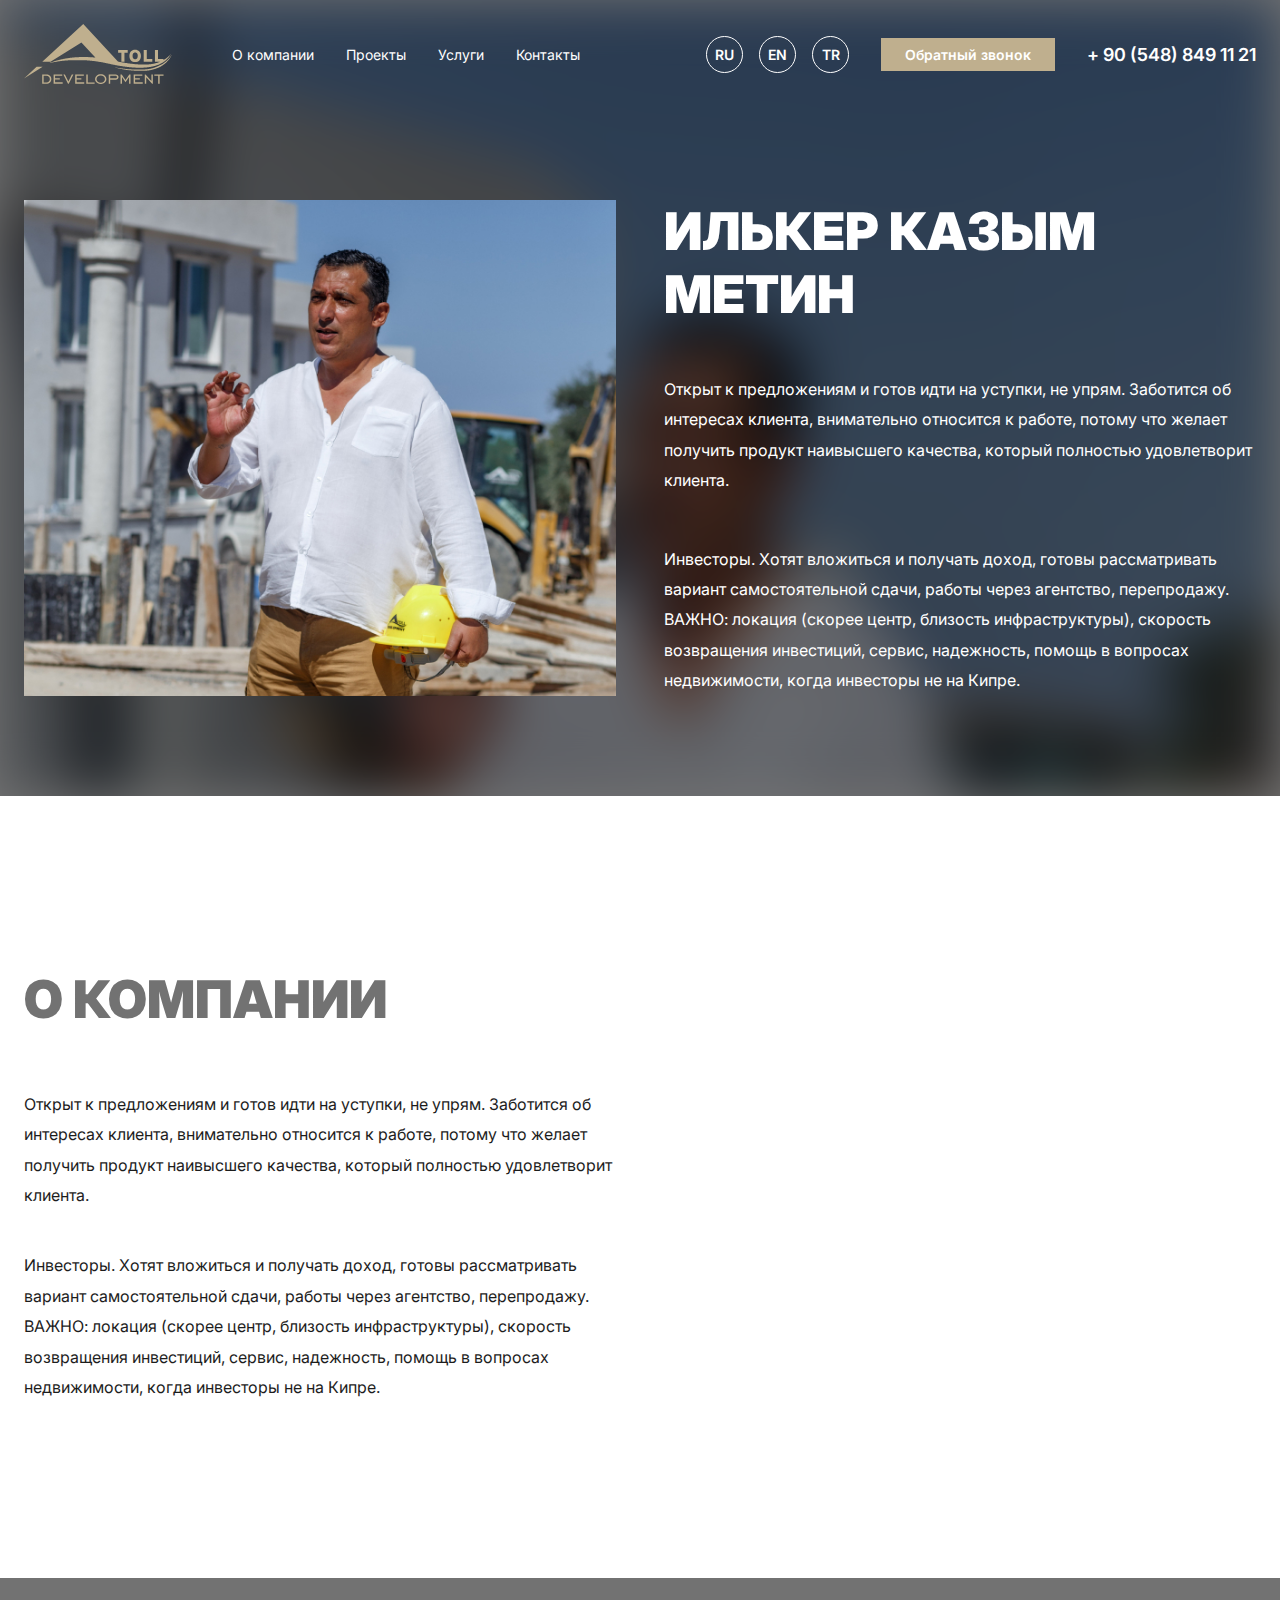
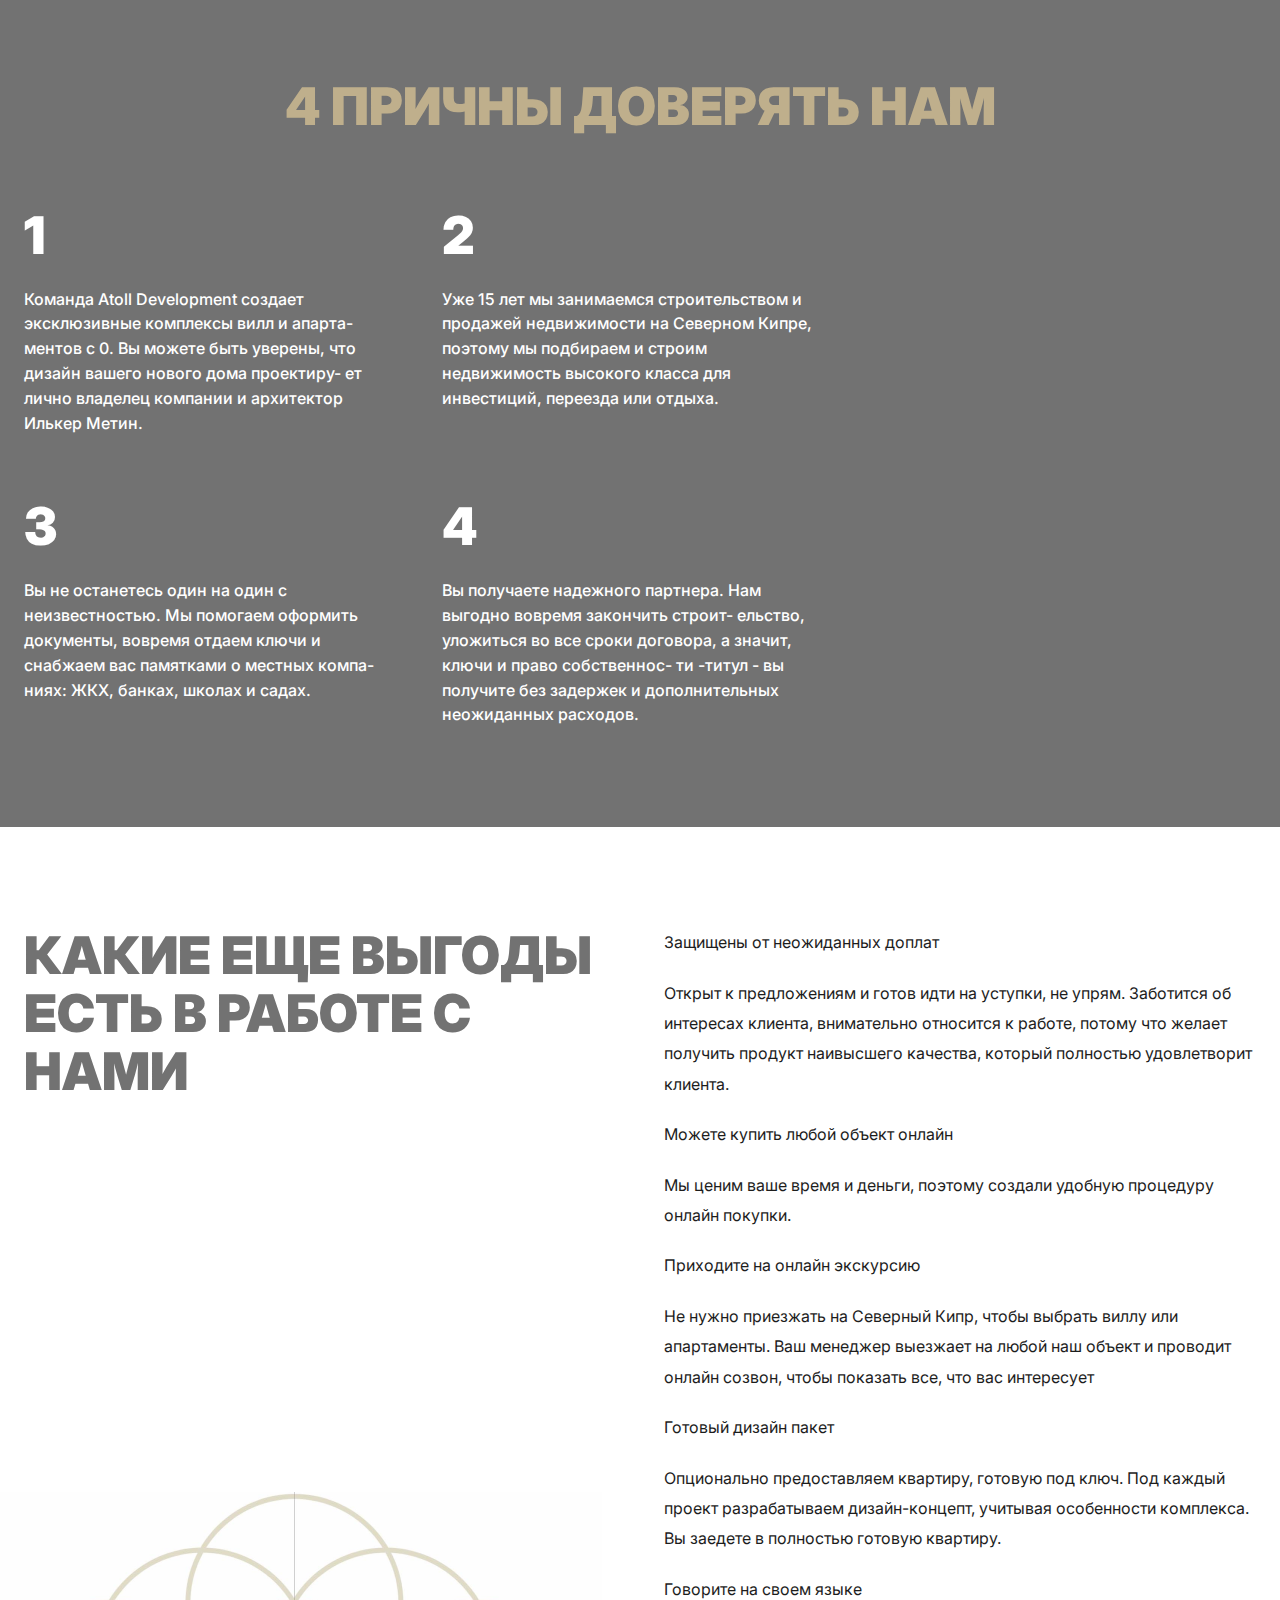
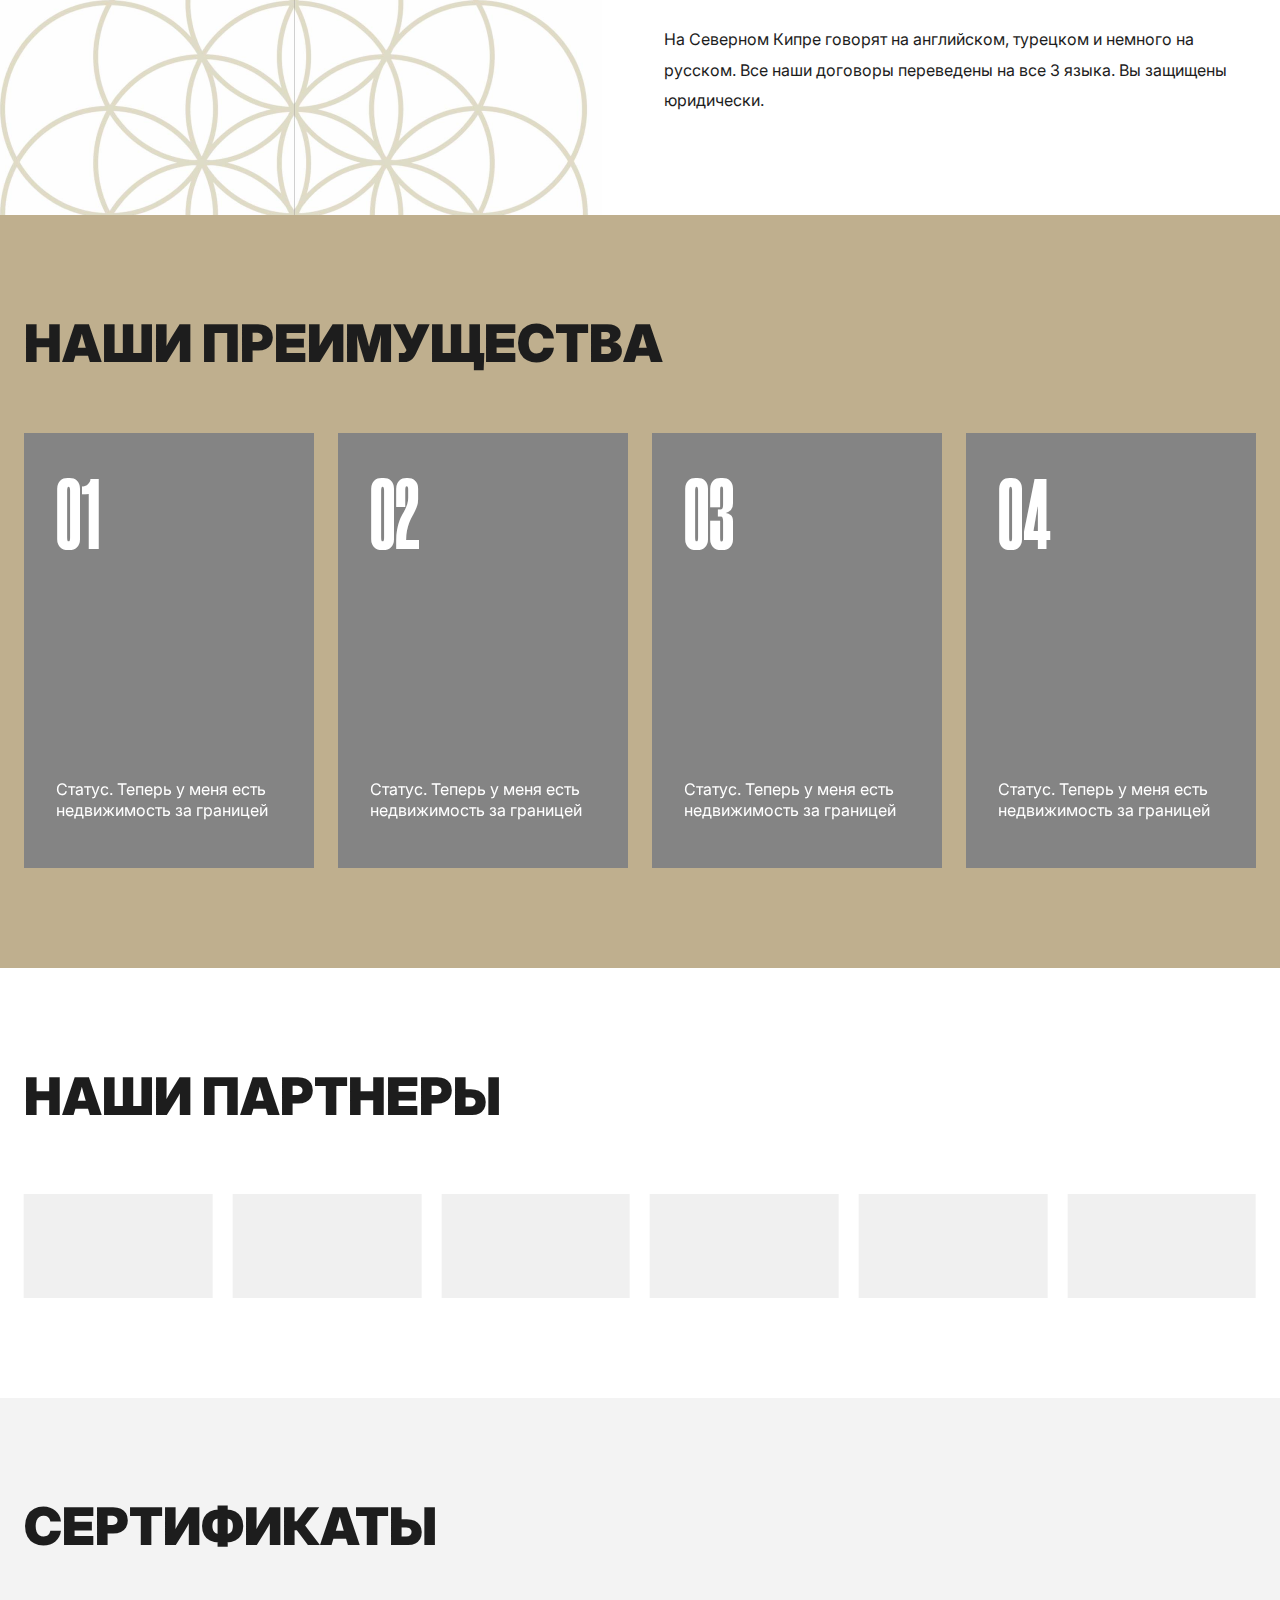
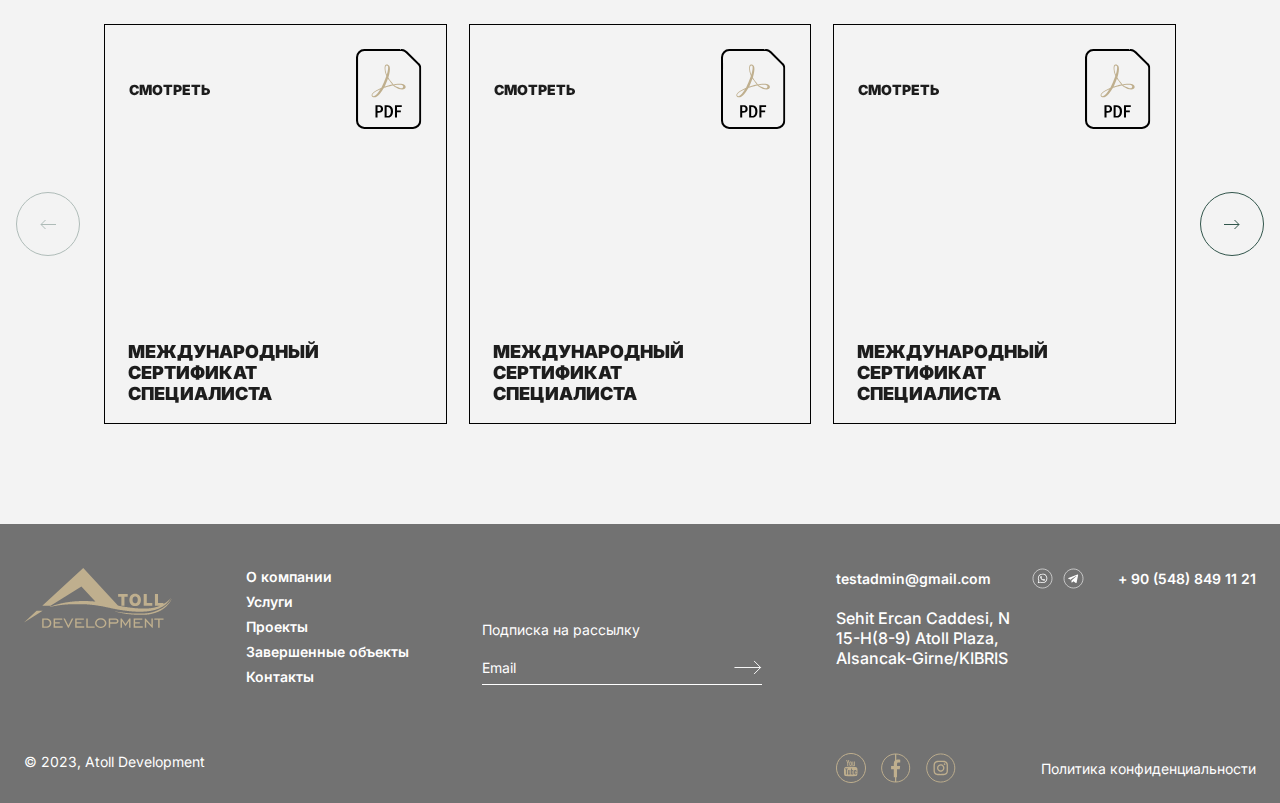
<file: about.html>
<!DOCTYPE html>
<html lang="ru">
	<head>
		<meta http-equiv="Content-Type" content="text/html; charset=utf-8">

		<!-- Адаптирование страницы для мобильных устройств -->
		<meta name="viewport" content="width=device-width, initial-scale=1, maximum-scale=1">

		<!-- Запрет распознования номера телефона -->
		<meta name="format-detection" content="telephone=no">
		<meta name="SKYPE_TOOLBAR" content ="SKYPE_TOOLBAR_PARSER_COMPATIBLE">

		<!-- Заголовок страницы -->
		<title>Заголовок страницы</title>

		<!-- Данное значение часто используют(использовали) поисковые системы -->
		<meta name="description" content="">
		<meta name="keywords" content="">

		<!-- Изменение цвета панели моб. браузера -->
		<meta name="msapplication-TileColor" content="#6AB12F">
		<meta name="theme-color" content="#6AB12F">

		<!-- Подключение шрифтов с гугла -->
		<link rel="preconnect" href="https://fonts.googleapis.com">
		<link rel="preconnect" href="https://fonts.gstatic.com" crossorigin>
		<link href="https://fonts.googleapis.com/css2?family=Inter:wght@100;200;300;400;500;600;700;800;900&display=swap" rel="stylesheet">

		<!-- Подключение файлов стилей -->
		<link rel="stylesheet" href="css/swiper-bundle.min.css" async>
		<link rel="stylesheet" href="css/swiper.css" async>
		<link rel="stylesheet" href="css/fancybox.css" async>
		<link rel="stylesheet" href="css/styles.css" async>

		<link rel="stylesheet" href="css/response_1899.css" media="print, (max-width: 1899px)" async>
		<link rel="stylesheet" href="css/response_1439.css" media="print, (max-width: 1439px)" async>
		<link rel="stylesheet" href="css/response_1279.css" media="print, (max-width: 1279px)" async>
		<link rel="stylesheet" href="css/response_1023.css" media="print, (max-width: 1023px)" async>
		<link rel="stylesheet" href="css/response_767.css" media="print, (max-width: 767px)" async>
		<link rel="stylesheet" href="css/response_479.css" media="(max-width: 479px)" async>
	</head>

	<body>
		<div class="wrap">
			<div class="main">
				<header class="absolute">
					<button class="mob_close_btn"></button>

					<div class="scroll">
						<div class="cont row">
							<a href="/" class="logo">
								<img src="images/logo.svg" alt="">
							</a>

							<nav class="menu row">
								<div class="menu_item">
									<a href="/">О компании</a>
								</div>

								<div class="menu_item">
									<a href="/">Проекты</a>
								</div>

								<div class="menu_item">
									<a href="/">Услуги</a>
								</div>

								<div class="menu_item">
									<a href="/">Контакты</a>
								</div>
							</nav>

							<div class="langs">
								<div><a href="/">RU</a></div>
								<div><a href="/">EN</a></div>
								<div><a href="/">TR</a></div>
							</div>

							<button class="callback_btn modal_btn" data-modal="order_modal">Обратный звонок</button>

							<div class="phone">
								<a href="tel:+905488491121">+ 90 (548) 849 11 21</a>
							</div>
						</div>
					</div>
				</header>


				<section class="mob_header absolute">
					<div class="cont row">
						<a href="/" class="logo">
							<img src="images/logo.svg" alt="">
						</a>

						<div class="phone">
							<a href="tel:+905488491121">+ 90 (548) 849 11 21</a>
						</div>

						<button class="mob_menu_btn">
							<span></span>
						</button>
					</div>
				</section>


				<section class="about_head">
					<div class="cont row mini">
						<div class="photo">
							<img data-src="images/tmp/about_head_photo.jpg" alt="" class="lazyload">
						</div>

						<div class="data">
							<div class="name">Илькер  Казым  Метин</div>

							<div class="desc">
								<p>Открыт к предложениям и готов идти на уступки, не упрям. Заботится об интересах клиента, внимательно относится к работе, потому что желает получить продукт наивысшего качества, который полностью удовлетворит клиента.</p>

								<p>Инвесторы. Хотят вложиться и получать доход, готовы рассматривать вариант самостоятельной сдачи, работы через агентство, перепродажу. ВАЖНО: локация (скорее центр, близость инфраструктуры), скорость возвращения инвестиций, сервис, надежность, помощь в вопросах недвижимости, когда инвесторы не на Кипре.</p>
							</div>
						</div>
					</div>

					<img data-src="images/tmp/bg_about_head.jpg" alt="" class="bg lazyload">
				</section>


				<section class="about_info block">
					<div class="cont mini row">
						<div class="data">
							<div class="block_head">
								<div class="title">О компании</div>
							</div>

							<div class="text_block">
								<p>Открыт к предложениям и готов идти на уступки, не упрям. Заботится об интересах клиента, внимательно относится к работе, потому что желает получить продукт наивысшего качества, который полностью удовлетворит клиента.</p>

								<p>Инвесторы. Хотят вложиться и получать доход, готовы рассматривать вариант самостоятельной сдачи, работы через агентство, перепродажу. ВАЖНО: локация (скорее центр, близость инфраструктуры), скорость возвращения инвестиций, сервис, надежность, помощь в вопросах недвижимости, когда инвесторы не на Кипре.</p>
							</div>
						</div>

						<div class="image">
							<img data-src="images/bg_advantages.png" alt="" class="lazyload">
						</div>
					</div>
				</section>


				<section class="reasons">
					<div class="cont mini">
						<div class="block_head center">
							<div class="title">4 причны доверять нам</div>
						</div>

						<div class="row">
							<div class="item">
								<div class="number">1</div>

								<div class="desc">Команда Atoll Development создает эксклюзивные комплексы вилл и апарта- ментов с 0. Вы можете быть уверены, что дизайн вашего нового дома проектиру- ет лично владелец компании и архитектор Илькер Метин.</div>
							</div>

							<div class="item">
								<div class="number">2</div>

								<div class="desc">Уже 15 лет мы занимаемся строительством и продажей недвижимости на Северном Кипре, поэтому мы подбираем и строим недвижимость высокого класса для инвестиций, переезда или отдыха.</div>
							</div>

							<div class="item">
								<div class="number">3</div>

								<div class="desc">Вы не останетесь один на один с неизвестностью. Мы помогаем оформить документы, вовремя отдаем ключи и снабжаем вас памятками о местных компа- ниях: ЖКХ, банках, школах и садах.</div>
							</div>

							<div class="item">
								<div class="number">4</div>

								<div class="desc">Вы получаете надежного партнера. Нам выгодно вовремя закончить строит- ельство, уложиться во все сроки договора, а значит, ключи и право собственнос- ти -титул - вы получите без задержек и дополнительных неожиданных расходов.</div>
							</div>
						</div>
					</div>

					<img data-src="images/tmp/reasons_img.jpg" alt="" class="img lazyload">
				</section>


				<section class="benefits">
					<div class="cont mini row">
						<div class="block_head">
							<div class="title">какие еще выгоды есть в работе с нами</div>
						</div>

						<div class="text_block">
							<p>Защищены от неожиданных доплат</p>

							<p>Открыт к предложениям и готов идти на уступки, не упрям. Заботится об интересах клиента, внимательно относится к работе, потому что желает получить продукт наивысшего качества, который полностью удовлетворит клиента.</p>

							<p>Можете купить любой объект онлайн</p>

							<p>Мы ценим ваше время и деньги, поэтому создали удобную процедуру онлайн покупки.</p>

							<p>Приходите на онлайн экскурсию</p>

							<p>Не нужно приезжать на Северный Кипр, чтобы выбрать виллу или апартаменты. Ваш менеджер выезжает на любой наш объект и проводит онлайн созвон, чтобы показать все, что вас интересует</p>

							<p>Готовый дизайн пакет</p>

							<p>Опционально предоставляем квартиру, готовую под ключ. Под каждый проект разрабатываем дизайн-концепт, учитывая особенности комплекса. Вы заедете в полностью готовую квартиру.</p>

							<p>Говорите на своем языке</p>

							<p>На Северном Кипре говорят на английском, турецком и немного на русском. Все наши договоры переведены на все 3 языка. Вы защищены юридически.</p>
						</div>
					</div>
				</section>


				<section class="advantages block">
					<div class="cont mini">
						<div class="block_head black">
							<div class="title">наши преимущества</div>
						</div>

						<div class="row">
							<div class="item">
								<div class="number"></div>

								<div class="name">Статус. Теперь у меня есть недвижимость за границей</div>

								<div class="thumb">
									<img data-src="images/tmp/advantage_thumb1.jpg" alt="" class="lazyload">
								</div>
							</div>

							<div class="item">
								<div class="number"></div>

								<div class="name">Статус. Теперь у меня есть недвижимость за границей</div>

								<div class="thumb">
									<img data-src="images/tmp/advantage_thumb2.jpg" alt="" class="lazyload">
								</div>
							</div>

							<div class="item">
								<div class="number"></div>

								<div class="name">Статус. Теперь у меня есть недвижимость за границей</div>

								<div class="thumb">
									<img data-src="images/tmp/advantage_thumb3.jpg" alt="" class="lazyload">
								</div>
							</div>

							<div class="item">
								<div class="number"></div>

								<div class="name">Статус. Теперь у меня есть недвижимость за границей</div>

								<div class="thumb">
									<img data-src="images/tmp/advantage_thumb4.jpg" alt="" class="lazyload">
								</div>
							</div>
						</div>
					</div>
				</section>


				<section class="partners block">
					<div class="cont mini">
						<div class="block_head">
							<div class="title">Наши партнеры</div>
						</div>
					</div>

					<div class="cont">
						<div class="swiper">
							<div class="swiper-wrapper">
								<div class="swiper-slide">
									<div class="item">
										<img data-src="images/tmp/partner_logo1.png" alt="" class="swiper-lazy">
									</div>
								</div>

								<div class="swiper-slide">
									<div class="item">
										<img data-src="images/tmp/partner_logo2.png" alt="" class="swiper-lazy">
									</div>
								</div>

								<div class="swiper-slide">
									<div class="item">
										<img data-src="images/tmp/partner_logo3.png" alt="" class="swiper-lazy">
									</div>
								</div>

								<div class="swiper-slide">
									<div class="item">
										<img data-src="images/tmp/partner_logo4.png" alt="" class="swiper-lazy">
									</div>
								</div>

								<div class="swiper-slide">
									<div class="item">
										<img data-src="images/tmp/partner_logo5.png" alt="" class="swiper-lazy">
									</div>
								</div>

								<div class="swiper-slide">
									<div class="item">
										<img data-src="images/tmp/partner_logo6.png" alt="" class="swiper-lazy">
									</div>
								</div>

								<div class="swiper-slide">
									<div class="item">
										<img data-src="images/tmp/partner_logo7.png" alt="" class="swiper-lazy">
									</div>
								</div>
							</div>
						</div>
					</div>

					<img data-src="images/tmp/bg_payment_info.png" alt="" class="bg lazyload">
				</section>


				<section class="certs">
					<div class="cont mini">
						<div class="block_head">
							<div class="title">Сертификаты</div>
						</div>

						<div class="swiper">
							<div class="swiper-wrapper">
								<div class="swiper-slide">
									<a href="/" class="cert">
										<div class="action">Смотреть</div>

										<img src="images/ic_pdf.svg" alt="" class="icon">

										<div class="name">международный сертификат специалиста</div>
									</a>
								</div>

								<div class="swiper-slide">
									<a href="/" class="cert">
										<div class="action">Смотреть</div>

										<img src="images/ic_pdf.svg" alt="" class="icon">

										<div class="name">международный сертификат специалиста</div>
									</a>
								</div>

								<div class="swiper-slide">
									<a href="/" class="cert">
										<div class="action">Смотреть</div>

										<img src="images/ic_pdf.svg" alt="" class="icon">

										<div class="name">международный сертификат специалиста</div>
									</a>
								</div>

								<div class="swiper-slide">
									<a href="/" class="cert">
										<div class="action">Смотреть</div>

										<img src="images/ic_pdf.svg" alt="" class="icon">

										<div class="name">международный сертификат специалиста</div>
									</a>
								</div>

								<div class="swiper-slide">
									<a href="/" class="cert">
										<div class="action">Смотреть</div>

										<img src="images/ic_pdf.svg" alt="" class="icon">

										<div class="name">международный сертификат специалиста</div>
									</a>
								</div>

								<div class="swiper-slide">
									<a href="/" class="cert">
										<div class="action">Смотреть</div>

										<img src="images/ic_pdf.svg" alt="" class="icon">

										<div class="name">международный сертификат специалиста</div>
									</a>
								</div>
							</div>

							<div class="swiper-button-prev">
								<svg class="icon"><use xlink:href="images/sprite.svg#ic_arrow_hor2"></use></svg>
							</div>

							<div class="swiper-button-next">
								<svg class="icon"><use xlink:href="images/sprite.svg#ic_arrow_hor2"></use></svg>
							</div>
						</div>
					</div>

					<img data-src="images/bg_certs.jpg" alt="" class="bg lazyload">
				</section>
			</div>


			<footer>
				<div class="cont mini row">
					<div class="logo">
						<img src="images/logo.svg" alt="">
					</div>

					<div class="links">
						<div><a href="/">О компании</a></div>
						<div><a href="/">Услуги</a></div>
						<div><a href="/">Проекты</a></div>
						<div><a href="/">Завершенные объекты</a></div>
						<div><a href="/">Контакты</a></div>
					</div>

					<div class="subscribe">
						<div class="title">Подписка на рассылку</div>

						<form action="">
							<input type="email" name="" value="" class="input" placeholder="Email">

							<button type="submit" class="submit_btn">
								<svg class="icon"><use xlink:href="images/sprite.svg#ic_arrow_hor"></use></svg>
							</button>
						</form>
					</div>

					<div class="contacts col_right">
						<div class="email">
							<a href="mailto:testadmin@gmail.com">testadmin@gmail.com</a>
						</div>

						<div class="messengers">
							<a href="/" target="_blank" rel="noopener nofollow">
								<svg class="icon"><use xlink:href="images/sprite.svg#ic_whatsapp"></use></svg>
							</a>

							<a href="/" target="_blank" rel="noopener nofollow">
								<svg class="icon"><use xlink:href="images/sprite.svg#ic_telegram"></use></svg>
							</a>
						</div>

						<div class="phone">
							<a href="tel:+905488491121">+ 90 (548) 849 11 21</a>
						</div>

						<div class="location">
							Sehit Ercan Caddesi, N<br> 15-H(8-9) Atoll Plaza,<br> Alsancak-Girne/KIBRIS
						</div>
					</div>
				</div>

				<div class="cont mini row">
					<div class="copyright">&copy; 2023, Atoll Development </div>

					<div class="col_right">
						<div class="socials">
							<a href="/" target="_blank" rel="noopener nofollow">
								<svg class="icon"><use xlink:href="images/sprite.svg#ic_youtube"></use></svg>
							</a>

							<a href="/" target="_blank" rel="noopener nofollow">
								<svg class="icon"><use xlink:href="images/sprite.svg#ic_fb"></use></svg>
							</a>

							<a href="/" target="_blank" rel="noopener nofollow">
								<svg class="icon"><use xlink:href="images/sprite.svg#ic_instagram"></use></svg>
							</a>
						</div>

						<div class="privacy_policy_link">
							<a href="/">Политика конфиденциальности</a>
						</div>
					</div>
				</div>
			</footer>


			<div class="overlay"></div>
		</div>


		<section class="modal" id="order_modal">
			<div class="modal_title">оставить заявку </div>

			<form action="" class="form">
				<div class="line">
					<div class="label">Ваше имя</div>

					<div class="field">
						<input type="text" name="" value="" class="input">
					</div>
				</div>

				<div class="line">
					<div class="label">Ваш телефон</div>

					<div class="field">
						<input type="text" name="" value="" class="input" placeholder="+ 7(___) ___ __ __">
					</div>
				</div>

				<div class="submit">
					<button type="submit" class="submit_btn">оставить заявку на расчет</button>
				</div>
			</form>
		</section>


		<!-- Подключение javascript файлов -->
		<script src="js/jquery-3.6.3.min.js"></script>
		<script src="js/functions.js"></script>
		<script src="js/swiper-bundle.min.js"></script>
		<script src="js/fancybox.js"></script>
		<script src="js/imask.js"></script>
		<script src="js/scripts.js"></script>
	</body>
</html>
</file>
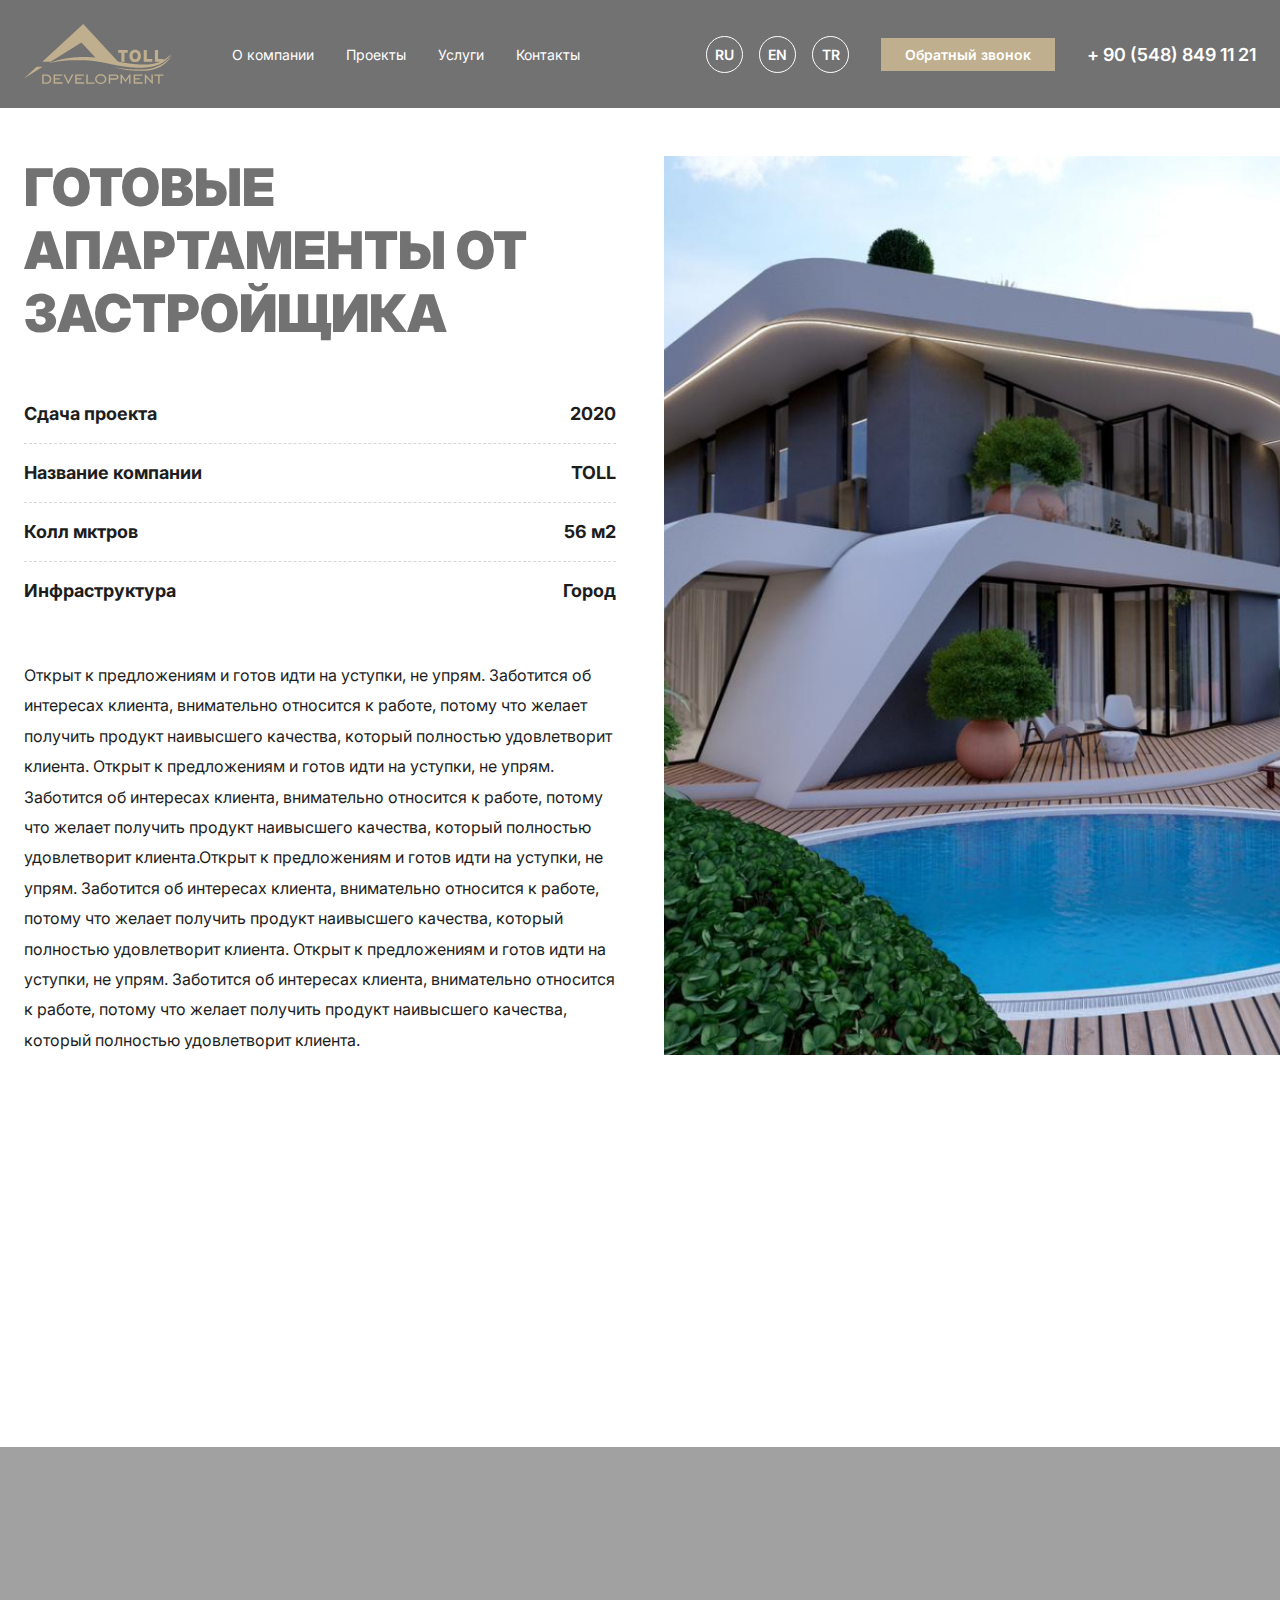
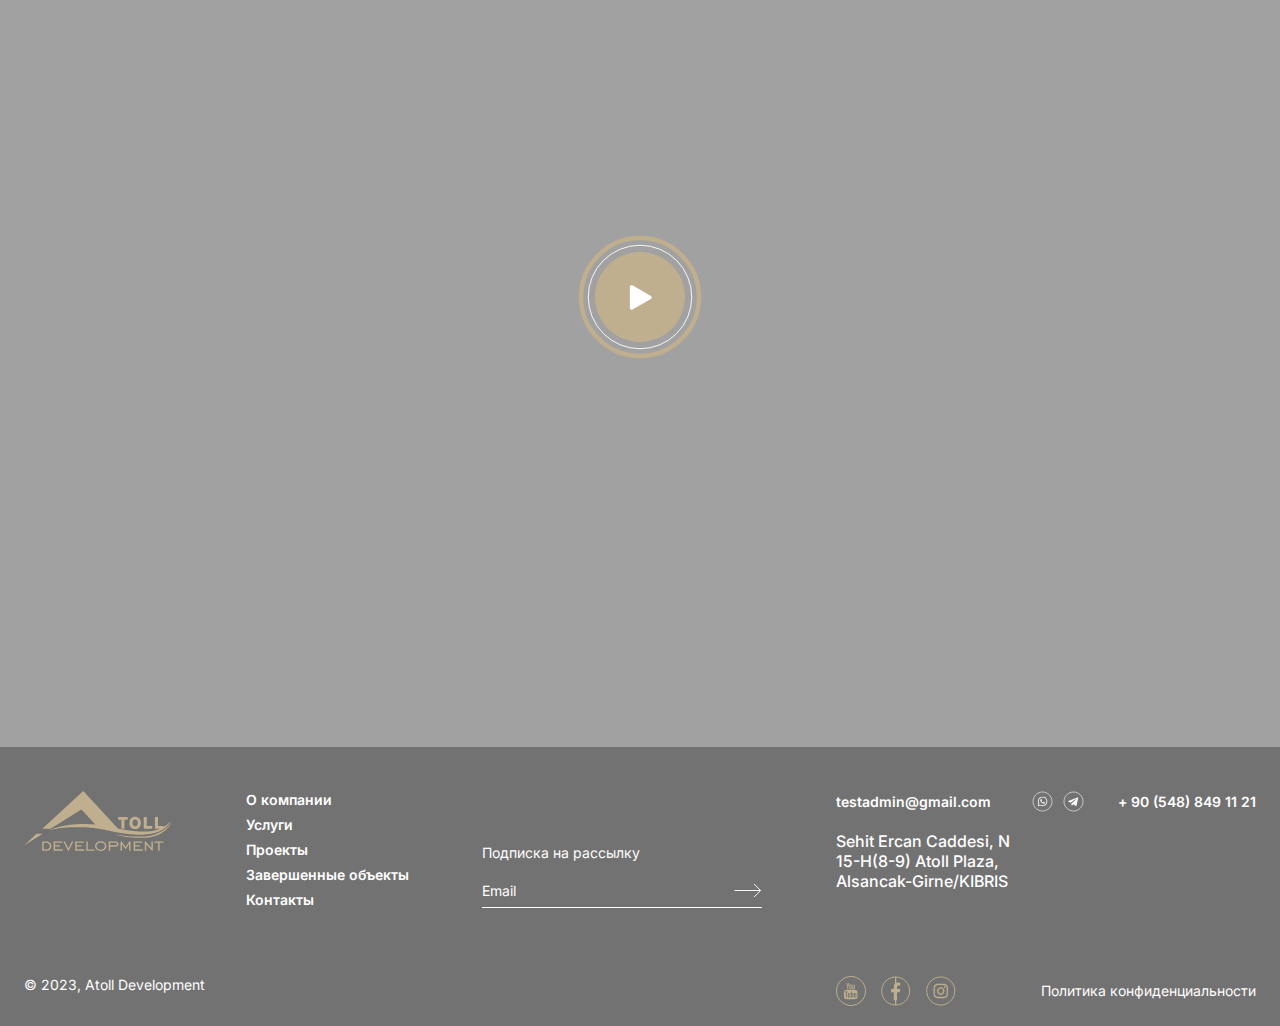
<file: completed_project.html>
<!DOCTYPE html>
<html lang="ru">
	<head>
		<meta http-equiv="Content-Type" content="text/html; charset=utf-8">

		<!-- Адаптирование страницы для мобильных устройств -->
		<meta name="viewport" content="width=device-width, initial-scale=1, maximum-scale=1">

		<!-- Запрет распознования номера телефона -->
		<meta name="format-detection" content="telephone=no">
		<meta name="SKYPE_TOOLBAR" content ="SKYPE_TOOLBAR_PARSER_COMPATIBLE">

		<!-- Заголовок страницы -->
		<title>Заголовок страницы</title>

		<!-- Данное значение часто используют(использовали) поисковые системы -->
		<meta name="description" content="">
		<meta name="keywords" content="">

		<!-- Изменение цвета панели моб. браузера -->
		<meta name="msapplication-TileColor" content="#6AB12F">
		<meta name="theme-color" content="#6AB12F">

		<!-- Подключение шрифтов с гугла -->
		<link rel="preconnect" href="https://fonts.googleapis.com">
		<link rel="preconnect" href="https://fonts.gstatic.com" crossorigin>
		<link href="https://fonts.googleapis.com/css2?family=Inter:wght@100;200;300;400;500;600;700;800;900&display=swap" rel="stylesheet">

		<!-- Подключение файлов стилей -->
		<link rel="stylesheet" href="css/swiper-bundle.min.css" async>
		<link rel="stylesheet" href="css/swiper.css" async>
		<link rel="stylesheet" href="css/fancybox.css" async>
		<link rel="stylesheet" href="css/styles.css" async>

		<link rel="stylesheet" href="css/response_1899.css" media="print, (max-width: 1899px)" async>
		<link rel="stylesheet" href="css/response_1439.css" media="print, (max-width: 1439px)" async>
		<link rel="stylesheet" href="css/response_1279.css" media="print, (max-width: 1279px)" async>
		<link rel="stylesheet" href="css/response_1023.css" media="print, (max-width: 1023px)" async>
		<link rel="stylesheet" href="css/response_767.css" media="print, (max-width: 767px)" async>
		<link rel="stylesheet" href="css/response_479.css" media="(max-width: 479px)" async>
	</head>

	<body>
		<div class="wrap">
			<div class="main">
				<header>
					<button class="mob_close_btn"></button>

					<div class="scroll">
						<div class="cont row">
							<a href="/" class="logo">
								<img src="images/logo.svg" alt="">
							</a>

							<nav class="menu row">
								<div class="menu_item">
									<a href="/">О компании</a>
								</div>

								<div class="menu_item">
									<a href="/">Проекты</a>
								</div>

								<div class="menu_item">
									<a href="/">Услуги</a>
								</div>

								<div class="menu_item">
									<a href="/">Контакты</a>
								</div>
							</nav>

							<div class="langs">
								<div><a href="/">RU</a></div>
								<div><a href="/">EN</a></div>
								<div><a href="/">TR</a></div>
							</div>

							<button class="callback_btn modal_btn" data-modal="order_modal">Обратный звонок</button>

							<div class="phone">
								<a href="tel:+905488491121">+ 90 (548) 849 11 21</a>
							</div>
						</div>
					</div>
				</header>


				<section class="mob_header">
					<div class="cont row">
						<a href="/" class="logo">
							<img src="images/logo.svg" alt="">
						</a>

						<div class="phone">
							<a href="tel:+905488491121">+ 90 (548) 849 11 21</a>
						</div>

						<button class="mob_menu_btn">
							<span></span>
						</button>
					</div>
				</section>


				<section class="completed_project_info block">
					<div class="cont row mini">
						<div class="data">
							<h1 class="project_name">готовые апартаменты от застройщика</h1>

							<div class="features">
								<div>
									<div class="label">Сдача проекта</div>
									<div class="val">2020</div>
								</div>

								<div>
									<div class="label">Название компании</div>
									<div class="val">TOLL</div>
								</div>

								<div>
									<div class="label">Колл мктров</div>
									<div class="val">56 м2</div>
								</div>

								<div>
									<div class="label">Инфраструктура</div>
									<div class="val">Город</div>
								</div>
							</div>

							<div class="desc text_block">
								<p>Открыт к предложениям и готов идти на уступки, не упрям. Заботится об интересах клиента, внимательно относится к работе, потому что желает получить продукт наивысшего качества, который полностью удовлетворит клиента. Открыт к предложениям и готов идти на уступки, не упрям. Заботится об интересах клиента, внимательно относится к работе, потому что желает получить продукт наивысшего качества, который полностью удовлетворит клиента.Открыт к предложениям и готов идти на уступки, не упрям. Заботится об интересах клиента, внимательно относится к работе, потому что желает получить продукт наивысшего качества, который полностью удовлетворит клиента. Открыт к предложениям и готов идти на уступки, не упрям. Заботится об интересах клиента, внимательно относится к работе, потому что желает получить продукт наивысшего качества, который полностью удовлетворит клиента.</p>
							</div>
						</div>

						<div class="image">
							<img data-src="images/tmp/project_img1.jpg" alt="" class="lazyload">
						</div>

						<div class="images">
							<div class="row">
								<div><a href="images/tmp/project_img2.jpg" class="fancy_img">
									<img data-src="images/tmp/project_img2.jpg" alt="" class="lazyload">
								</a></div>

								<div><a href="images/tmp/project_img3.jpg" class="fancy_img">
									<img data-src="images/tmp/project_img3.jpg" alt="" class="lazyload">
								</a></div>

								<div><a href="images/tmp/project_img4.jpg" class="fancy_img">
									<img data-src="images/tmp/project_img4.jpg" alt="" class="lazyload">
								</a></div>

								<div><a href="images/tmp/project_img5.jpg" class="fancy_img">
									<img data-src="images/tmp/project_img5.jpg" alt="" class="lazyload">
								</a></div>

								<div><a href="images/tmp/project_img6.jpg" class="fancy_img">
									<img data-src="images/tmp/project_img6.jpg" alt="" class="lazyload">
								</a></div>
							</div>
						</div>
					</div>
				</section>


				<section class="video">
					<a href="/" class="link">
						<div class="thumb">
							<img data-src="images/tmp/video_thumb.jpg" alt="" class="lazyload">

							<div class="icon">
								<svg><use xlink:href="images/sprite.svg#ic_video_play"></use></svg>
							</div>
						</div>
					</a>
				</section>
			</div>


			<footer>
				<div class="cont mini row">
					<div class="logo">
						<img src="images/logo.svg" alt="">
					</div>

					<div class="links">
						<div><a href="/">О компании</a></div>
						<div><a href="/">Услуги</a></div>
						<div><a href="/">Проекты</a></div>
						<div><a href="/">Завершенные объекты</a></div>
						<div><a href="/">Контакты</a></div>
					</div>

					<div class="subscribe">
						<div class="title">Подписка на рассылку</div>

						<form action="">
							<input type="email" name="" value="" class="input" placeholder="Email">

							<button type="submit" class="submit_btn">
								<svg class="icon"><use xlink:href="images/sprite.svg#ic_arrow_hor"></use></svg>
							</button>
						</form>
					</div>

					<div class="contacts col_right">
						<div class="email">
							<a href="mailto:testadmin@gmail.com">testadmin@gmail.com</a>
						</div>

						<div class="messengers">
							<a href="/" target="_blank" rel="noopener nofollow">
								<svg class="icon"><use xlink:href="images/sprite.svg#ic_whatsapp"></use></svg>
							</a>

							<a href="/" target="_blank" rel="noopener nofollow">
								<svg class="icon"><use xlink:href="images/sprite.svg#ic_telegram"></use></svg>
							</a>
						</div>

						<div class="phone">
							<a href="tel:+905488491121">+ 90 (548) 849 11 21</a>
						</div>

						<div class="location">
							Sehit Ercan Caddesi, N<br> 15-H(8-9) Atoll Plaza,<br> Alsancak-Girne/KIBRIS
						</div>
					</div>
				</div>

				<div class="cont mini row">
					<div class="copyright">&copy; 2023, Atoll Development </div>

					<div class="col_right">
						<div class="socials">
							<a href="/" target="_blank" rel="noopener nofollow">
								<svg class="icon"><use xlink:href="images/sprite.svg#ic_youtube"></use></svg>
							</a>

							<a href="/" target="_blank" rel="noopener nofollow">
								<svg class="icon"><use xlink:href="images/sprite.svg#ic_fb"></use></svg>
							</a>

							<a href="/" target="_blank" rel="noopener nofollow">
								<svg class="icon"><use xlink:href="images/sprite.svg#ic_instagram"></use></svg>
							</a>
						</div>

						<div class="privacy_policy_link">
							<a href="/">Политика конфиденциальности</a>
						</div>
					</div>
				</div>
			</footer>


			<div class="overlay"></div>
		</div>


		<section class="modal" id="order_modal">
			<div class="modal_title">оставить заявку </div>

			<form action="" class="form">
				<div class="line">
					<div class="label">Ваше имя</div>

					<div class="field">
						<input type="text" name="" value="" class="input">
					</div>
				</div>

				<div class="line">
					<div class="label">Ваш телефон</div>

					<div class="field">
						<input type="text" name="" value="" class="input" placeholder="+ 7(___) ___ __ __">
					</div>
				</div>

				<div class="submit">
					<button type="submit" class="submit_btn">оставить заявку на расчет</button>
				</div>
			</form>
		</section>


		<!-- Подключение javascript файлов -->
		<script src="js/jquery-3.6.3.min.js"></script>
		<script src="js/functions.js"></script>
		<script src="js/swiper-bundle.min.js"></script>
		<script src="js/fancybox.js"></script>
		<script src="js/imask.js"></script>
		<script src="js/scripts.js"></script>
	</body>
</html>
</file>
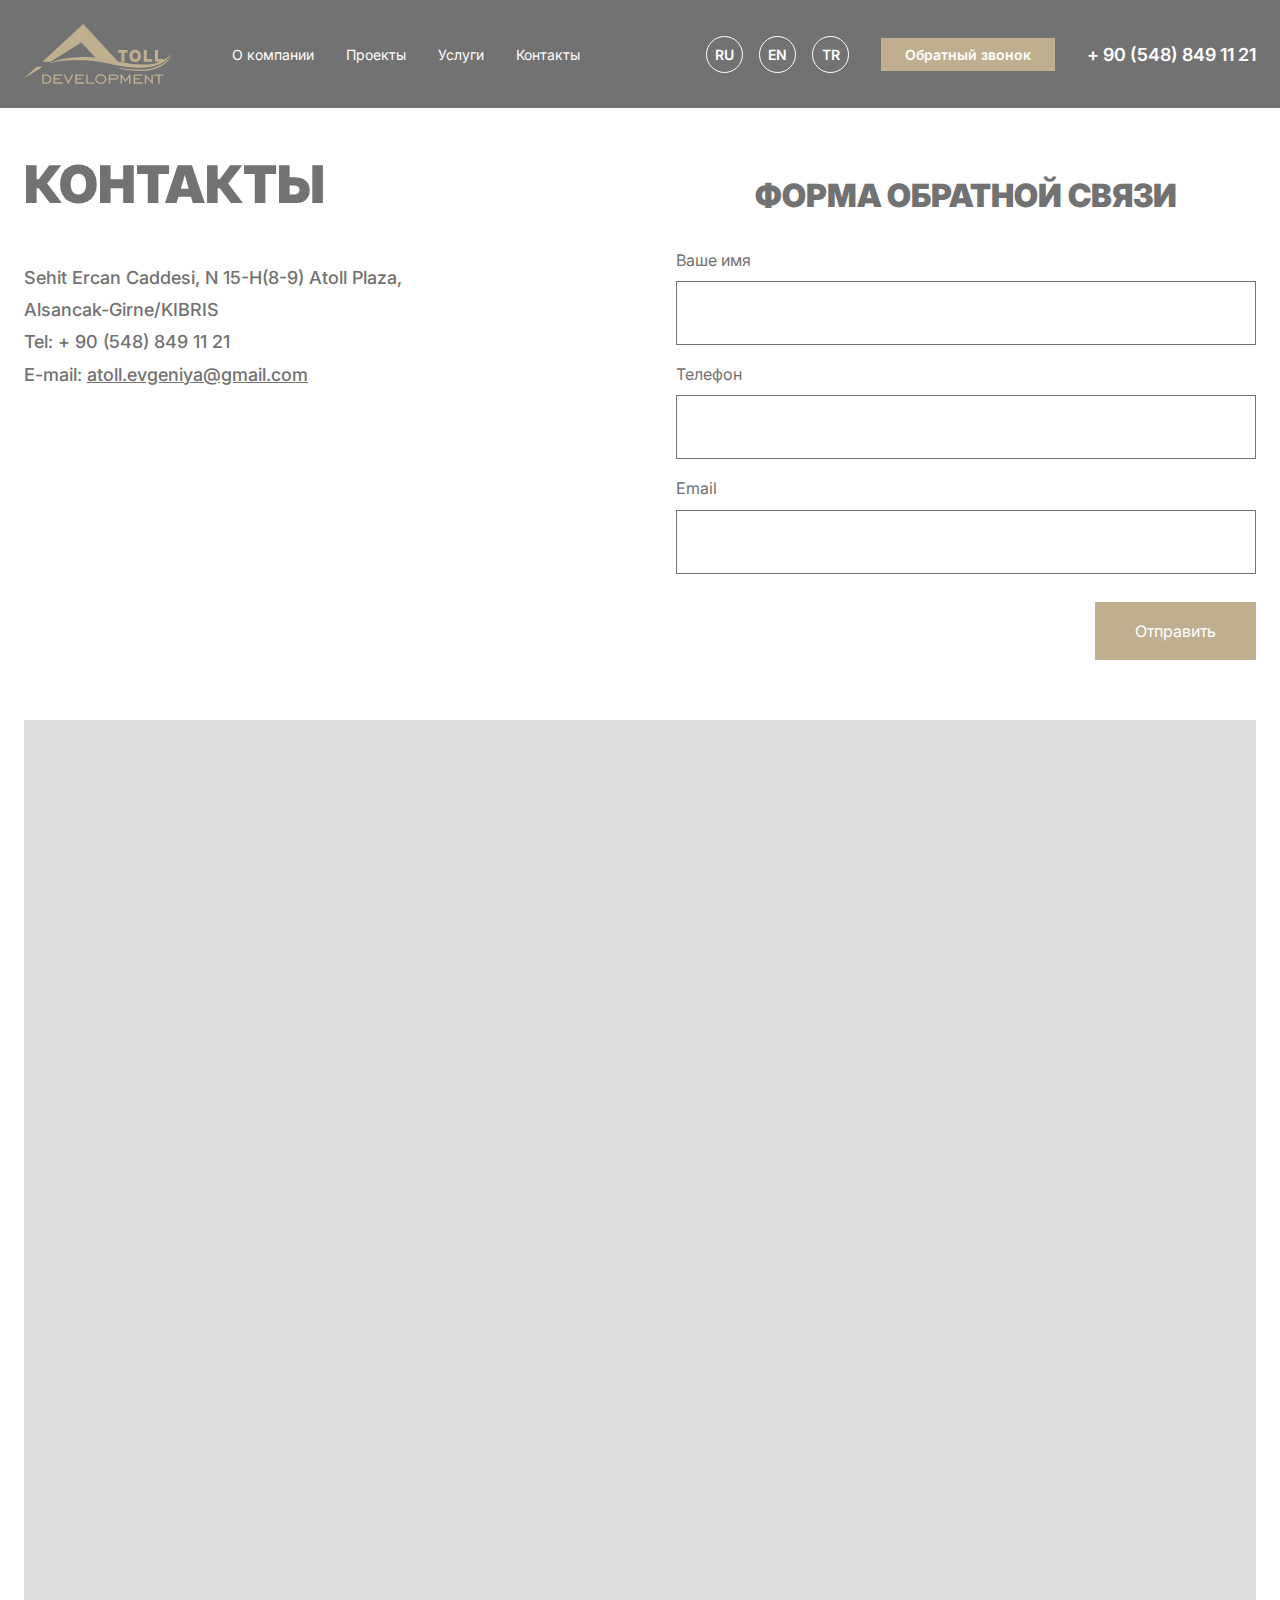
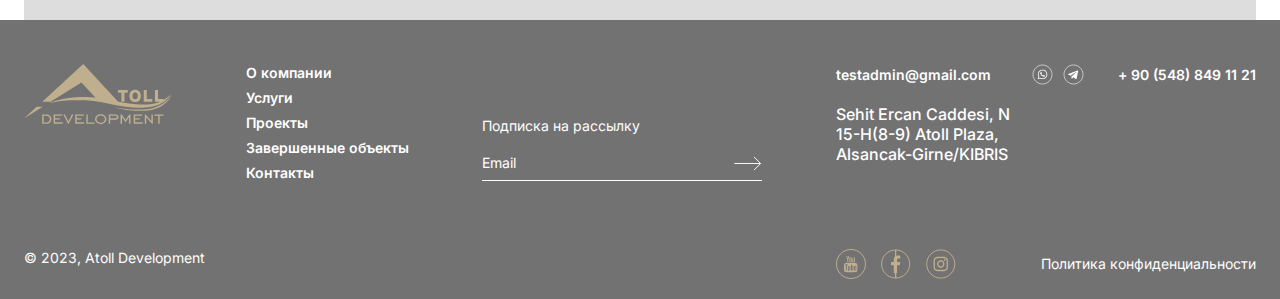
<file: contacts.html>
<!DOCTYPE html>
<html lang="ru">
	<head>
		<meta http-equiv="Content-Type" content="text/html; charset=utf-8">

		<!-- Адаптирование страницы для мобильных устройств -->
		<meta name="viewport" content="width=device-width, initial-scale=1, maximum-scale=1">

		<!-- Запрет распознования номера телефона -->
		<meta name="format-detection" content="telephone=no">
		<meta name="SKYPE_TOOLBAR" content ="SKYPE_TOOLBAR_PARSER_COMPATIBLE">

		<!-- Заголовок страницы -->
		<title>Заголовок страницы</title>

		<!-- Данное значение часто используют(использовали) поисковые системы -->
		<meta name="description" content="">
		<meta name="keywords" content="">

		<!-- Изменение цвета панели моб. браузера -->
		<meta name="msapplication-TileColor" content="#6AB12F">
		<meta name="theme-color" content="#6AB12F">

		<!-- Подключение шрифтов с гугла -->
		<link rel="preconnect" href="https://fonts.googleapis.com">
		<link rel="preconnect" href="https://fonts.gstatic.com" crossorigin>
		<link href="https://fonts.googleapis.com/css2?family=Inter:wght@100;200;300;400;500;600;700;800;900&display=swap" rel="stylesheet">

		<!-- Подключение файлов стилей -->
		<link rel="stylesheet" href="css/swiper-bundle.min.css" async>
		<link rel="stylesheet" href="css/swiper.css" async>
		<link rel="stylesheet" href="css/fancybox.css" async>
		<link rel="stylesheet" href="css/styles.css" async>

		<link rel="stylesheet" href="css/response_1899.css" media="print, (max-width: 1899px)" async>
		<link rel="stylesheet" href="css/response_1439.css" media="print, (max-width: 1439px)" async>
		<link rel="stylesheet" href="css/response_1279.css" media="print, (max-width: 1279px)" async>
		<link rel="stylesheet" href="css/response_1023.css" media="print, (max-width: 1023px)" async>
		<link rel="stylesheet" href="css/response_767.css" media="print, (max-width: 767px)" async>
		<link rel="stylesheet" href="css/response_479.css" media="(max-width: 479px)" async>
	</head>

	<body>
		<div class="wrap">
			<div class="main">
				<header>
					<button class="mob_close_btn"></button>

					<div class="scroll">
						<div class="cont row">
							<a href="/" class="logo">
								<img src="images/logo.svg" alt="">
							</a>

							<nav class="menu row">
								<div class="menu_item">
									<a href="/">О компании</a>
								</div>

								<div class="menu_item">
									<a href="/">Проекты</a>
								</div>

								<div class="menu_item">
									<a href="/">Услуги</a>
								</div>

								<div class="menu_item">
									<a href="/">Контакты</a>
								</div>
							</nav>

							<div class="langs">
								<div><a href="/">RU</a></div>
								<div><a href="/">EN</a></div>
								<div><a href="/">TR</a></div>
							</div>

							<button class="callback_btn modal_btn" data-modal="order_modal">Обратный звонок</button>

							<div class="phone">
								<a href="tel:+905488491121">+ 90 (548) 849 11 21</a>
							</div>
						</div>
					</div>
				</header>


				<section class="mob_header">
					<div class="cont row">
						<a href="/" class="logo">
							<img src="images/logo.svg" alt="">
						</a>

						<div class="phone">
							<a href="tel:+905488491121">+ 90 (548) 849 11 21</a>
						</div>

						<button class="mob_menu_btn">
							<span></span>
						</button>
					</div>
				</section>


				<section class="contacts_info">
					<div class="cont row mini">
						<div class="data">
							<div class="block_head">
								<div class="title">Контакты</div>
							</div>

							<div class="info">
								<div class="location">Sehit Ercan Caddesi, N 15-H(8-9) Atoll Plaza, Alsancak-Girne/KIBRIS</div>

								<div class="phone">Tel: <a href="tel:+905488491121">+ 90 (548) 849 11 21</a></div>

								<div class="email">E-mail: <a href="mailto:atoll.evgeniya@gmail.com">atoll.evgeniya@gmail.com</a></div>
							</div>
						</div>

						<div class="feedback">
							<div class="title">форма обратной связи</div>

							<form action="" class="form">
								<div class="line">
									<div class="label">Ваше имя</div>

									<div class="field">
										<input type="text" name="" value="" class="input">
									</div>
								</div>

								<div class="line">
									<div class="label">Телефон</div>

									<div class="field">
										<input type="tel" name="" value="" class="input">
									</div>
								</div>

								<div class="line">
									<div class="label">Email</div>

									<div class="field">
										<input type="email" name="" value="" class="input">
									</div>
								</div>

								<div class="submit">
									<button type="submit" class="submit_btn">Отправить</button>
								</div>
							</form>
						</div>
					</div>

					<div class="cont">
						<div class="map">
							<div id="map"></div>
						</div>
					</div>
				</section>
			</div>


			<footer>
				<div class="cont mini row">
					<div class="logo">
						<img src="images/logo.svg" alt="">
					</div>

					<div class="links">
						<div><a href="/">О компании</a></div>
						<div><a href="/">Услуги</a></div>
						<div><a href="/">Проекты</a></div>
						<div><a href="/">Завершенные объекты</a></div>
						<div><a href="/">Контакты</a></div>
					</div>

					<div class="subscribe">
						<div class="title">Подписка на рассылку</div>

						<form action="">
							<input type="email" name="" value="" class="input" placeholder="Email">

							<button type="submit" class="submit_btn">
								<svg class="icon"><use xlink:href="images/sprite.svg#ic_arrow_hor"></use></svg>
							</button>
						</form>
					</div>

					<div class="contacts col_right">
						<div class="email">
							<a href="mailto:testadmin@gmail.com">testadmin@gmail.com</a>
						</div>

						<div class="messengers">
							<a href="/" target="_blank" rel="noopener nofollow">
								<svg class="icon"><use xlink:href="images/sprite.svg#ic_whatsapp"></use></svg>
							</a>

							<a href="/" target="_blank" rel="noopener nofollow">
								<svg class="icon"><use xlink:href="images/sprite.svg#ic_telegram"></use></svg>
							</a>
						</div>

						<div class="phone">
							<a href="tel:+905488491121">+ 90 (548) 849 11 21</a>
						</div>

						<div class="location">
							Sehit Ercan Caddesi, N<br> 15-H(8-9) Atoll Plaza,<br> Alsancak-Girne/KIBRIS
						</div>
					</div>
				</div>

				<div class="cont mini row">
					<div class="copyright">&copy; 2023, Atoll Development </div>

					<div class="col_right">
						<div class="socials">
							<a href="/" target="_blank" rel="noopener nofollow">
								<svg class="icon"><use xlink:href="images/sprite.svg#ic_youtube"></use></svg>
							</a>

							<a href="/" target="_blank" rel="noopener nofollow">
								<svg class="icon"><use xlink:href="images/sprite.svg#ic_fb"></use></svg>
							</a>

							<a href="/" target="_blank" rel="noopener nofollow">
								<svg class="icon"><use xlink:href="images/sprite.svg#ic_instagram"></use></svg>
							</a>
						</div>

						<div class="privacy_policy_link">
							<a href="/">Политика конфиденциальности</a>
						</div>
					</div>
				</div>
			</footer>


			<div class="overlay"></div>
		</div>


		<section class="modal" id="order_modal">
			<div class="modal_title">оставить заявку </div>

			<form action="" class="form">
				<div class="line">
					<div class="label">Ваше имя</div>

					<div class="field">
						<input type="text" name="" value="" class="input">
					</div>
				</div>

				<div class="line">
					<div class="label">Ваш телефон</div>

					<div class="field">
						<input type="text" name="" value="" class="input" placeholder="+ 7(___) ___ __ __">
					</div>
				</div>

				<div class="submit">
					<button type="submit" class="submit_btn">оставить заявку на расчет</button>
				</div>
			</form>
		</section>


		<!-- Подключение javascript файлов -->
		<script src="js/jquery-3.6.3.min.js"></script>
		<script src="js/functions.js"></script>
		<script src="js/swiper-bundle.min.js"></script>
		<script src="js/fancybox.js"></script>
		<script src="js/imask.js"></script>
		<script src="js/scripts.js"></script>
	</body>
</html>
</file>
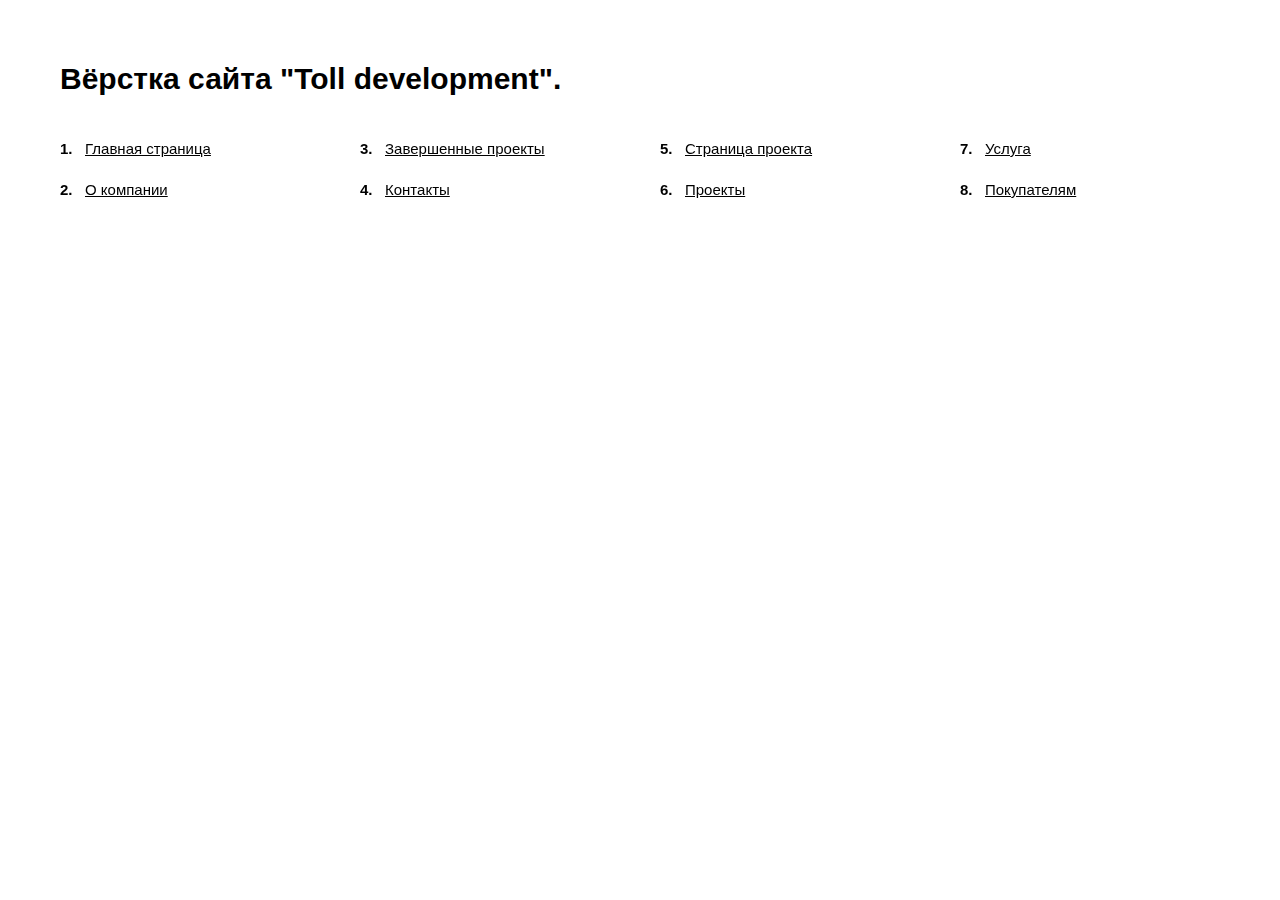
<file: demo_links.html>
<!DOCTYPE html>
<html lang="ru">
	<head>
		<meta http-equiv="Content-Type" content="text/html; charset=utf-8">

		<!-- Адаптирование страницы для мобильных устройств -->
		<meta name="viewport" content="width=device-width, initial-scale=1, maximum-scale=1">

		<!-- Запрет распознования номера телефона -->
		<meta name="format-detection" content="telephone=no">
		<meta name="SKYPE_TOOLBAR" content ="SKYPE_TOOLBAR_PARSER_COMPATIBLE">

		<style>
			*
			{
			    box-sizing: border-box;
			    margin: 0;
			    padding: 0;
			}

			*:before,
			*:after
			{
			    box-sizing: border-box;
			}


			.demo_links
			{
			    padding: 60px;
			}

			.demo_links .title
			{
			    font-family: Arial, 'Helvetica Neue', Helvetica, sans-serif;
			    font-size: 30px;
			    font-weight: 700;
			    line-height: 38px;

			    margin-bottom: 40px;
			}

			.demo_links ol
			{
			    font-family: Arial, 'Helvetica Neue', Helvetica, sans-serif;
			    font-size: 15px;
			    line-height: 21px;

			    counter-reset: li;

			    column-gap: 40px;
			    column-count: 4;
			}

			.demo_links ol li
			{
			    position: relative;

			    display: block;
			    overflow: hidden;

			    padding-left: 25px;

			    list-style-type: none;

			    transform: translateZ(0);

			    --webkit-column-break-inside: avoid;
			    page-break-inside: avoid;
			    break-inside: avoid;
			}

			.demo_links ol li + li
			{
			    margin-top: 20px;
			}

			.demo_links ol li:before
			{
			    color: var(--text_color);
			    font-weight: 700;

			    position: absolute;
			    top: 0;
			    left: 0;

			    content: counters(li, '.') '.';
			    counter-increment: li;
			}


			.demo_links li a
			{
			    color: #000;
			}

			.demo_links li a:hover
			{
			    text-decoration: none;
			}


			@media (max-width: 1279px)
			{
			    .demo_links ol
			    {
			        column-count: 3;
			    }
			}


			@media (max-width: 1023px)
			{
			    .demo_links
			    {
			        padding: 40px;
			    }

			    .demo_links .title
			    {
			        font-size: 28px;
			        line-height: 34px;

			        margin-bottom: 25px;
			    }

			    .demo_links ol
			    {
			        column-count: 2;
			    }
			}


			@media (max-width: 767px)
			{
			    .demo_links
			    {
			        padding: 30px;
			    }

			    .demo_links .title
			    {
			        font-size: 26px;
			        line-height: 32px;
			    }

			    .demo_links ol
			    {
			        column-gap: 40px;
			    }
			}


			@media (max-width: 479px)
			{
			    .demo_links
			    {
			        padding: 20px;
			    }

			    .demo_links .title
			    {
			        font-size: 22px;
			        line-height: 28px;

			        margin-bottom: 25px;
			    }

			    .demo_links ol
			    {
			        column-count: 1;
			    }

			    .demo_links ol li + li
			    {
			        margin-top: 15px;
			    }
			}

		</style>
	</head>

	<body>
		<div class="demo_links">
			<div class="title">Вёрстка сайта "Toll development".</div>

			<ol>
				<li><a href="./index.html" target="_blank">Главная страница</a></li>
				<li><a href="./about.html" target="_blank">О компании</a></li>
				<li><a href="./completed_project.html" target="_blank">Завершенные проекты</a></li>
				<li><a href="./contacts.html" target="_blank">Контакты</a></li>
				<li><a href="./project.html" target="_blank">Страница проекта</a></li>
				<li><a href="./projects.html" target="_blank">Проекты</a></li>
				<li><a href="./service.html" target="_blank">Услуга</a></li>
				<li><a href="./to_buyer.html" target="_blank">Покупателям</a></li>
			</ol>
		</div>
	</body>
</html>
</file>
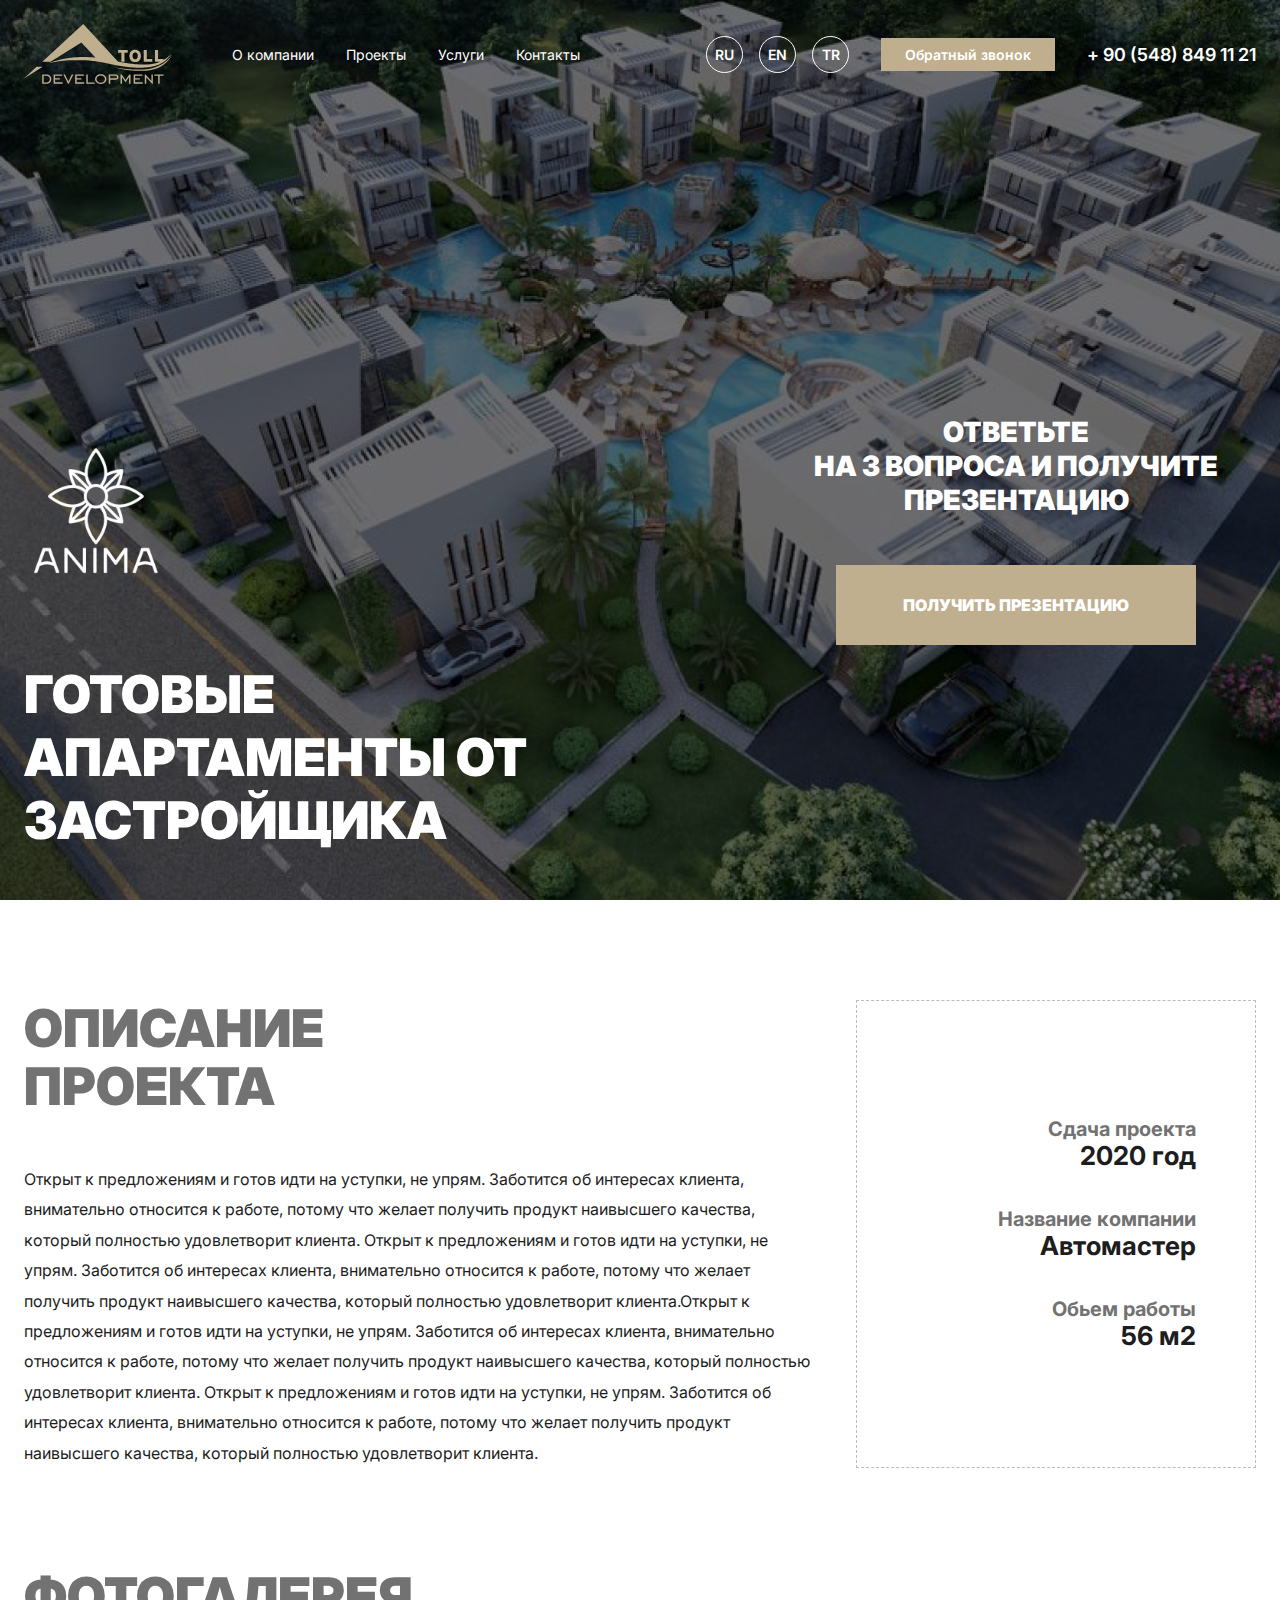
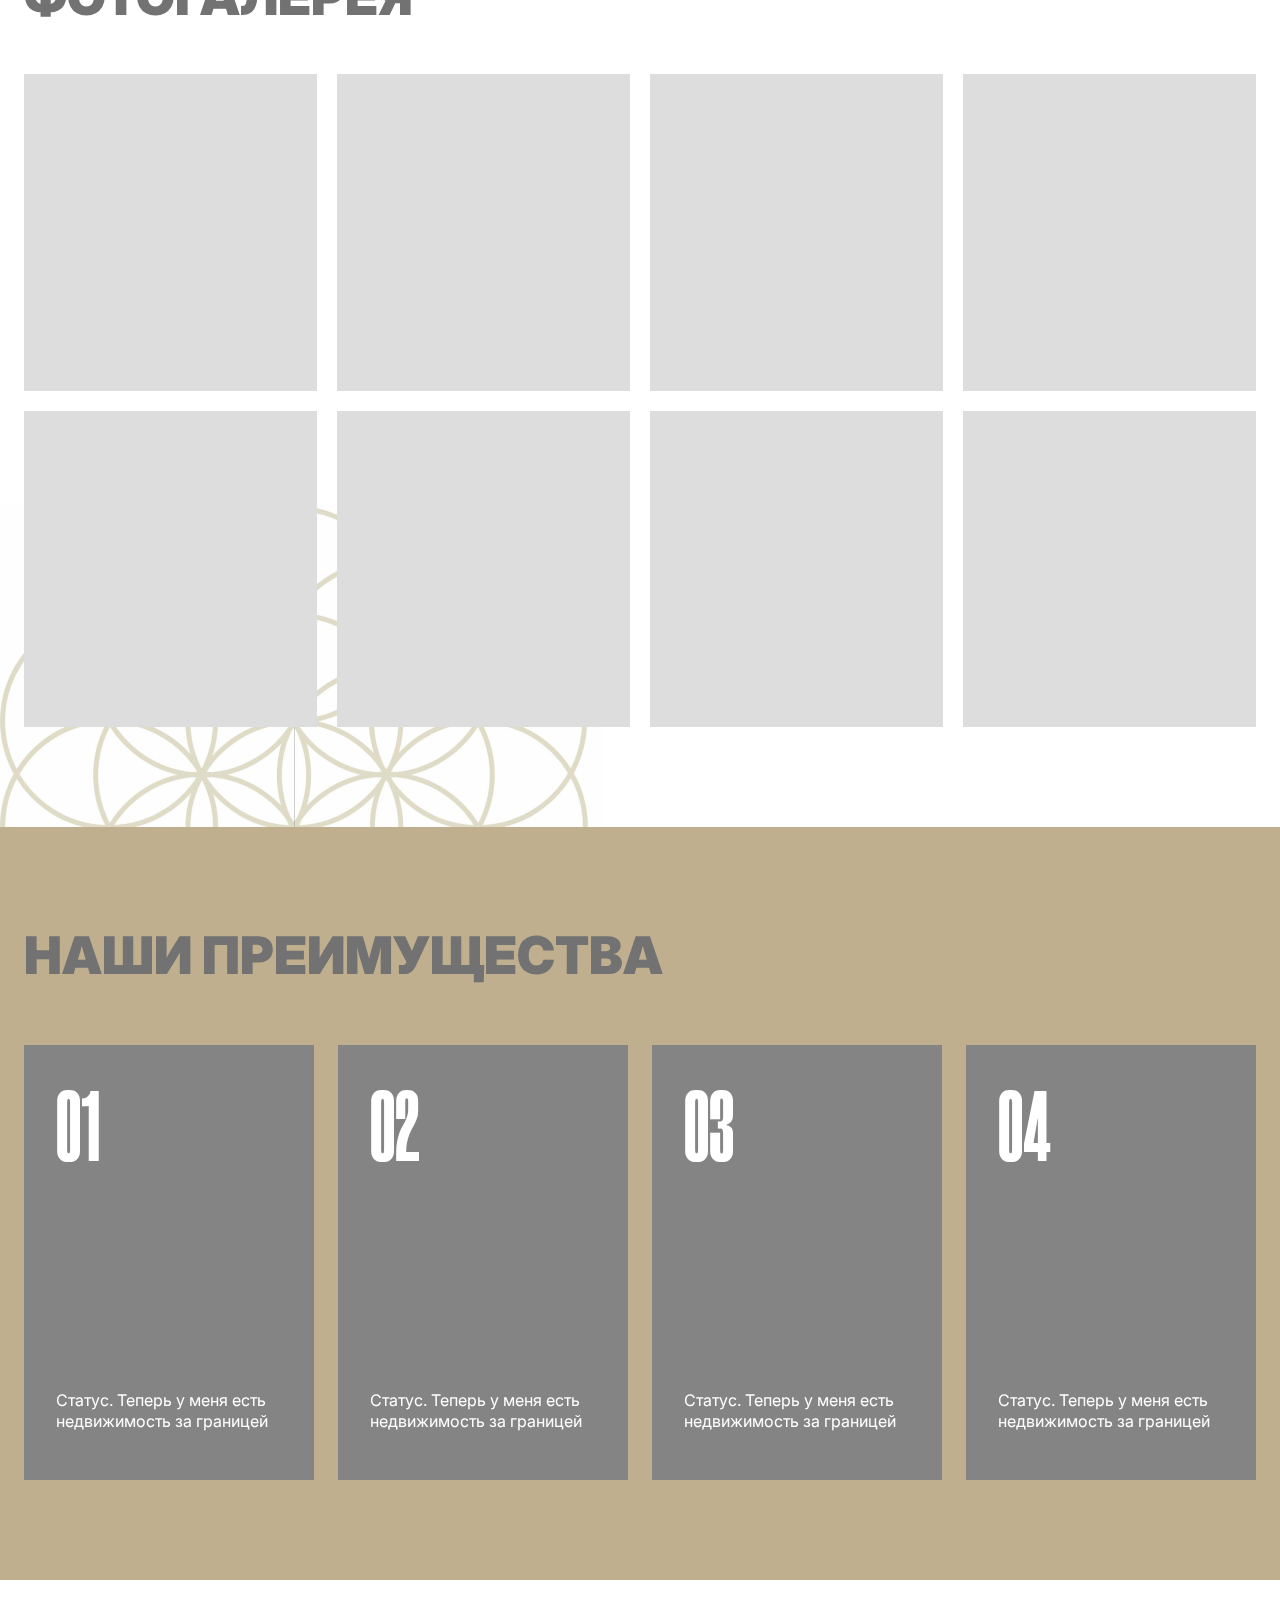
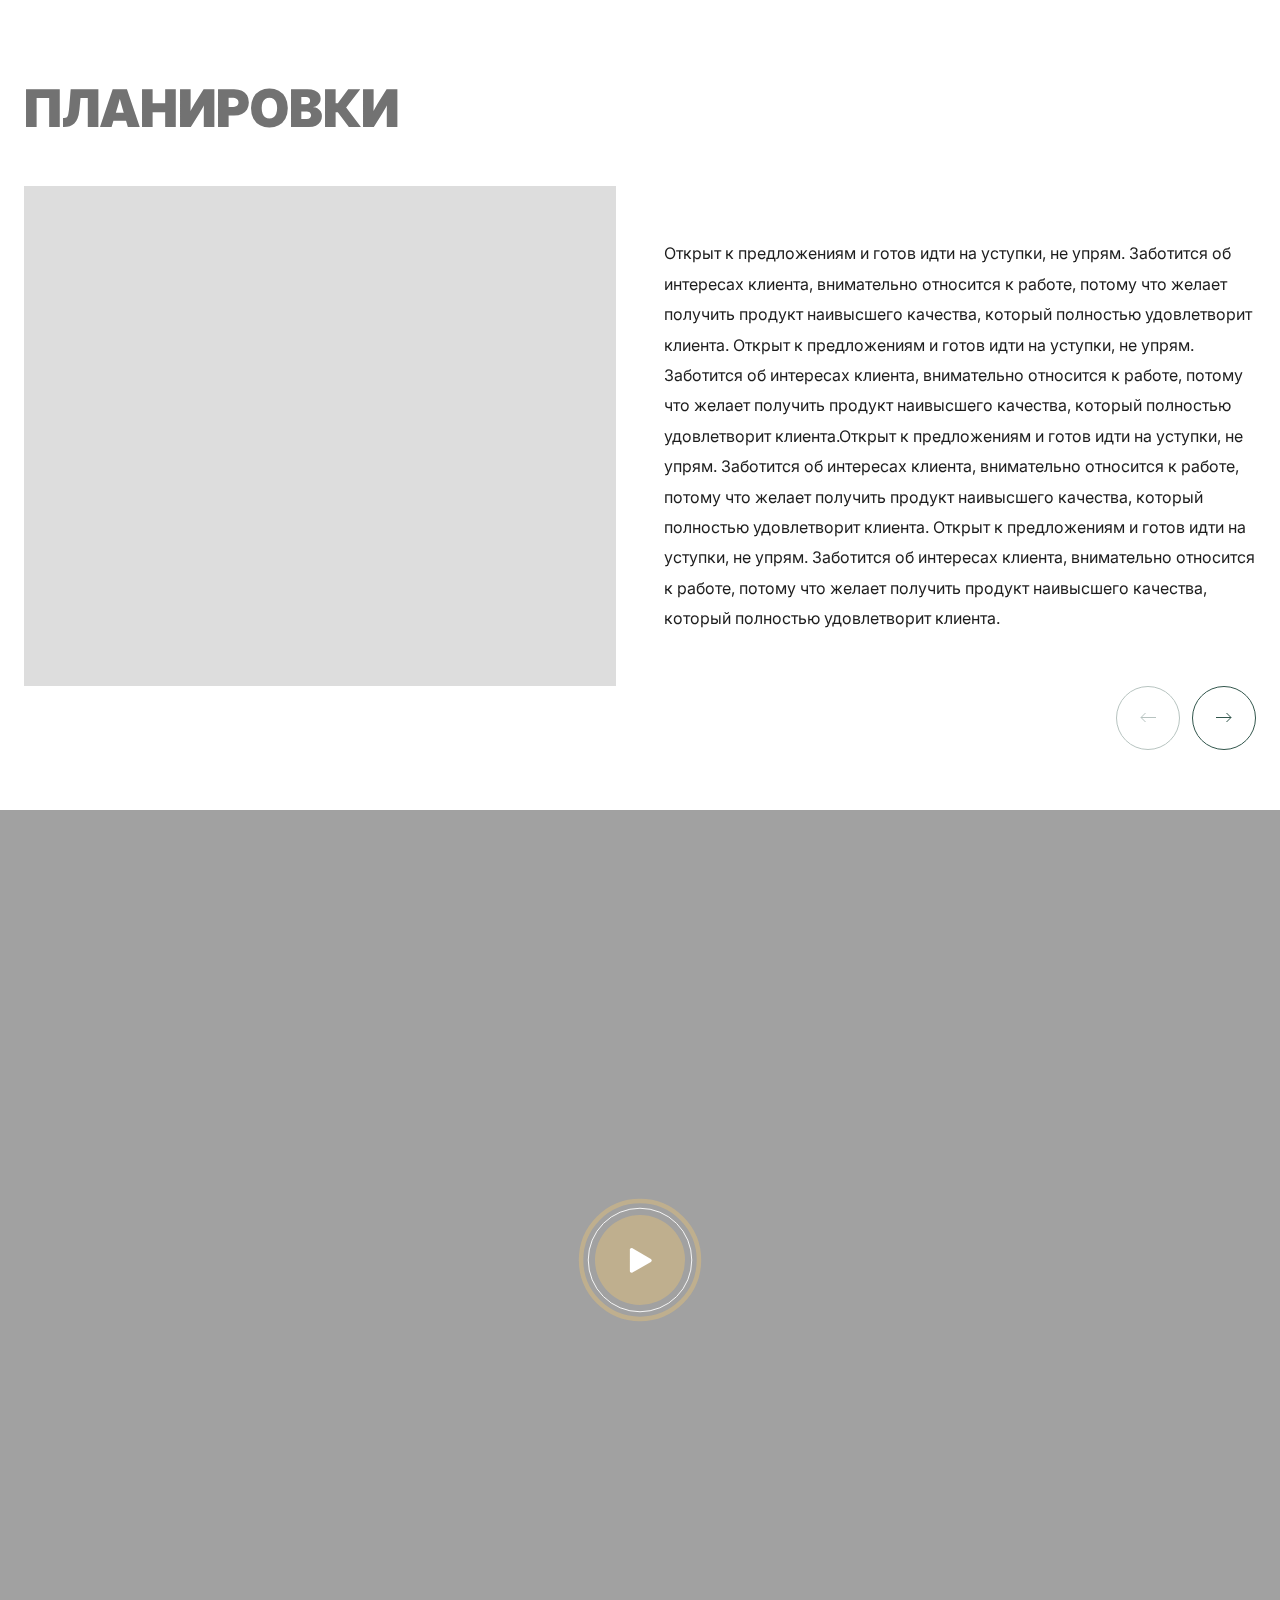
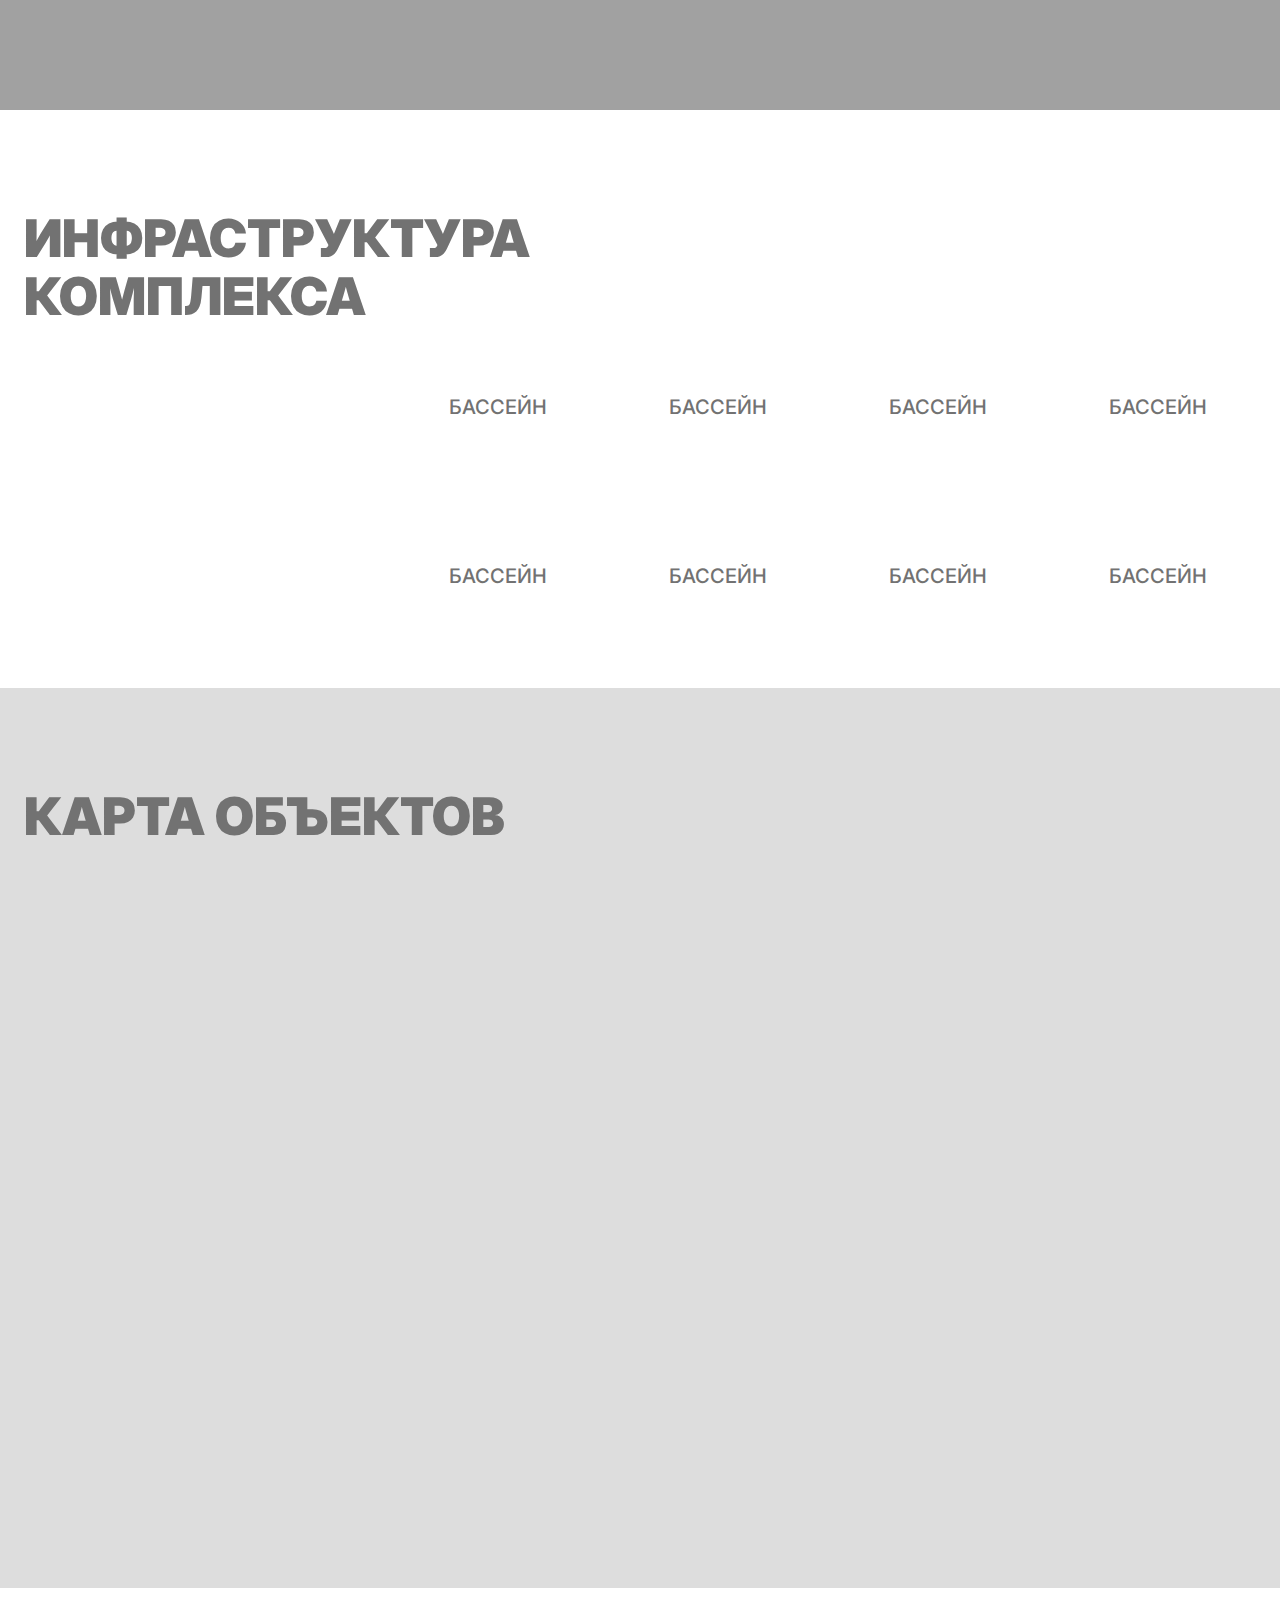
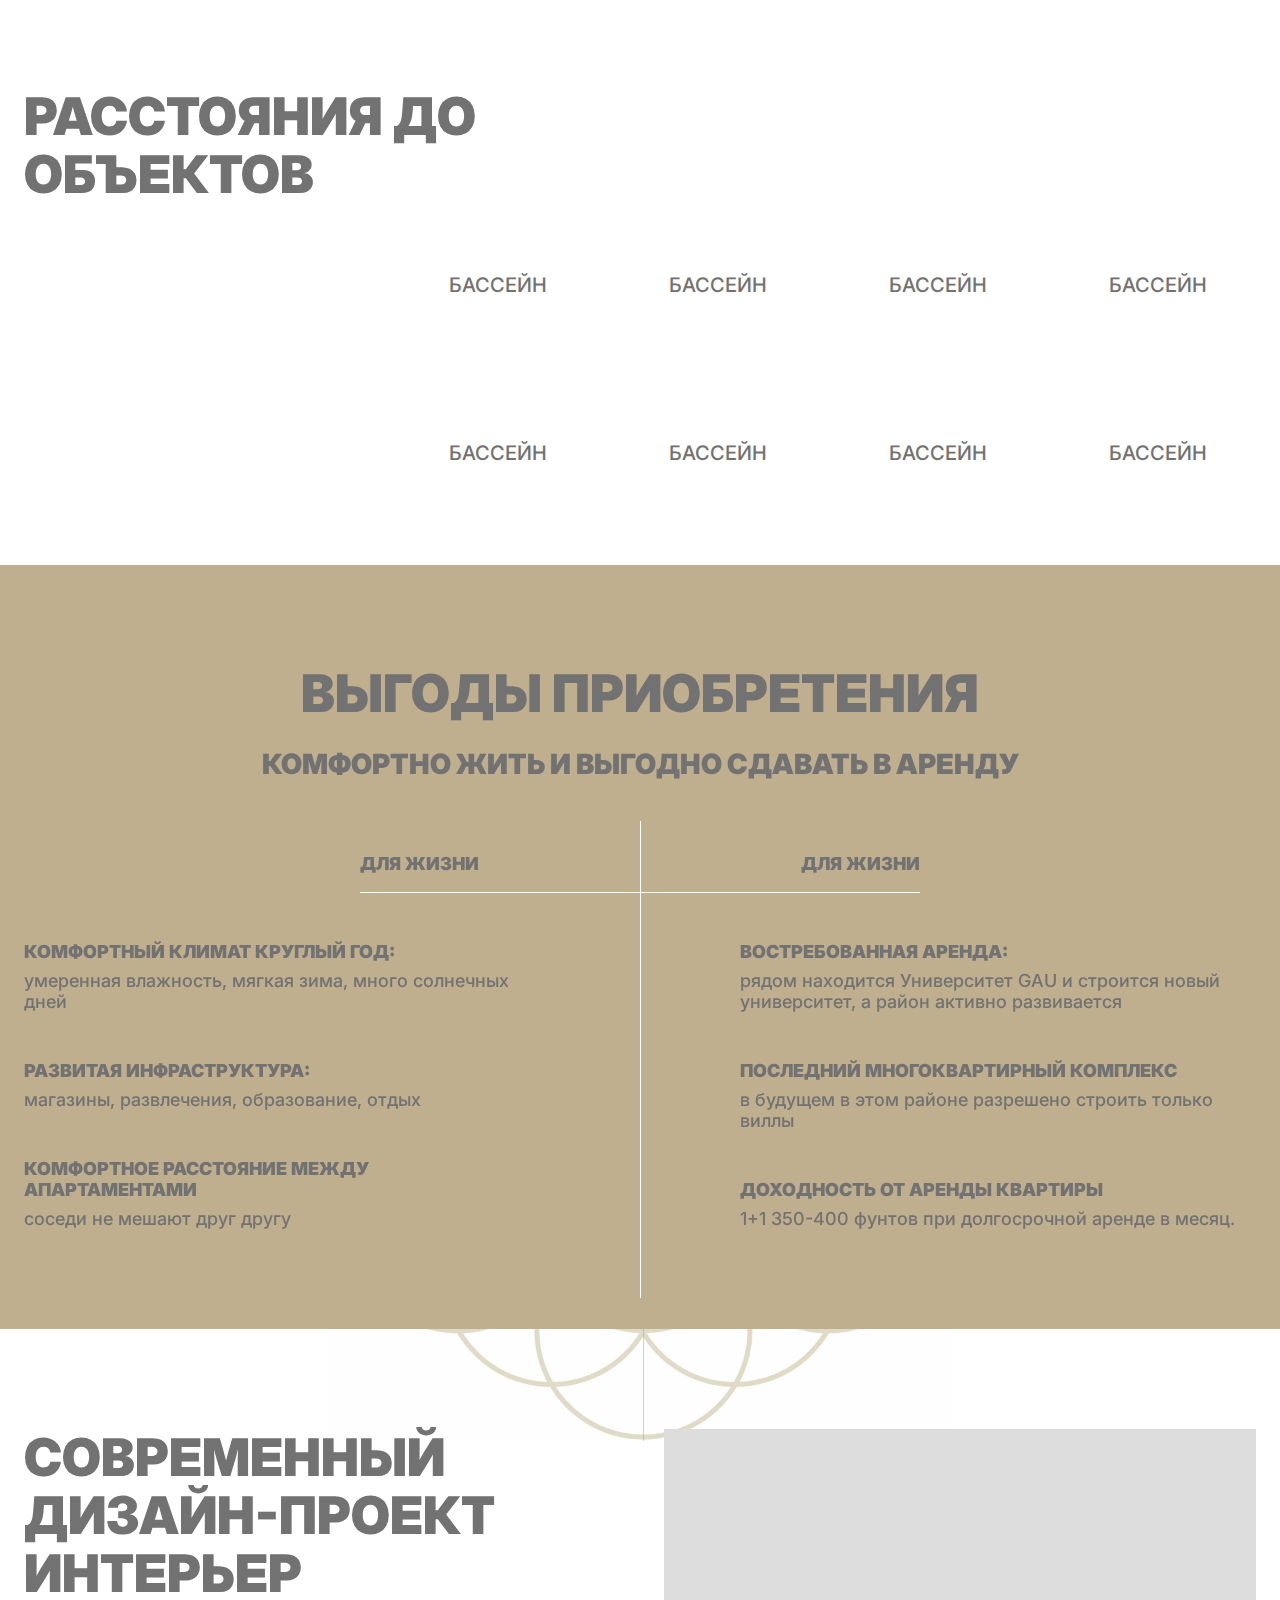
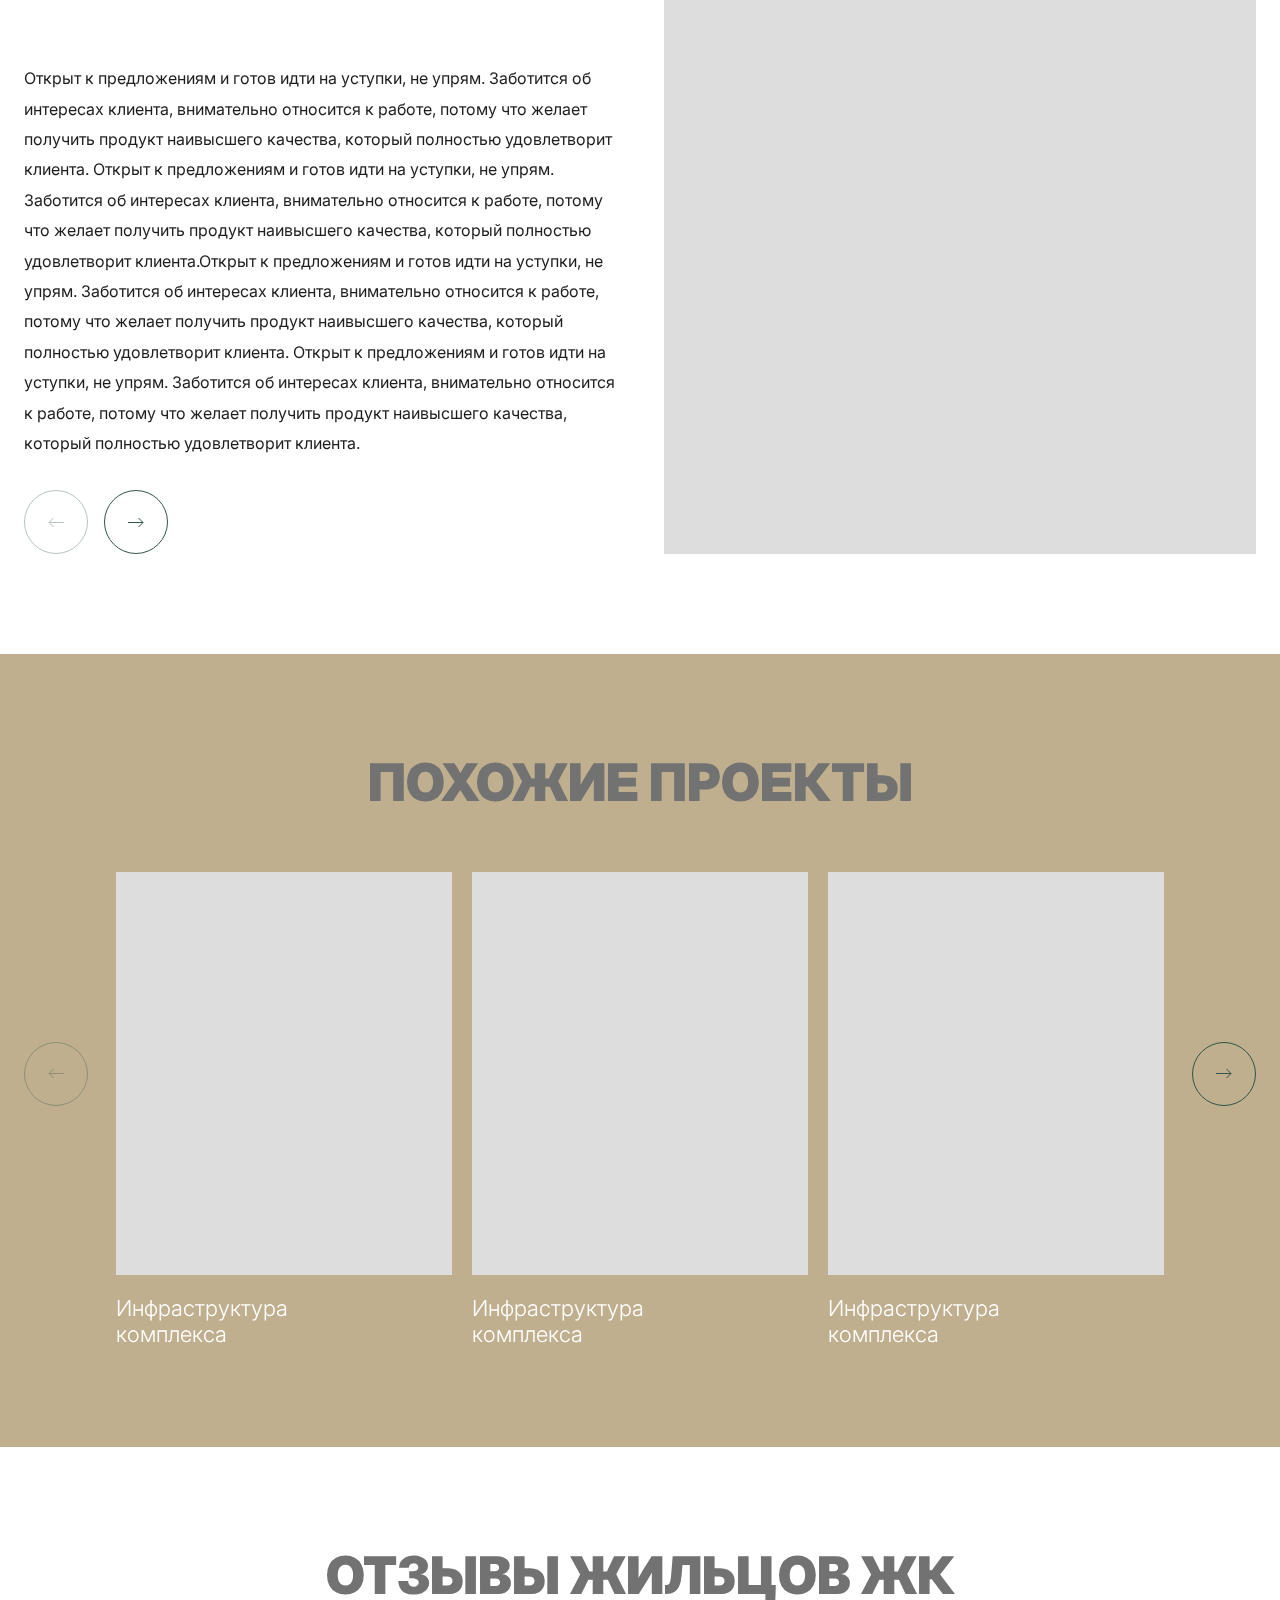
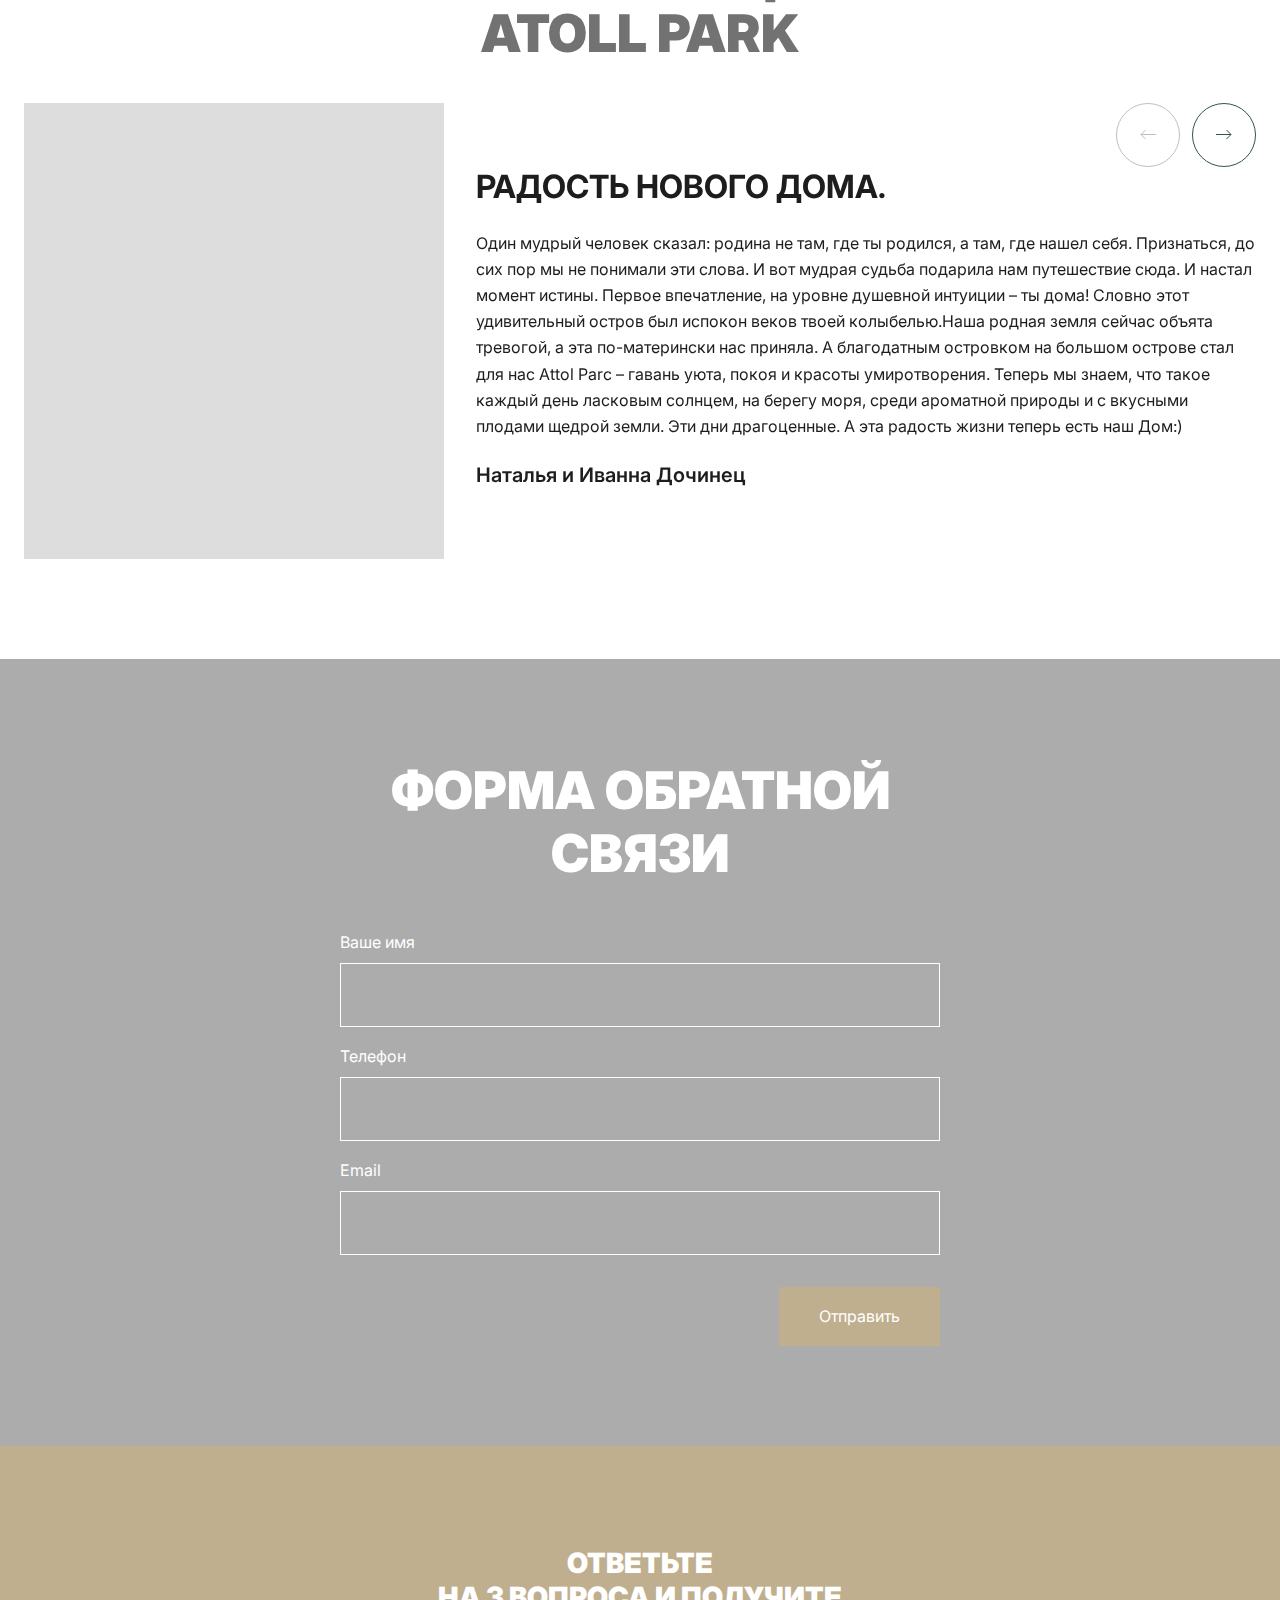
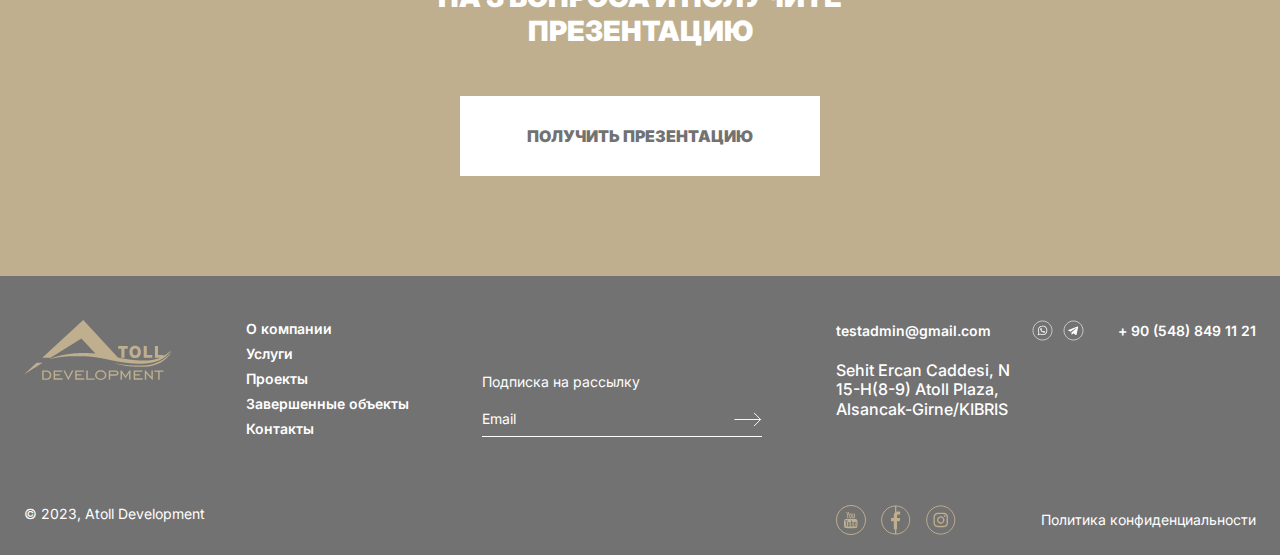
<file: project.html>
<!DOCTYPE html>
<html lang="ru">
	<head>
		<meta http-equiv="Content-Type" content="text/html; charset=utf-8">

		<!-- Адаптирование страницы для мобильных устройств -->
		<meta name="viewport" content="width=device-width, initial-scale=1, maximum-scale=1">

		<!-- Запрет распознования номера телефона -->
		<meta name="format-detection" content="telephone=no">
		<meta name="SKYPE_TOOLBAR" content ="SKYPE_TOOLBAR_PARSER_COMPATIBLE">

		<!-- Заголовок страницы -->
		<title>Заголовок страницы</title>

		<!-- Данное значение часто используют(использовали) поисковые системы -->
		<meta name="description" content="">
		<meta name="keywords" content="">

		<!-- Изменение цвета панели моб. браузера -->
		<meta name="msapplication-TileColor" content="#6AB12F">
		<meta name="theme-color" content="#6AB12F">

		<!-- Подключение шрифтов с гугла -->
		<link rel="preconnect" href="https://fonts.googleapis.com">
		<link rel="preconnect" href="https://fonts.gstatic.com" crossorigin>
		<link href="https://fonts.googleapis.com/css2?family=Inter:wght@100;200;300;400;500;600;700;800;900&display=swap" rel="stylesheet">

		<!-- Подключение файлов стилей -->
		<link rel="stylesheet" href="css/swiper-bundle.min.css" async>
		<link rel="stylesheet" href="css/swiper.css" async>
		<link rel="stylesheet" href="css/fancybox.css" async>
		<link rel="stylesheet" href="css/styles.css" async>

		<link rel="stylesheet" href="css/response_1899.css" media="print, (max-width: 1899px)" async>
		<link rel="stylesheet" href="css/response_1439.css" media="print, (max-width: 1439px)" async>
		<link rel="stylesheet" href="css/response_1279.css" media="print, (max-width: 1279px)" async>
		<link rel="stylesheet" href="css/response_1023.css" media="print, (max-width: 1023px)" async>
		<link rel="stylesheet" href="css/response_767.css" media="print, (max-width: 767px)" async>
		<link rel="stylesheet" href="css/response_479.css" media="(max-width: 479px)" async>
	</head>

	<body>
		<div class="wrap">
			<div class="main">
				<header class="absolute">
					<button class="mob_close_btn"></button>

					<div class="scroll">
						<div class="cont row">
							<a href="/" class="logo">
								<img src="images/logo.svg" alt="">
							</a>

							<nav class="menu row">
								<div class="menu_item">
									<a href="/">О компании</a>
								</div>

								<div class="menu_item">
									<a href="/">Проекты</a>
								</div>

								<div class="menu_item">
									<a href="/">Услуги</a>
								</div>

								<div class="menu_item">
									<a href="/">Контакты</a>
								</div>
							</nav>

							<div class="langs">
								<div><a href="/">RU</a></div>
								<div><a href="/">EN</a></div>
								<div><a href="/">TR</a></div>
							</div>

							<button class="callback_btn modal_btn" data-modal="order_modal">Обратный звонок</button>

							<div class="phone">
								<a href="tel:+905488491121">+ 90 (548) 849 11 21</a>
							</div>
						</div>
					</div>
				</header>


				<section class="mob_header absolute">
					<div class="cont row">
						<a href="/" class="logo">
							<img src="images/logo.svg" alt="">
						</a>

						<div class="phone">
							<a href="tel:+905488491121">+ 90 (548) 849 11 21</a>
						</div>

						<button class="mob_menu_btn">
							<span></span>
						</button>
					</div>
				</section>


				<section class="project_head block">
					<div class="cont mini row">
						<div class="data">
							<div class="symbol">
								<img data-src="images/tmp/project_symbol_big.png" alt="" class="lazyload">
							</div>

							<h1 class="title">готовые апартаменты от застройщика</h1>
						</div>

						<div class="get_presentation">
							<div class="title">ответьте<br> на 3 вопроса и получите презентацию</div>

							<button class="btn modal_btn" data-modal="get_presentation">получить презентацию</button>
						</div>
					</div>

					<img data-src="images/tmp/bg_project_head.jpg" alt="" class="bg lazyload">
				</section>


				<section class="project_desc block">
					<div class="cont mini row">
						<div class="data">
							<div class="block_head">
								<div class="title">Описание<br> проекта</div>
							</div>

							<div class="desc text_block">
								<p>Открыт к предложениям и готов идти на уступки, не упрям. Заботится  об интересах клиента, внимательно относится к работе, потому что желает получить продукт наивысшего качества, который полностью удовлетворит клиента. Открыт к предложениям и готов идти на уступки, не упрям. Заботится об интересах клиента, внимательно относится к работе, потому что желает получить продукт наивысшего качества, который полностью удовлетворит клиента.Открыт к предложениям и готов идти на уступки, не упрям. Заботится об интересах клиента, внимательно относится к работе, потому что желает получить продукт наивысшего качества, который полностью удовлетворит клиента. Открыт к предложениям и готов идти на уступки, не упрям. Заботится об интересах клиента, внимательно относится к работе, потому что желает получить продукт наивысшего качества, который полностью удовлетворит клиента.</p>
							</div>
						</div>

						<div class="features">
							<div>
								<div class="label">Сдача проекта</div>
								<div class="val">2020 год</div>
							</div>

							<div>
								<div class="label">Название компании</div>
								<div class="val">Автомастер</div>
							</div>

							<div>
								<div class="label">Обьем работы</div>
								<div class="val">56 м2</div>
							</div>
						</div>
					</div>
				</section>





				<section class="photo_gallery block">
					<div class="cont mini">
						<div class="block_head">
							<div class="title">Фотогалерея</div>
						</div>
					</div>

					<div class="cont">
						<div class="row">
							<div><a href="images/tmp/photo_gallery_thumb1.jpg" class="item fancy_img" data-fancybox="photo_gallery">
								<img data-src="images/tmp/photo_gallery_thumb1.jpg" alt="" class="lazyload">
							</a></div>

							<div><a href="images/tmp/photo_gallery_thumb2.jpg" class="item fancy_img" data-fancybox="photo_gallery">
								<img data-src="images/tmp/photo_gallery_thumb2.jpg" alt="" class="lazyload">
							</a></div>

							<div><a href="images/tmp/photo_gallery_thumb3.jpg" class="item fancy_img" data-fancybox="photo_gallery">
								<img data-src="images/tmp/photo_gallery_thumb3.jpg" alt="" class="lazyload">
							</a></div>

							<div><a href="images/tmp/photo_gallery_thumb4.jpg" class="item fancy_img" data-fancybox="photo_gallery">
								<img data-src="images/tmp/photo_gallery_thumb4.jpg" alt="" class="lazyload">
							</a></div>

							<div><a href="images/tmp/photo_gallery_thumb5.jpg" class="item fancy_img" data-fancybox="photo_gallery">
								<img data-src="images/tmp/photo_gallery_thumb5.jpg" alt="" class="lazyload">
							</a></div>

							<div><a href="images/tmp/photo_gallery_thumb6.jpg" class="item fancy_img" data-fancybox="photo_gallery">
								<img data-src="images/tmp/photo_gallery_thumb6.jpg" alt="" class="lazyload">
							</a></div>

							<div><a href="images/tmp/photo_gallery_thumb7.jpg" class="item fancy_img" data-fancybox="photo_gallery">
								<img data-src="images/tmp/photo_gallery_thumb7.jpg" alt="" class="lazyload">
							</a></div>

							<div><a href="images/tmp/photo_gallery_thumb8.jpg" class="item fancy_img" data-fancybox="photo_gallery">
								<img data-src="images/tmp/photo_gallery_thumb8.jpg" alt="" class="lazyload">
							</a></div>
						</div>
					</div>
				</section>


				<section class="advantages block">
					<div class="cont mini">
						<div class="block_head">
							<div class="title">наши преимущества</div>
						</div>

						<div class="row">
							<div class="item">
								<div class="number"></div>

								<div class="name">Статус. Теперь у меня есть недвижимость за границей</div>

								<div class="thumb">
									<img data-src="images/tmp/advantage_thumb1.jpg" alt="" class="lazyload">
								</div>
							</div>

							<div class="item">
								<div class="number"></div>

								<div class="name">Статус. Теперь у меня есть недвижимость за границей</div>

								<div class="thumb">
									<img data-src="images/tmp/advantage_thumb2.jpg" alt="" class="lazyload">
								</div>
							</div>

							<div class="item">
								<div class="number"></div>

								<div class="name">Статус. Теперь у меня есть недвижимость за границей</div>

								<div class="thumb">
									<img data-src="images/tmp/advantage_thumb3.jpg" alt="" class="lazyload">
								</div>
							</div>

							<div class="item">
								<div class="number"></div>

								<div class="name">Статус. Теперь у меня есть недвижимость за границей</div>

								<div class="thumb">
									<img data-src="images/tmp/advantage_thumb4.jpg" alt="" class="lazyload">
								</div>
							</div>
						</div>
					</div>
				</section>


				<section class="layouts block">
					<div class="cont mini">
						<div class="block_head">
							<div class="title">планировки</div>
						</div>

						<div class="swiper">
							<div class="swiper-wrapper">
								<div class="swiper-slide">
									<div class="row">
										<div class="image">
											<img data-src="images/tmp/layouts_img1.jpg" alt="" class="swiper-lazy">
										</div>

										<div class="text_block">
											<p>Открыт к предложениям и готов идти на уступки, не упрям. Заботится об интересах клиента, внимательно относится к работе, потому что желает получить продукт наивысшего качества, который полностью удовлетворит клиента. Открыт к предложениям и готов идти на уступки, не упрям. Заботится об интересах клиента, внимательно относится к работе, потому что желает получить продукт наивысшего качества, который полностью удовлетворит клиента.Открыт к предложениям и готов идти на уступки, не упрям. Заботится об интересах клиента, внимательно относится к работе, потому что желает получить продукт наивысшего качества, который полностью удовлетворит клиента. Открыт к предложениям и готов идти на уступки, не упрям. Заботится об интересах клиента, внимательно относится к работе, потому что желает получить продукт наивысшего качества, который полностью удовлетворит клиента.</p>
										</div>
									</div>
								</div>

								<div class="swiper-slide">
									<div class="row">
										<div class="image">
											<img data-src="images/tmp/layouts_img1.jpg" alt="" class="swiper-lazy">
										</div>

										<div class="text_block">
											<p>Открыт к предложениям и готов идти на уступки, не упрям. Заботится об интересах клиента, внимательно относится к работе, потому что желает получить продукт наивысшего качества, который полностью удовлетворит клиента. Открыт к предложениям и готов идти на уступки, не упрям. Заботится об интересах клиента, внимательно относится к работе, потому что желает получить продукт наивысшего качества, который полностью удовлетворит клиента.Открыт к предложениям и готов идти на уступки, не упрям. Заботится об интересах клиента, внимательно относится к работе, потому что желает получить продукт наивысшего качества, который полностью удовлетворит клиента. Открыт к предложениям и готов идти на уступки, не упрям. Заботится об интересах клиента, внимательно относится к работе, потому что желает получить продукт наивысшего качества, который полностью удовлетворит клиента.</p>
										</div>
									</div>
								</div>

								<div class="swiper-slide">
									<div class="row">
										<div class="image">
											<img data-src="images/tmp/layouts_img1.jpg" alt="" class="swiper-lazy">
										</div>

										<div class="text_block">
											<p>Открыт к предложениям и готов идти на уступки, не упрям. Заботится об интересах клиента, внимательно относится к работе, потому что желает получить продукт наивысшего качества, который полностью удовлетворит клиента. Открыт к предложениям и готов идти на уступки, не упрям. Заботится об интересах клиента, внимательно относится к работе, потому что желает получить продукт наивысшего качества, который полностью удовлетворит клиента.Открыт к предложениям и готов идти на уступки, не упрям. Заботится об интересах клиента, внимательно относится к работе, потому что желает получить продукт наивысшего качества, который полностью удовлетворит клиента. Открыт к предложениям и готов идти на уступки, не упрям. Заботится об интересах клиента, внимательно относится к работе, потому что желает получить продукт наивысшего качества, который полностью удовлетворит клиента.</p>
										</div>
									</div>
								</div>
							</div>

							<div class="swiper-button-prev">
								<svg class="icon"><use xlink:href="images/sprite.svg#ic_arrow_hor2"></use></svg>
							</div>

							<div class="swiper-button-next">
								<svg class="icon"><use xlink:href="images/sprite.svg#ic_arrow_hor2"></use></svg>
							</div>
						</div>
					</div>
				</section>


				<section class="video block">
					<a href="/" class="link">
						<div class="thumb">
							<img data-src="images/tmp/video_thumb.jpg" alt="" class="lazyload">

							<div class="icon">
								<svg><use xlink:href="images/sprite.svg#ic_video_play"></use></svg>
							</div>
						</div>
					</a>
				</section>


				<section class="infrastructure block">
					<div class="cont mini">
						<div class="block_head">
							<div class="title">Инфраструктура комплекса</div>
						</div>

						<div class="row">
							<div class="item">
								<div class="icon">
									<img data-src="images/ic_infrastructure.png" alt="" class="lazyload">
								</div>

								<div>Бассейн</div>
							</div>

							<div class="item">
								<div class="icon">
									<img data-src="images/ic_infrastructure.png" alt="" class="lazyload">
								</div>

								<div>Бассейн</div>
							</div>

							<div class="item">
								<div class="icon">
									<img data-src="images/ic_infrastructure.png" alt="" class="lazyload">
								</div>

								<div>Бассейн</div>
							</div>

							<div class="item">
								<div class="icon">
									<img data-src="images/ic_infrastructure.png" alt="" class="lazyload">
								</div>

								<div>Бассейн</div>
							</div>

							<div class="item">
								<div class="icon">
									<img data-src="images/ic_infrastructure.png" alt="" class="lazyload">
								</div>

								<div>Бассейн</div>
							</div>

							<div class="item">
								<div class="icon">
									<img data-src="images/ic_infrastructure.png" alt="" class="lazyload">
								</div>

								<div>Бассейн</div>
							</div>

							<div class="item">
								<div class="icon">
									<img data-src="images/ic_infrastructure.png" alt="" class="lazyload">
								</div>

								<div>Бассейн</div>
							</div>

							<div class="item">
								<div class="icon">
									<img data-src="images/ic_infrastructure.png" alt="" class="lazyload">
								</div>

								<div>Бассейн</div>
							</div>
						</div>
					</div>
				</section>


				<section class="objects_map block">
					<div class="cont mini">
						<div class="block_head">
							<div class="title">Карта объектов</div>
						</div>
					</div>

					<div class="map">
						<div id="map"></div>
					</div>
				</section>


				<section class="infrastructure block">
					<div class="cont mini">
						<div class="block_head">
							<div class="title">Расстояния до объектов</div>
						</div>

						<div class="row">
							<div class="item">
								<div class="icon">
									<img data-src="images/ic_infrastructure.png" alt="" class="lazyload">
								</div>

								<div>Бассейн</div>
							</div>

							<div class="item">
								<div class="icon">
									<img data-src="images/ic_infrastructure.png" alt="" class="lazyload">
								</div>

								<div>Бассейн</div>
							</div>

							<div class="item">
								<div class="icon">
									<img data-src="images/ic_infrastructure.png" alt="" class="lazyload">
								</div>

								<div>Бассейн</div>
							</div>

							<div class="item">
								<div class="icon">
									<img data-src="images/ic_infrastructure.png" alt="" class="lazyload">
								</div>

								<div>Бассейн</div>
							</div>

							<div class="item">
								<div class="icon">
									<img data-src="images/ic_infrastructure.png" alt="" class="lazyload">
								</div>

								<div>Бассейн</div>
							</div>

							<div class="item">
								<div class="icon">
									<img data-src="images/ic_infrastructure.png" alt="" class="lazyload">
								</div>

								<div>Бассейн</div>
							</div>

							<div class="item">
								<div class="icon">
									<img data-src="images/ic_infrastructure.png" alt="" class="lazyload">
								</div>

								<div>Бассейн</div>
							</div>

							<div class="item">
								<div class="icon">
									<img data-src="images/ic_infrastructure.png" alt="" class="lazyload">
								</div>

								<div>Бассейн</div>
							</div>
						</div>
					</div>
				</section>


				<section class="benefits_acquisitions block">
					<div class="cont mini">
						<div class="block_head center">
							<div class="title">Выгоды приобретения</div>

							<div class="sub_title">Комфортно жить и выгодно сдавать в аренду</div>
						</div>

						<div class="row">
							<div class="col">
								<div class="title">Для жизни</div>

								<div class="items">
									<div>
										<div class="name">Комфортный климат круглый год:</div>
										<div class="desc">умеренная влажность, мягкая зима, много солнечных дней</div>
									</div>

									<div>
										<div class="name">Развитая инфраструктура:</div>
										<div class="desc">магазины, развлечения, образование, отдых</div>
									</div>

									<div>
										<div class="name">Комфортное расстояние между апартаментами</div>
										<div class="desc">соседи не мешают друг другу</div>
									</div>
								</div>
							</div>


							<div class="col">
								<div class="title">Для жизни</div>

								<div class="items">
									<div>
										<div class="name">Востребованная аренда:</div>
										<div class="desc">рядом находится Университет GAU и строится новый университет, а район активно развивается</div>
									</div>

									<div>
										<div class="name">Последний многоквартирный комплекс</div>
										<div class="desc">в будущем в этом районе разрешено строить только виллы</div>
									</div>

									<div>
										<div class="name">Доходность от аренды квартиры</div>
										<div class="desc">1+1 350-400 фунтов при долгосрочной аренде в месяц.</div>
									</div>
								</div>
							</div>
						</div>
					</div>
				</section>


				<section class="design_projects block">
					<div class="cont mini">
						<div class="swiper">
							<div class="swiper-wrapper">
								<div class="swiper-slide">
									<div class="row">
										<div class="data">
											<div class="block_head">
												<div class="title">Современный дизайн-проект интерьер</div>
											</div>

											<div class="desc text_block">
												<p>Открыт к предложениям и готов идти на уступки, не упрям. Заботится об интересах клиента, внимательно относится к работе, потому что желает получить продукт наивысшего качества, который полностью удовлетворит клиента. Открыт к предложениям и готов идти на уступки, не упрям. Заботится об интересах клиента, внимательно относится к работе, потому что желает получить продукт наивысшего качества, который полностью удовлетворит клиента.Открыт к предложениям и готов идти на уступки, не упрям. Заботится об интересах клиента, внимательно относится к работе, потому что желает получить продукт наивысшего качества, который полностью удовлетворит клиента. Открыт к предложениям и готов идти на уступки, не упрям. Заботится об интересах клиента, внимательно относится к работе, потому что желает получить продукт наивысшего качества, который полностью удовлетворит клиента.</p>
											</div>
										</div>

										<div class="image">
											<img data-src="images/tmp/design_projects_img.jpg" alt="" class="swiper-lazy">
										</div>
									</div>
								</div>

								<div class="swiper-slide">
									<div class="row">
										<div class="data">
											<div class="block_head">
												<div class="title">Современный дизайн-проект интерьер</div>
											</div>

											<div class="desc text_block">
												<p>Открыт к предложениям и готов идти на уступки, не упрям. Заботится об интересах клиента, внимательно относится к работе, потому что желает получить продукт наивысшего качества, который полностью удовлетворит клиента. Открыт к предложениям и готов идти на уступки, не упрям. Заботится об интересах клиента, внимательно относится к работе, потому что желает получить продукт наивысшего качества, который полностью удовлетворит клиента.Открыт к предложениям и готов идти на уступки, не упрям. Заботится об интересах клиента, внимательно относится к работе, потому что желает получить продукт наивысшего качества, который полностью удовлетворит клиента. Открыт к предложениям и готов идти на уступки, не упрям. Заботится об интересах клиента, внимательно относится к работе, потому что желает получить продукт наивысшего качества, который полностью удовлетворит клиента.</p>
											</div>
										</div>

										<div class="image">
											<img data-src="images/tmp/design_projects_img.jpg" alt="" class="swiper-lazy">
										</div>
									</div>
								</div>

								<div class="swiper-slide">
									<div class="row">
										<div class="data">
											<div class="block_head">
												<div class="title">Современный дизайн-проект интерьер</div>
											</div>

											<div class="desc text_block">
												<p>Открыт к предложениям и готов идти на уступки, не упрям. Заботится об интересах клиента, внимательно относится к работе, потому что желает получить продукт наивысшего качества, который полностью удовлетворит клиента. Открыт к предложениям и готов идти на уступки, не упрям. Заботится об интересах клиента, внимательно относится к работе, потому что желает получить продукт наивысшего качества, который полностью удовлетворит клиента.Открыт к предложениям и готов идти на уступки, не упрям. Заботится об интересах клиента, внимательно относится к работе, потому что желает получить продукт наивысшего качества, который полностью удовлетворит клиента. Открыт к предложениям и готов идти на уступки, не упрям. Заботится об интересах клиента, внимательно относится к работе, потому что желает получить продукт наивысшего качества, который полностью удовлетворит клиента.</p>
											</div>
										</div>

										<div class="image">
											<img data-src="images/tmp/design_projects_img.jpg" alt="" class="swiper-lazy">
										</div>
									</div>
								</div>
							</div>

							<div class="swiper-button-prev">
								<svg class="icon"><use xlink:href="images/sprite.svg#ic_arrow_hor2"></use></svg>
							</div>

							<div class="swiper-button-next">
								<svg class="icon"><use xlink:href="images/sprite.svg#ic_arrow_hor2"></use></svg>
							</div>
						</div>
					</div>
				</section>


				<section class="projects bg2 block">
					<div class="cont mini">
						<div class="block_head center">
							<div class="title">похожие проекты</div>
						</div>

						<div class="swiper">
							<div class="swiper-wrapper">
								<div class="swiper-slide">
									<a href="/" class="project">
										<div class="thumb">
											<img data-src="images/tmp/project_thumb1.jpg" alt="" class="swiper-lazy">
										</div>

										<div class="name">Инфраструктура комплекса</div>
									</a>
								</div>

								<div class="swiper-slide">
									<a href="/" class="project">
										<div class="thumb">
											<img data-src="images/tmp/project_thumb2.jpg" alt="" class="swiper-lazy">
										</div>

										<div class="name">Инфраструктура комплекса</div>
									</a>
								</div>

								<div class="swiper-slide">
									<a href="/" class="project">
										<div class="thumb">
											<img data-src="images/tmp/project_thumb3.jpg" alt="" class="swiper-lazy">
										</div>

										<div class="name">Инфраструктура комплекса</div>
									</a>
								</div>

								<div class="swiper-slide">
									<a href="/" class="project">
										<div class="thumb">
											<img data-src="images/tmp/project_thumb1.jpg" alt="" class="swiper-lazy">
										</div>

										<div class="name">Инфраструктура комплекса</div>
									</a>
								</div>

								<div class="swiper-slide">
									<a href="/" class="project">
										<div class="thumb">
											<img data-src="images/tmp/project_thumb2.jpg" alt="" class="swiper-lazy">
										</div>

										<div class="name">Инфраструктура комплекса</div>
									</a>
								</div>

								<div class="swiper-slide">
									<a href="/" class="project">
										<div class="thumb">
											<img data-src="images/tmp/project_thumb3.jpg" alt="" class="swiper-lazy">
										</div>

										<div class="name">Инфраструктура комплекса</div>
									</a>
								</div>
							</div>

							<div class="swiper-button-prev">
								<svg class="icon"><use xlink:href="images/sprite.svg#ic_arrow_hor2"></use></svg>
							</div>

							<div class="swiper-button-next">
								<svg class="icon"><use xlink:href="images/sprite.svg#ic_arrow_hor2"></use></svg>
							</div>
						</div>
					</div>
				</section>


				<section class="reviews block">
					<div class="cont mini">
						<div class="block_head center">
							<div class="title">Отзывы жильцов ЖК<br> Atoll Park</div>
						</div>

						<div class="swiper">
							<div class="swiper-wrapper">
								<div class="swiper-slide">
									<div class="review">
										<div class="thumb">
											<img data-src="images/tmp/review_thumb.jpg" alt="" class="swiper-lazy">
										</div>

										<div>
											<div class="title">Радость нового дома.</div>

											<div class="text_block">
												<p>Один мудрый человек сказал: родина не там, где ты родился, а там, где нашел себя. Признаться, до сих пор мы не понимали эти слова. И вот мудрая судьба подарила нам путешествие сюда. И настал момент истины. Первое впечатление, на уровне душевной интуиции – ты дома! Словно этот удивительный остров был испокон веков твоей колыбелью.Наша родная земля сейчас объята тревогой, а эта по-матерински нас приняла. А благодатным островком на большом острове стал для нас Attol Parc – гавань уюта, покоя и красоты умиротворения. Теперь мы знаем, что такое каждый день ласковым солнцем, на берегу моря, среди ароматной природы и с вкусными плодами щедрой земли. Эти дни драгоценные. А эта радость жизни теперь есть наш Дом:)</p>
											</div>

											<div class="author">Наталья и Иванна Дочинец</div>
										</div>
									</div>
								</div>

								<div class="swiper-slide">
									<div class="review">
										<div class="thumb">
											<img data-src="images/tmp/review_thumb.jpg" alt="" class="swiper-lazy">
										</div>

										<div>
											<div class="title">Радость нового дома.</div>

											<div class="text_block">
												<p>Один мудрый человек сказал: родина не там, где ты родился, а там, где нашел себя. Признаться, до сих пор мы не понимали эти слова. И вот мудрая судьба подарила нам путешествие сюда. И настал момент истины. Первое впечатление, на уровне душевной интуиции – ты дома! Словно этот удивительный остров был испокон веков твоей колыбелью.Наша родная земля сейчас объята тревогой, а эта по-матерински нас приняла. А благодатным островком на большом острове стал для нас Attol Parc – гавань уюта, покоя и красоты умиротворения. Теперь мы знаем, что такое каждый день ласковым солнцем, на берегу моря, среди ароматной природы и с вкусными плодами щедрой земли. Эти дни драгоценные. А эта радость жизни теперь есть наш Дом:)</p>
											</div>

											<div class="author">Наталья и Иванна Дочинец</div>
										</div>
									</div>
								</div>

								<div class="swiper-slide">
									<div class="review">
										<div class="thumb">
											<img data-src="images/tmp/review_thumb.jpg" alt="" class="swiper-lazy">
										</div>

										<div>
											<div class="title">Радость нового дома.</div>

											<div class="text_block">
												<p>Один мудрый человек сказал: родина не там, где ты родился, а там, где нашел себя. Признаться, до сих пор мы не понимали эти слова. И вот мудрая судьба подарила нам путешествие сюда. И настал момент истины. Первое впечатление, на уровне душевной интуиции – ты дома! Словно этот удивительный остров был испокон веков твоей колыбелью.Наша родная земля сейчас объята тревогой, а эта по-матерински нас приняла. А благодатным островком на большом острове стал для нас Attol Parc – гавань уюта, покоя и красоты умиротворения. Теперь мы знаем, что такое каждый день ласковым солнцем, на берегу моря, среди ароматной природы и с вкусными плодами щедрой земли. Эти дни драгоценные. А эта радость жизни теперь есть наш Дом:)</p>
											</div>

											<div class="author">Наталья и Иванна Дочинец</div>
										</div>
									</div>
								</div>
							</div>

							<div class="swiper-button-prev">
								<svg class="icon"><use xlink:href="images/sprite.svg#ic_arrow_hor2"></use></svg>
							</div>

							<div class="swiper-button-next">
								<svg class="icon"><use xlink:href="images/sprite.svg#ic_arrow_hor2"></use></svg>
							</div>
						</div>
					</div>
				</section>


				<section class="feedback_form">
					<div class="cont mini">
						<div class="block_title">форма обратной<br> связи</div>

						<form action="" class="form">
							<div class="line">
								<div class="label">Ваше имя</div>

								<div class="field">
									<input type="text" name="" value="" class="input">
								</div>
							</div>

							<div class="line">
								<div class="label">Телефон</div>

								<div class="field">
									<input type="tel" name="" value="" class="input">
								</div>
							</div>

							<div class="line">
								<div class="label">Email</div>

								<div class="field">
									<input type="email" name="" value="" class="input">
								</div>
							</div>

							<div class="submit">
								<button type="submit" class="submit_btn">Отправить</button>
							</div>
						</form>
					</div>

					<img data-src="images/tmp/bg_feedback.jpg" alt="" class="bg lazyload">
				</section>


				<section class="get_presentation_block">
					<div class="cont">
						<div class="title">ответьте<br> на 3 вопроса и получите презентацию</div>

						<button class="btn modal_btn" data-modal="get_presentation">Получить презентацию</button>
					</div>
				</section>
			</div>


			<footer>
				<div class="cont mini row">
					<div class="logo">
						<img src="images/logo.svg" alt="">
					</div>

					<div class="links">
						<div><a href="/">О компании</a></div>
						<div><a href="/">Услуги</a></div>
						<div><a href="/">Проекты</a></div>
						<div><a href="/">Завершенные объекты</a></div>
						<div><a href="/">Контакты</a></div>
					</div>

					<div class="subscribe">
						<div class="title">Подписка на рассылку</div>

						<form action="">
							<input type="email" name="" value="" class="input" placeholder="Email">

							<button type="submit" class="submit_btn">
								<svg class="icon"><use xlink:href="images/sprite.svg#ic_arrow_hor"></use></svg>
							</button>
						</form>
					</div>

					<div class="contacts col_right">
						<div class="email">
							<a href="mailto:testadmin@gmail.com">testadmin@gmail.com</a>
						</div>

						<div class="messengers">
							<a href="/" target="_blank" rel="noopener nofollow">
								<svg class="icon"><use xlink:href="images/sprite.svg#ic_whatsapp"></use></svg>
							</a>

							<a href="/" target="_blank" rel="noopener nofollow">
								<svg class="icon"><use xlink:href="images/sprite.svg#ic_telegram"></use></svg>
							</a>
						</div>

						<div class="phone">
							<a href="tel:+905488491121">+ 90 (548) 849 11 21</a>
						</div>

						<div class="location">
							Sehit Ercan Caddesi, N<br> 15-H(8-9) Atoll Plaza,<br> Alsancak-Girne/KIBRIS
						</div>
					</div>
				</div>

				<div class="cont mini row">
					<div class="copyright">&copy; 2023, Atoll Development </div>

					<div class="col_right">
						<div class="socials">
							<a href="/" target="_blank" rel="noopener nofollow">
								<svg class="icon"><use xlink:href="images/sprite.svg#ic_youtube"></use></svg>
							</a>

							<a href="/" target="_blank" rel="noopener nofollow">
								<svg class="icon"><use xlink:href="images/sprite.svg#ic_fb"></use></svg>
							</a>

							<a href="/" target="_blank" rel="noopener nofollow">
								<svg class="icon"><use xlink:href="images/sprite.svg#ic_instagram"></use></svg>
							</a>
						</div>

						<div class="privacy_policy_link">
							<a href="/">Политика конфиденциальности</a>
						</div>
					</div>
				</div>
			</footer>


			<div class="overlay"></div>
		</div>


		<section class="modal" id="order_modal">
			<div class="modal_title">оставить заявку </div>

			<form action="" class="form">
				<div class="line">
					<div class="label">Ваше имя</div>

					<div class="field">
						<input type="text" name="" value="" class="input">
					</div>
				</div>

				<div class="line">
					<div class="label">Ваш телефон</div>

					<div class="field">
						<input type="text" name="" value="" class="input" placeholder="+ 7(___) ___ __ __">
					</div>
				</div>

				<div class="submit">
					<button type="submit" class="submit_btn">оставить заявку на расчет</button>
				</div>
			</form>
		</section>


		<section class="modal" id="get_presentation">
			<div class="title">Ответьте на <span>3 вопроса</span> и Вы получите каталог квартир, прайс-лист и онлайн осмотр апартаментов с персональным менеджером</div>

			<div class="items">
				<div class="item item1" style="display: block;">
					<div class="question">Что Вы знаете о Северном Кипре?</div>

					<div class="answers">
						<div class="row">
							<label>
								<input type="radio" name="answer1" checked>

								<div class="check">
									<svg class="icon"><use xlink:href="images/sprite.svg#ic_check"></use></svg>
								</div>

								<div class="thumb">
									<img data-src="images/tmp/get_presentation_answer1_thumb1.jpg" alt="" class="lazyload">
								</div>

								<div class="name">Читал</div>
							</label>

							<label>
								<input type="radio" name="answer1">

								<div class="check">
									<svg class="icon"><use xlink:href="images/sprite.svg#ic_check"></use></svg>
								</div>

								<div class="thumb">
									<img data-src="images/tmp/get_presentation_answer1_thumb2.jpg" alt="" class="lazyload">
								</div>

								<div class="name">Приезжал на отдых</div>
							</label>

							<label>
								<input type="radio" name="answer1">

								<div class="check">
									<svg class="icon"><use xlink:href="images/sprite.svg#ic_check"></use></svg>
								</div>

								<div class="thumb">
									<img data-src="images/tmp/get_presentation_answer1_thumb3.jpg" alt="" class="lazyload">
								</div>

								<div class="name">Деловые поездки</div>
							</label>

							<label>
								<input type="radio" name="answer1">

								<div class="check">
									<svg class="icon"><use xlink:href="images/sprite.svg#ic_check"></use></svg>
								</div>

								<div class="thumb">
									<img data-src="images/tmp/get_presentation_answer1_thumb4.jpg" alt="" class="lazyload">
								</div>

								<div class="name">Имею недвижимость</div>
							</label>
						</div>
					</div>

					<div class="btns">
						<button class="next_btn">Следуюгий шаг</button>
					</div>
				</div>


				<div class="item item2">
					<div class="question">С какой целью рассматриваете покупку недвижимости?</div>

					<div class="answers">
						<div class="row">
							<label>
								<input type="radio" name="answer2" checked>

								<div class="check">
									<svg class="icon"><use xlink:href="images/sprite.svg#ic_check"></use></svg>
								</div>

								<div class="thumb">
									<img data-src="images/tmp/get_presentation_answer2_thumb1.jpg" alt="" class="lazyload">
								</div>

								<div class="name">Инвестиции</div>
							</label>

							<label>
								<input type="radio" name="answer2">

								<div class="check">
									<svg class="icon"><use xlink:href="images/sprite.svg#ic_check"></use></svg>
								</div>

								<div class="thumb">
									<img data-src="images/tmp/get_presentation_answer2_thumb2.jpg" alt="" class="lazyload">
								</div>

								<div class="name">Сдача в аренду</div>
							</label>

							<label>
								<input type="radio" name="answer2">

								<div class="check">
									<svg class="icon"><use xlink:href="images/sprite.svg#ic_check"></use></svg>
								</div>

								<div class="thumb">
									<img data-src="images/tmp/get_presentation_answer2_thumb3.jpg" alt="" class="lazyload">
								</div>

								<div class="name">Для отдыха</div>
							</label>

							<label>
								<input type="radio" name="answer2">

								<div class="check">
									<svg class="icon"><use xlink:href="images/sprite.svg#ic_check"></use></svg>
								</div>

								<div class="thumb">
									<img data-src="images/tmp/get_presentation_answer2_thumb4.jpg" alt="" class="lazyload">
								</div>

								<div class="name">Для жизни</div>
							</label>
						</div>
					</div>

					<div class="btns">
						<button class="prev_btn">Назад</button>
						<button class="next_btn">Следуюгий шаг</button>
					</div>
				</div>


				<div class="item item3">
					<div class="question">Планируемый бюджет покупки</div>

					<div class="answers">
						<div class="row">
							<label>
								<input type="radio" name="answer3" checked>

								<div class="check">
									<svg class="icon"><use xlink:href="images/sprite.svg#ic_check"></use></svg>
								</div>

								<div class="thumb">
									<img data-src="images/tmp/get_presentation_answer3_thumb1.jpg" alt="" class="lazyload">
								</div>

								<div class="name">От 90 000 до 120 000 Евро</div>
							</label>

							<label>
								<input type="radio" name="answer3">

								<div class="check">
									<svg class="icon"><use xlink:href="images/sprite.svg#ic_check"></use></svg>
								</div>

								<div class="thumb">
									<img data-src="images/tmp/get_presentation_answer3_thumb2.jpg" alt="" class="lazyload">
								</div>

								<div class="name">От 120 000 до 150 000 Евро</div>
							</label>

							<label>
								<input type="radio" name="answer3">

								<div class="check">
									<svg class="icon"><use xlink:href="images/sprite.svg#ic_check"></use></svg>
								</div>

								<div class="thumb">
									<img data-src="images/tmp/get_presentation_answer3_thumb3.jpg" alt="" class="lazyload">
								</div>

								<div class="name">Более 150 000 Евро</div>
							</label>
						</div>
					</div>

					<div class="btns">
						<button class="prev_btn">Назад</button>
						<button class="next_btn">Следуюгий шаг</button>
					</div>
				</div>


				<div class="item item4">
					<div class="question">Каким способом с Вами удобнее связаться?</div>

					<div class="answers">
						<div class="row">
							<label>
								<input type="radio" name="answer4" checked>

								<div class="check">
									<svg class="icon"><use xlink:href="images/sprite.svg#ic_check"></use></svg>
								</div>

								<div class="thumb">
									<img data-src="images/tmp/get_presentation_answer4_icon1.svg" alt="" class="icon lazyload">
								</div>

								<div class="name">Перезвоните<br> мне</div>
							</label>

							<label>
								<input type="radio" name="answer4">

								<div class="check">
									<svg class="icon"><use xlink:href="images/sprite.svg#ic_check"></use></svg>
								</div>

								<div class="thumb">
									<img data-src="images/tmp/get_presentation_answer4_icon2.svg" alt="" class="icon lazyload">
								</div>

								<div class="name">Напишите мне<br> в WhatsApp</div>
							</label>

							<label>
								<input type="radio" name="answer4">

								<div class="check">
									<svg class="icon"><use xlink:href="images/sprite.svg#ic_check"></use></svg>
								</div>

								<div class="thumb">
									<img data-src="images/tmp/get_presentation_answer4_icon3.svg" alt="" class="icon lazyload">
								</div>

								<div class="name">Напишите мне<br> в Telegram</div>
							</label>

							<label>
								<input type="radio" name="answer4">

								<div class="check">
									<svg class="icon"><use xlink:href="images/sprite.svg#ic_check"></use></svg>
								</div>

								<div class="thumb">
									<img data-src="images/tmp/get_presentation_answer4_icon4.svg" alt="" class="icon lazyload">
								</div>

								<div class="name">Напишите мне<br> в Viber</div>
							</label>
						</div>
					</div>

					<div class="btns">
						<button class="prev_btn">Назад</button>
						<button class="finish_btn modal_btn" data-modal="thanks_modal">Следуюгий шаг</button>
					</div>
				</div>
			</div>

			<div class="count">
				<span class="current">1</span>
				/
				<span class="total">4</span>

				<img data-src="images/bg_get_presentation_count.png" alt="" class="bg lazyload">
			</div>
		</section>


		<section class="modal" id="thanks_modal">
			<div class="title">Спасибо! Специалист свяжется с Вами в ближайшее время и отправит каталог и прайс-лист. Проверьте, пожалуйста, верно ли указан номер! Дождитесь открытия презентации.</div>

			<div class="form_title">Укажите Ваш номер телефона</div>

			<form action="" class="form">
				<div class="line">
					<div class="label">Телефон</div>

					<div class="field">
						<input type="text" name="" value="" class="input">
					</div>
				</div>

				<div class="line agree">
					<div class="field">
						<label>
							<input type="checkbox" name="agree" checked>

							<div class="check">
								<svg class="icon"><use xlink:href="images/sprite.svg#ic_check"></use></svg>
							</div>

							<div>Я согласен с политикой конфиденциальности</div>
						</label>
					</div>
				</div>

				<div class="submit">
					<button type="submit" class="submit_btn">Отправить</button>
				</div>
			</form>

			<img data-src="images/thanks_modal_img.png" alt="" class="img lazyload">
			<img data-src="images/bg_get_presentation_count.png" alt="" class="bg lazyload">
		</section>


		<!-- Подключение javascript файлов -->
		<script src="js/jquery-3.6.3.min.js"></script>
		<script src="js/functions.js"></script>
		<script src="js/swiper-bundle.min.js"></script>
		<script src="js/fancybox.js"></script>
		<script src="js/imask.js"></script>
		<script src="js/scripts.js"></script>
	</body>
</html>
</file>
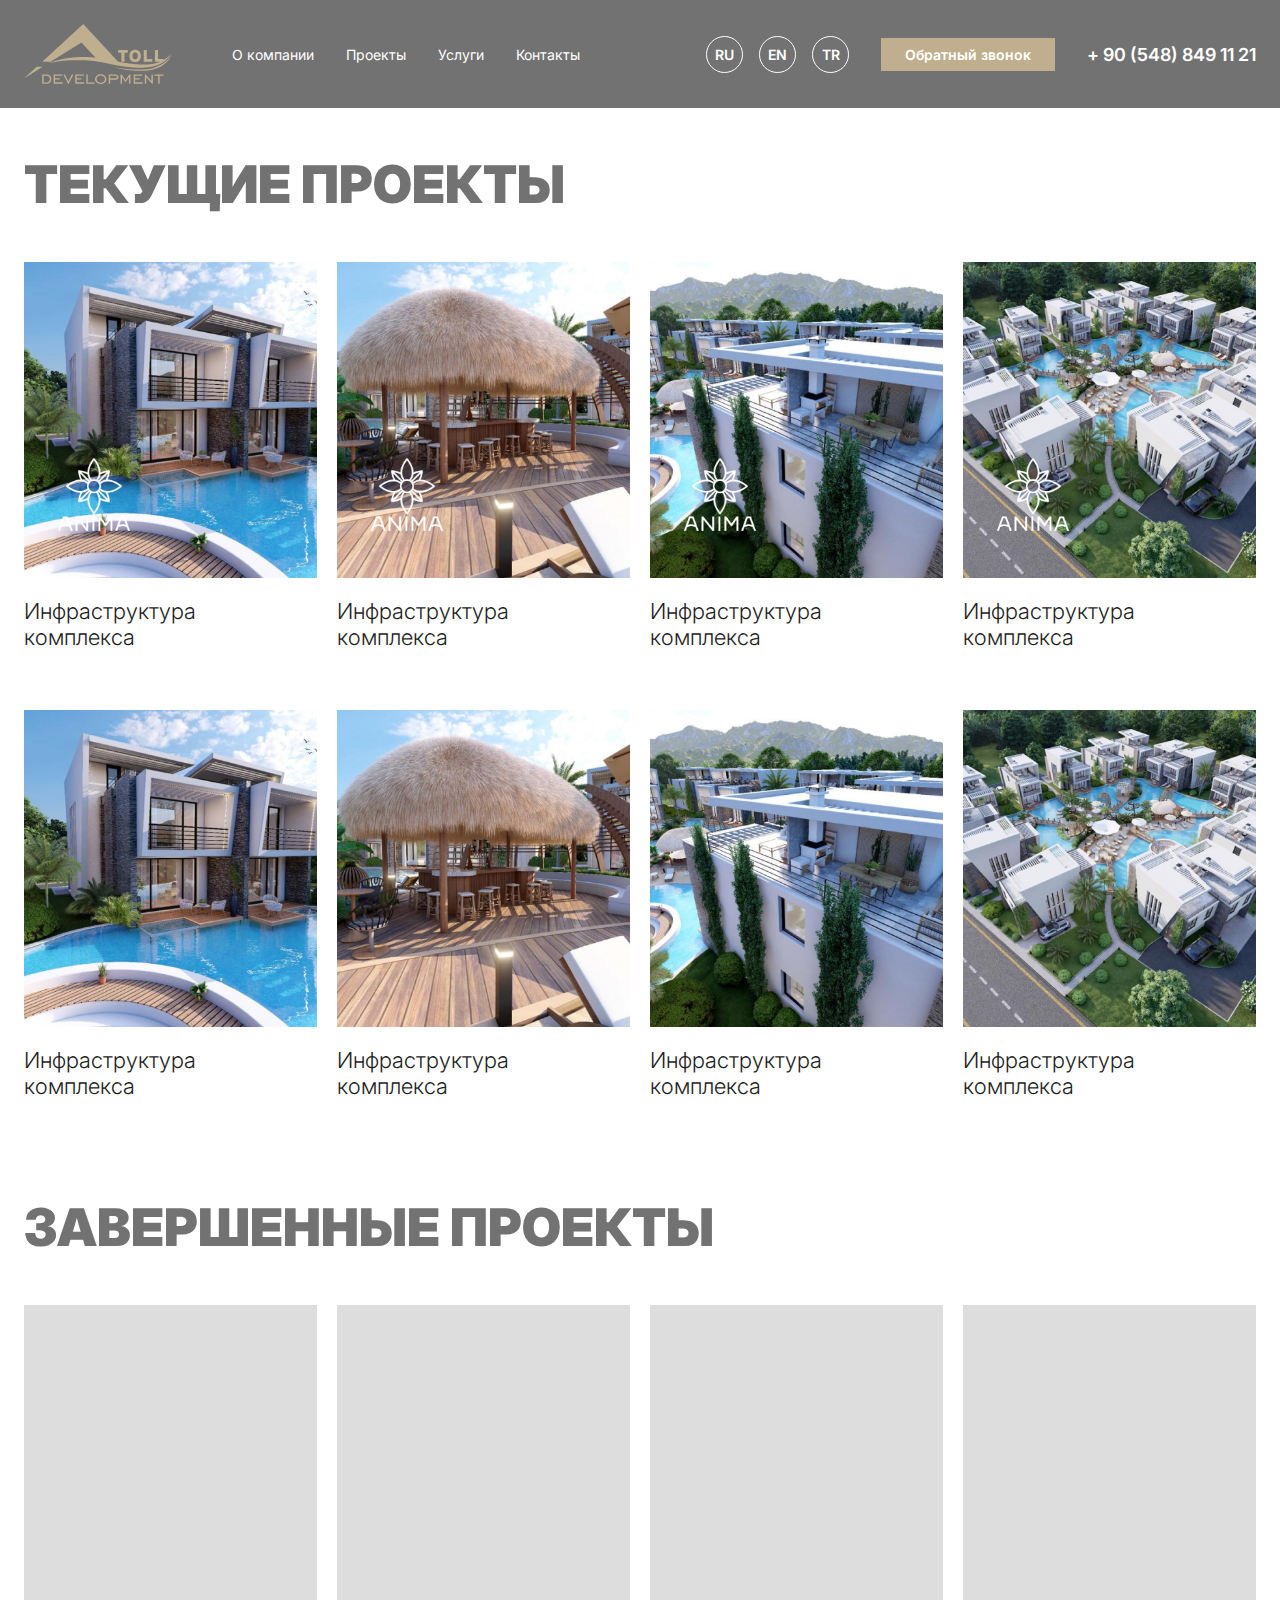
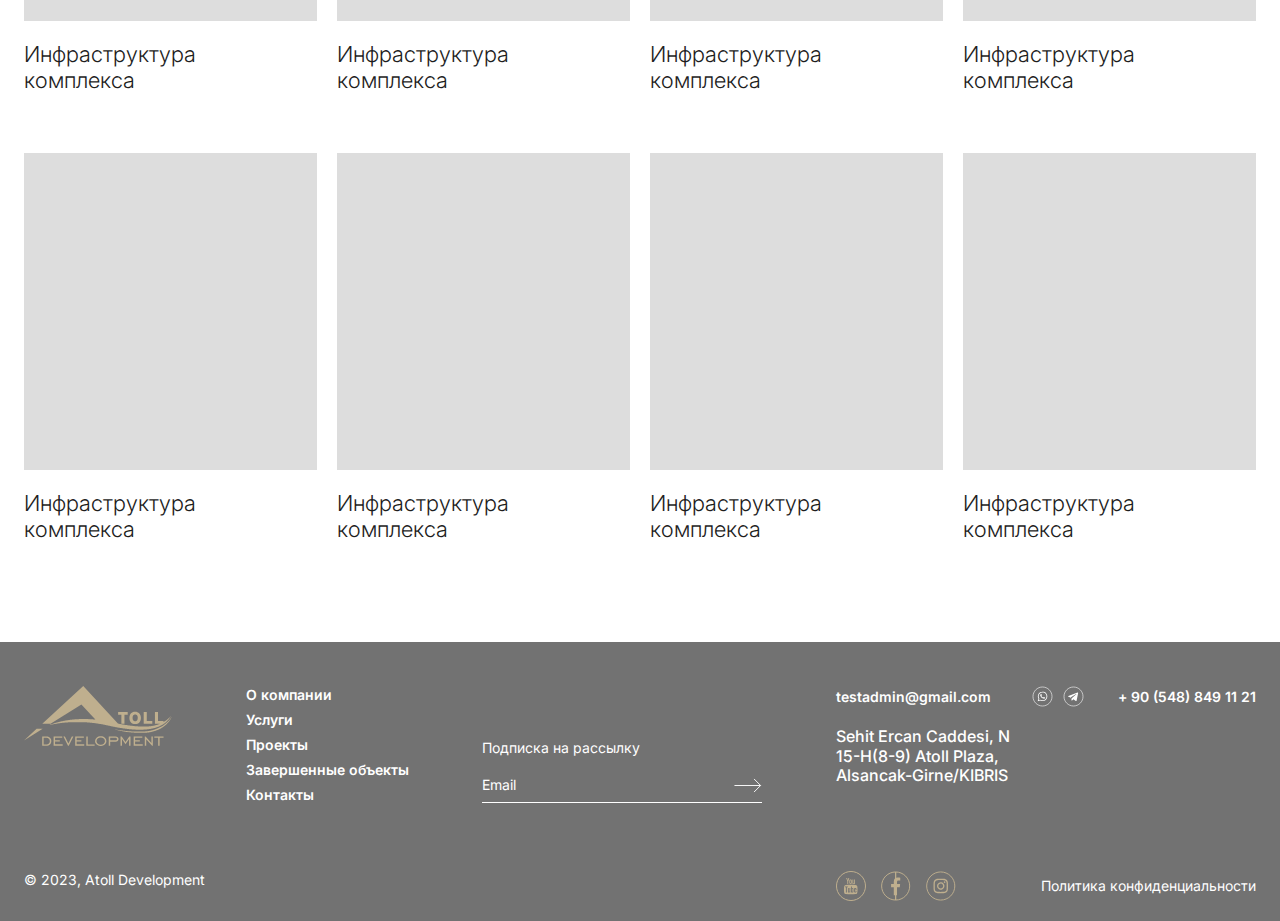
<file: projects.html>
<!DOCTYPE html>
<html lang="ru">
	<head>
		<meta http-equiv="Content-Type" content="text/html; charset=utf-8">

		<!-- Адаптирование страницы для мобильных устройств -->
		<meta name="viewport" content="width=device-width, initial-scale=1, maximum-scale=1">

		<!-- Запрет распознования номера телефона -->
		<meta name="format-detection" content="telephone=no">
		<meta name="SKYPE_TOOLBAR" content ="SKYPE_TOOLBAR_PARSER_COMPATIBLE">

		<!-- Заголовок страницы -->
		<title>Заголовок страницы</title>

		<!-- Данное значение часто используют(использовали) поисковые системы -->
		<meta name="description" content="">
		<meta name="keywords" content="">

		<!-- Изменение цвета панели моб. браузера -->
		<meta name="msapplication-TileColor" content="#6AB12F">
		<meta name="theme-color" content="#6AB12F">

		<!-- Подключение шрифтов с гугла -->
		<link rel="preconnect" href="https://fonts.googleapis.com">
		<link rel="preconnect" href="https://fonts.gstatic.com" crossorigin>
		<link href="https://fonts.googleapis.com/css2?family=Inter:wght@100;200;300;400;500;600;700;800;900&display=swap" rel="stylesheet">

		<!-- Подключение файлов стилей -->
		<link rel="stylesheet" href="css/swiper-bundle.min.css" async>
		<link rel="stylesheet" href="css/swiper.css" async>
		<link rel="stylesheet" href="css/fancybox.css" async>
		<link rel="stylesheet" href="css/styles.css" async>

		<link rel="stylesheet" href="css/response_1899.css" media="print, (max-width: 1899px)" async>
		<link rel="stylesheet" href="css/response_1439.css" media="print, (max-width: 1439px)" async>
		<link rel="stylesheet" href="css/response_1279.css" media="print, (max-width: 1279px)" async>
		<link rel="stylesheet" href="css/response_1023.css" media="print, (max-width: 1023px)" async>
		<link rel="stylesheet" href="css/response_767.css" media="print, (max-width: 767px)" async>
		<link rel="stylesheet" href="css/response_479.css" media="(max-width: 479px)" async>
	</head>

	<body>
		<div class="wrap">
			<div class="main">
				<header>
					<button class="mob_close_btn"></button>

					<div class="scroll">
						<div class="cont row">
							<a href="/" class="logo">
								<img src="images/logo.svg" alt="">
							</a>

							<nav class="menu row">
								<div class="menu_item">
									<a href="/">О компании</a>
								</div>

								<div class="menu_item">
									<a href="/">Проекты</a>
								</div>

								<div class="menu_item">
									<a href="/">Услуги</a>
								</div>

								<div class="menu_item">
									<a href="/">Контакты</a>
								</div>
							</nav>

							<div class="langs">
								<div><a href="/">RU</a></div>
								<div><a href="/">EN</a></div>
								<div><a href="/">TR</a></div>
							</div>

							<button class="callback_btn modal_btn" data-modal="order_modal">Обратный звонок</button>

							<div class="phone">
								<a href="tel:+905488491121">+ 90 (548) 849 11 21</a>
							</div>
						</div>
					</div>
				</header>


				<section class="mob_header">
					<div class="cont row">
						<a href="/" class="logo">
							<img src="images/logo.svg" alt="">
						</a>

						<div class="phone">
							<a href="tel:+905488491121">+ 90 (548) 849 11 21</a>
						</div>

						<button class="mob_menu_btn">
							<span></span>
						</button>
					</div>
				</section>


				<section class="projects block">
					<div class="cont">
						<div class="block_head">
							<div class="title">текущие проекты</div>
						</div>

						<div class="row">
							<a href="/" class="project">
								<div class="thumb">
									<img data-src="images/tmp/project_thumb1.jpg" alt="" class="lazyload">

									<div class="symbol">
										<img data-src="images/tmp/project_symbol.png" alt="" class="lazyload">
									</div>
								</div>

								<div class="name">Инфраструктура комплекса</div>
							</a>

							<a href="/" class="project">
								<div class="thumb">
									<img data-src="images/tmp/project_thumb2.jpg" alt="" class="lazyload">

									<div class="symbol">
										<img data-src="images/tmp/project_symbol.png" alt="" class="lazyload">
									</div>
								</div>

								<div class="name">Инфраструктура комплекса</div>
							</a>

							<a href="/" class="project">
								<div class="thumb">
									<img data-src="images/tmp/project_thumb3.jpg" alt="" class="lazyload">

									<div class="symbol">
										<img data-src="images/tmp/project_symbol.png" alt="" class="lazyload">
									</div>
								</div>

								<div class="name">Инфраструктура комплекса</div>
							</a>

							<a href="/" class="project">
								<div class="thumb">
									<img data-src="images/tmp/project_thumb4.jpg" alt="" class="lazyload">

									<div class="symbol">
										<img data-src="images/tmp/project_symbol.png" alt="" class="lazyload">
									</div>
								</div>

								<div class="name">Инфраструктура комплекса</div>
							</a>

							<a href="/" class="project">
								<div class="thumb">
									<img data-src="images/tmp/project_thumb1.jpg" alt="" class="lazyload">

									<div class="symbol">
										<img data-src="images/tmp/project_symbol.png" alt="" class="lazyload">
									</div>
								</div>

								<div class="name">Инфраструктура комплекса</div>
							</a>

							<a href="/" class="project">
								<div class="thumb">
									<img data-src="images/tmp/project_thumb2.jpg" alt="" class="lazyload">

									<div class="symbol">
										<img data-src="images/tmp/project_symbol.png" alt="" class="lazyload">
									</div>
								</div>

								<div class="name">Инфраструктура комплекса</div>
							</a>

							<a href="/" class="project">
								<div class="thumb">
									<img data-src="images/tmp/project_thumb3.jpg" alt="" class="lazyload">

									<div class="symbol">
										<img data-src="images/tmp/project_symbol.png" alt="" class="lazyload">
									</div>
								</div>

								<div class="name">Инфраструктура комплекса</div>
							</a>

							<a href="/" class="project">
								<div class="thumb">
									<img data-src="images/tmp/project_thumb4.jpg" alt="" class="lazyload">

									<div class="symbol">
										<img data-src="images/tmp/project_symbol.png" alt="" class="lazyload">
									</div>
								</div>

								<div class="name">Инфраструктура комплекса</div>
							</a>
						</div>
					</div>
				</section>


				<section class="projects block">
					<div class="cont">
						<div class="block_head">
							<div class="title">ЗавершЕнные проекты</div>
						</div>

						<div class="row">
							<a href="/" class="project">
								<div class="thumb">
									<img data-src="images/tmp/project_thumb1.jpg" alt="" class="lazyload">

									<div class="symbol">
										<img data-src="images/tmp/project_symbol.png" alt="" class="lazyload">
									</div>
								</div>

								<div class="name">Инфраструктура комплекса</div>
							</a>

							<a href="/" class="project">
								<div class="thumb">
									<img data-src="images/tmp/project_thumb2.jpg" alt="" class="lazyload">

									<div class="symbol">
										<img data-src="images/tmp/project_symbol.png" alt="" class="lazyload">
									</div>
								</div>

								<div class="name">Инфраструктура комплекса</div>
							</a>

							<a href="/" class="project">
								<div class="thumb">
									<img data-src="images/tmp/project_thumb3.jpg" alt="" class="lazyload">

									<div class="symbol">
										<img data-src="images/tmp/project_symbol.png" alt="" class="lazyload">
									</div>
								</div>

								<div class="name">Инфраструктура комплекса</div>
							</a>

							<a href="/" class="project">
								<div class="thumb">
									<img data-src="images/tmp/project_thumb4.jpg" alt="" class="lazyload">

									<div class="symbol">
										<img data-src="images/tmp/project_symbol.png" alt="" class="lazyload">
									</div>
								</div>

								<div class="name">Инфраструктура комплекса</div>
							</a>

							<a href="/" class="project">
								<div class="thumb">
									<img data-src="images/tmp/project_thumb1.jpg" alt="" class="lazyload">

									<div class="symbol">
										<img data-src="images/tmp/project_symbol.png" alt="" class="lazyload">
									</div>
								</div>

								<div class="name">Инфраструктура комплекса</div>
							</a>

							<a href="/" class="project">
								<div class="thumb">
									<img data-src="images/tmp/project_thumb2.jpg" alt="" class="lazyload">

									<div class="symbol">
										<img data-src="images/tmp/project_symbol.png" alt="" class="lazyload">
									</div>
								</div>

								<div class="name">Инфраструктура комплекса</div>
							</a>

							<a href="/" class="project">
								<div class="thumb">
									<img data-src="images/tmp/project_thumb3.jpg" alt="" class="lazyload">

									<div class="symbol">
										<img data-src="images/tmp/project_symbol.png" alt="" class="lazyload">
									</div>
								</div>

								<div class="name">Инфраструктура комплекса</div>
							</a>

							<a href="/" class="project">
								<div class="thumb">
									<img data-src="images/tmp/project_thumb4.jpg" alt="" class="lazyload">

									<div class="symbol">
										<img data-src="images/tmp/project_symbol.png" alt="" class="lazyload">
									</div>
								</div>

								<div class="name">Инфраструктура комплекса</div>
							</a>
						</div>
					</div>
				</section>
			</div>


			<footer>
				<div class="cont mini row">
					<div class="logo">
						<img src="images/logo.svg" alt="">
					</div>

					<div class="links">
						<div><a href="/">О компании</a></div>
						<div><a href="/">Услуги</a></div>
						<div><a href="/">Проекты</a></div>
						<div><a href="/">Завершенные объекты</a></div>
						<div><a href="/">Контакты</a></div>
					</div>

					<div class="subscribe">
						<div class="title">Подписка на рассылку</div>

						<form action="">
							<input type="email" name="" value="" class="input" placeholder="Email">

							<button type="submit" class="submit_btn">
								<svg class="icon"><use xlink:href="images/sprite.svg#ic_arrow_hor"></use></svg>
							</button>
						</form>
					</div>

					<div class="contacts col_right">
						<div class="email">
							<a href="mailto:testadmin@gmail.com">testadmin@gmail.com</a>
						</div>

						<div class="messengers">
							<a href="/" target="_blank" rel="noopener nofollow">
								<svg class="icon"><use xlink:href="images/sprite.svg#ic_whatsapp"></use></svg>
							</a>

							<a href="/" target="_blank" rel="noopener nofollow">
								<svg class="icon"><use xlink:href="images/sprite.svg#ic_telegram"></use></svg>
							</a>
						</div>

						<div class="phone">
							<a href="tel:+905488491121">+ 90 (548) 849 11 21</a>
						</div>

						<div class="location">
							Sehit Ercan Caddesi, N<br> 15-H(8-9) Atoll Plaza,<br> Alsancak-Girne/KIBRIS
						</div>
					</div>
				</div>

				<div class="cont mini row">
					<div class="copyright">&copy; 2023, Atoll Development </div>

					<div class="col_right">
						<div class="socials">
							<a href="/" target="_blank" rel="noopener nofollow">
								<svg class="icon"><use xlink:href="images/sprite.svg#ic_youtube"></use></svg>
							</a>

							<a href="/" target="_blank" rel="noopener nofollow">
								<svg class="icon"><use xlink:href="images/sprite.svg#ic_fb"></use></svg>
							</a>

							<a href="/" target="_blank" rel="noopener nofollow">
								<svg class="icon"><use xlink:href="images/sprite.svg#ic_instagram"></use></svg>
							</a>
						</div>

						<div class="privacy_policy_link">
							<a href="/">Политика конфиденциальности</a>
						</div>
					</div>
				</div>
			</footer>


			<div class="overlay"></div>
		</div>


		<section class="modal" id="order_modal">
			<div class="modal_title">оставить заявку </div>

			<form action="" class="form">
				<div class="line">
					<div class="label">Ваше имя</div>

					<div class="field">
						<input type="text" name="" value="" class="input">
					</div>
				</div>

				<div class="line">
					<div class="label">Ваш телефон</div>

					<div class="field">
						<input type="text" name="" value="" class="input" placeholder="+ 7(___) ___ __ __">
					</div>
				</div>

				<div class="submit">
					<button type="submit" class="submit_btn">оставить заявку на расчет</button>
				</div>
			</form>
		</section>


		<!-- Подключение javascript файлов -->
		<script src="js/jquery-3.6.3.min.js"></script>
		<script src="js/functions.js"></script>
		<script src="js/swiper-bundle.min.js"></script>
		<script src="js/fancybox.js"></script>
		<script src="js/imask.js"></script>
		<script src="js/scripts.js"></script>
	</body>
</html>
</file>
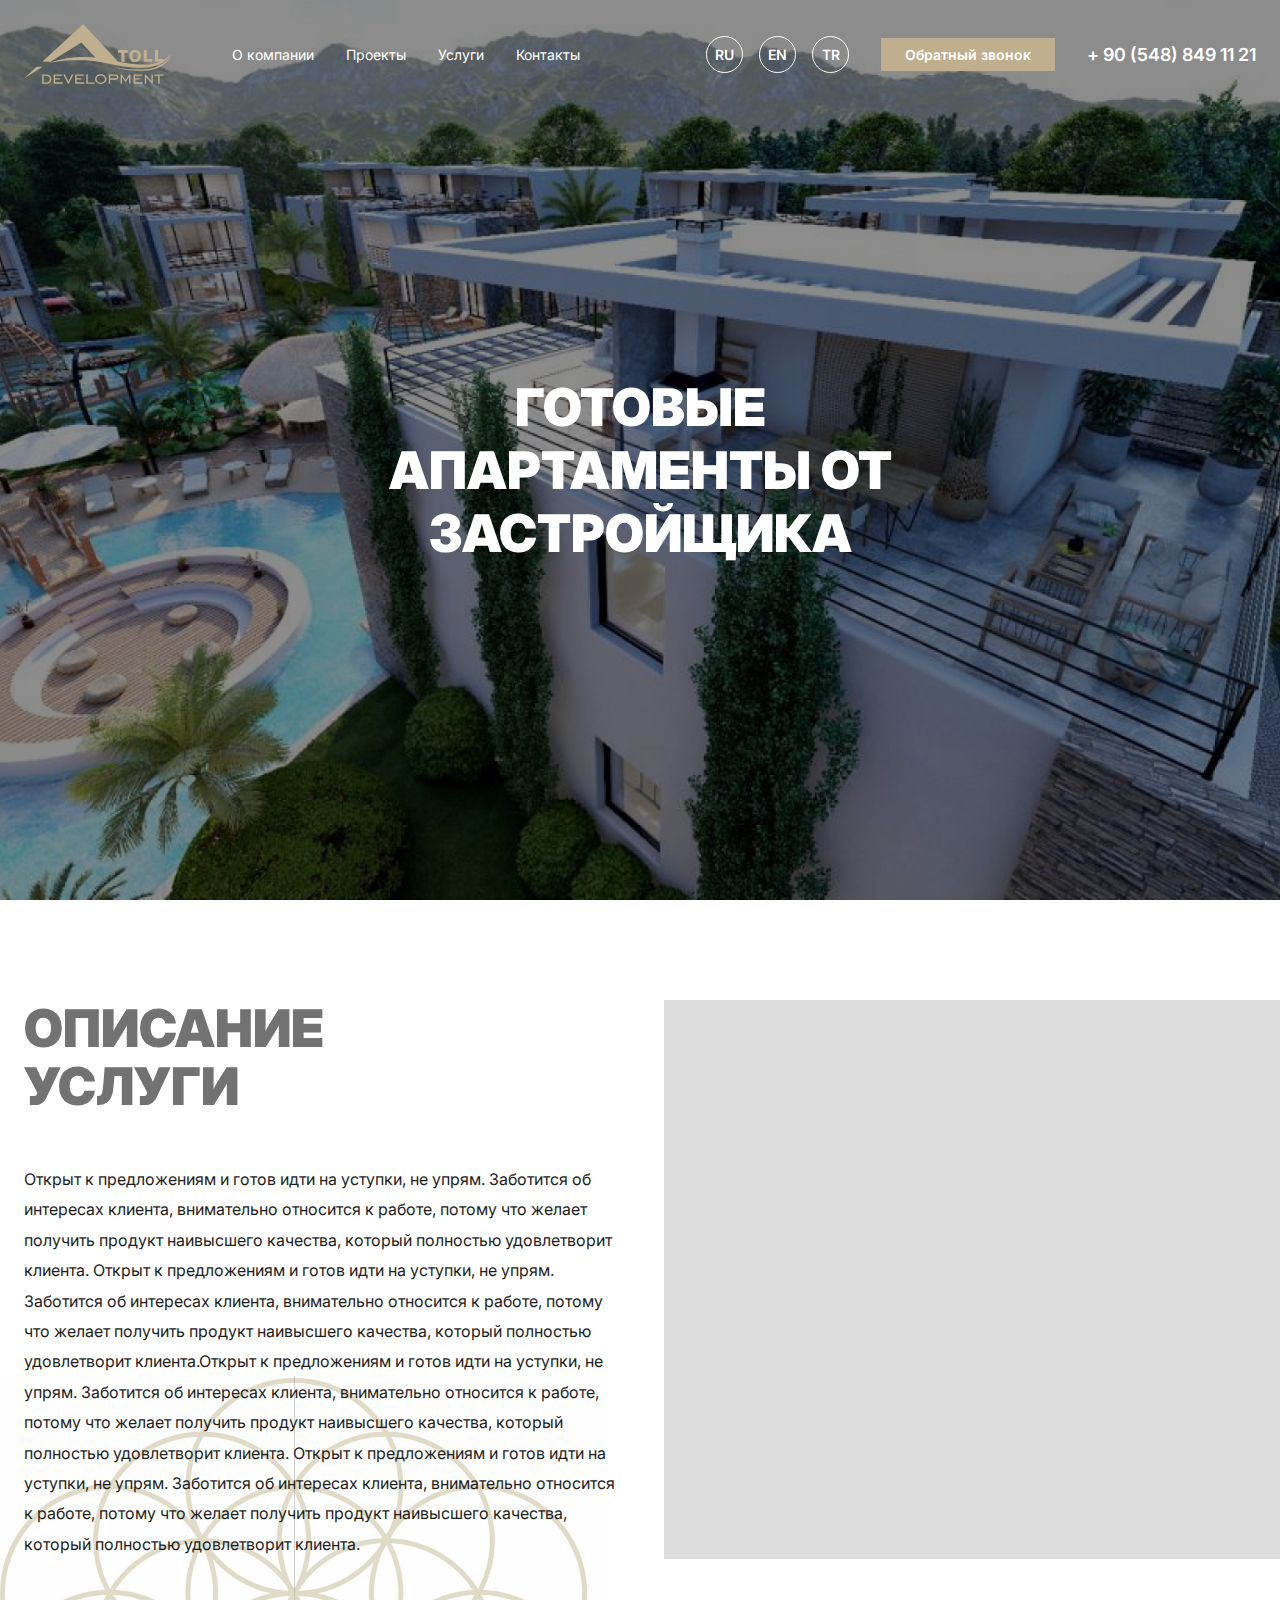
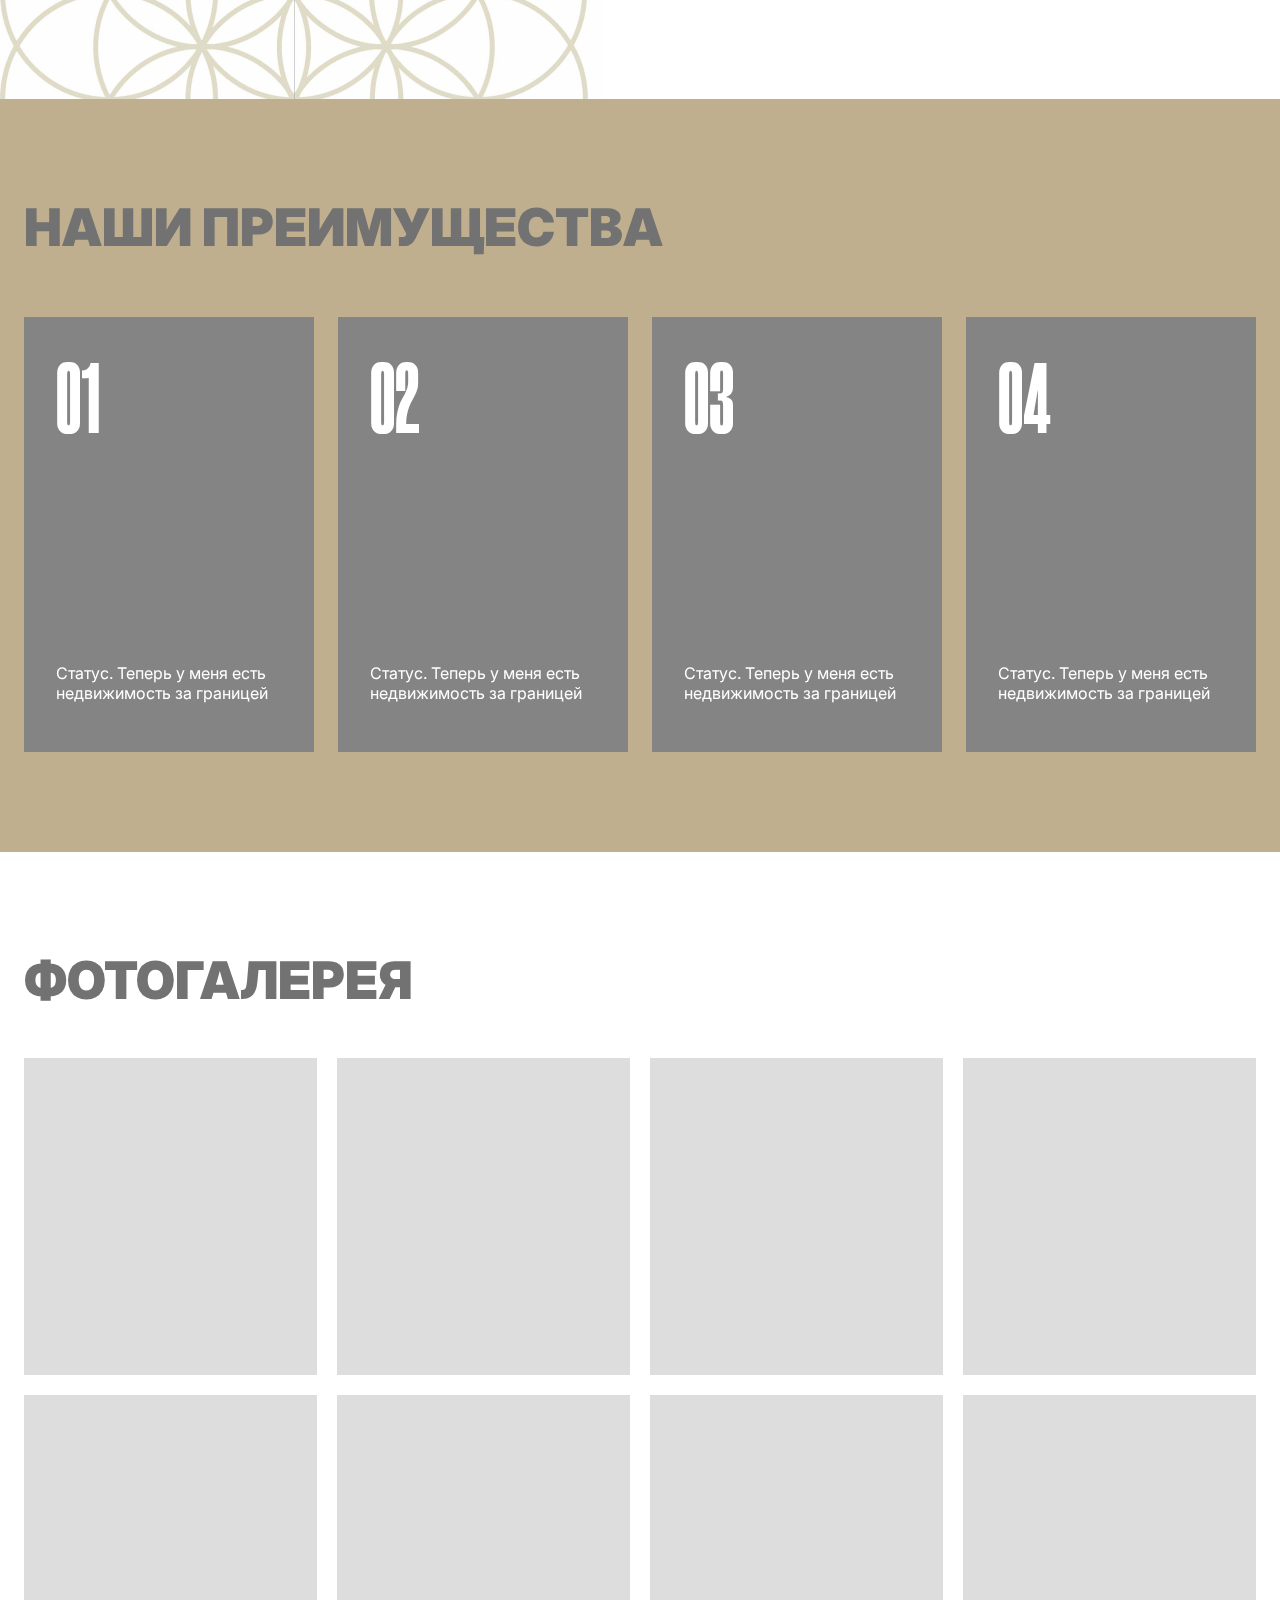
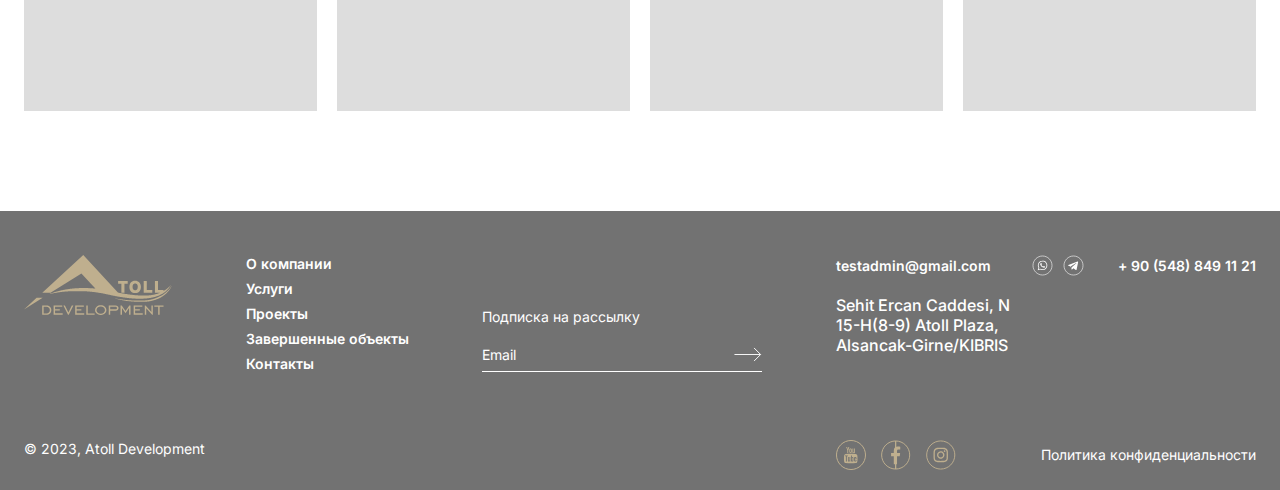
<file: service.html>
<!DOCTYPE html>
<html lang="ru">
	<head>
		<meta http-equiv="Content-Type" content="text/html; charset=utf-8">

		<!-- Адаптирование страницы для мобильных устройств -->
		<meta name="viewport" content="width=device-width, initial-scale=1, maximum-scale=1">

		<!-- Запрет распознования номера телефона -->
		<meta name="format-detection" content="telephone=no">
		<meta name="SKYPE_TOOLBAR" content ="SKYPE_TOOLBAR_PARSER_COMPATIBLE">

		<!-- Заголовок страницы -->
		<title>Заголовок страницы</title>

		<!-- Данное значение часто используют(использовали) поисковые системы -->
		<meta name="description" content="">
		<meta name="keywords" content="">

		<!-- Изменение цвета панели моб. браузера -->
		<meta name="msapplication-TileColor" content="#6AB12F">
		<meta name="theme-color" content="#6AB12F">

		<!-- Подключение шрифтов с гугла -->
		<link rel="preconnect" href="https://fonts.googleapis.com">
		<link rel="preconnect" href="https://fonts.gstatic.com" crossorigin>
		<link href="https://fonts.googleapis.com/css2?family=Inter:wght@100;200;300;400;500;600;700;800;900&display=swap" rel="stylesheet">

		<!-- Подключение файлов стилей -->
		<link rel="stylesheet" href="css/swiper-bundle.min.css" async>
		<link rel="stylesheet" href="css/swiper.css" async>
		<link rel="stylesheet" href="css/fancybox.css" async>
		<link rel="stylesheet" href="css/styles.css" async>

		<link rel="stylesheet" href="css/response_1899.css" media="print, (max-width: 1899px)" async>
		<link rel="stylesheet" href="css/response_1439.css" media="print, (max-width: 1439px)" async>
		<link rel="stylesheet" href="css/response_1279.css" media="print, (max-width: 1279px)" async>
		<link rel="stylesheet" href="css/response_1023.css" media="print, (max-width: 1023px)" async>
		<link rel="stylesheet" href="css/response_767.css" media="print, (max-width: 767px)" async>
		<link rel="stylesheet" href="css/response_479.css" media="(max-width: 479px)" async>
	</head>

	<body>
		<div class="wrap">
			<div class="main">
				<header class="absolute">
					<button class="mob_close_btn"></button>

					<div class="scroll">
						<div class="cont row">
							<a href="/" class="logo">
								<img src="images/logo.svg" alt="">
							</a>

							<nav class="menu row">
								<div class="menu_item">
									<a href="/">О компании</a>
								</div>

								<div class="menu_item">
									<a href="/">Проекты</a>
								</div>

								<div class="menu_item">
									<a href="/">Услуги</a>
								</div>

								<div class="menu_item">
									<a href="/">Контакты</a>
								</div>
							</nav>

							<div class="langs">
								<div><a href="/">RU</a></div>
								<div><a href="/">EN</a></div>
								<div><a href="/">TR</a></div>
							</div>

							<button class="callback_btn modal_btn" data-modal="order_modal">Обратный звонок</button>

							<div class="phone">
								<a href="tel:+905488491121">+ 90 (548) 849 11 21</a>
							</div>
						</div>
					</div>
				</header>


				<section class="mob_header absolute">
					<div class="cont row">
						<a href="/" class="logo">
							<img src="images/logo.svg" alt="">
						</a>

						<div class="phone">
							<a href="tel:+905488491121">+ 90 (548) 849 11 21</a>
						</div>

						<button class="mob_menu_btn">
							<span></span>
						</button>
					</div>
				</section>


				<section class="service_head block">
					<div class="cont">
						<div class="data">
							<h1 class="service_name">готовые апартаменты от застройщика</h1>
						</div>
					</div>

					<img data-src="images/tmp/bg_service_head.jpg" alt="" class="bg lazyload">
				</section>


				<section class="secvice_info block">
					<div class="cont row mini">
						<div class="data">
							<div class="block_head">
								<div class="title">Описание<br> услуги</div>
							</div>

							<div class="desc text_block">
								<p>Открыт к предложениям и готов идти на уступки, не упрям. Заботится об интересах клиента, внимательно относится к работе, потому что желает получить продукт наивысшего качества, который полностью удовлетворит клиента. Открыт к предложениям и готов идти на уступки, не упрям. Заботится об интересах клиента, внимательно относится к работе, потому что желает получить продукт наивысшего качества, который полностью удовлетворит клиента.Открыт к предложениям и готов идти на уступки, не упрям. Заботится об интересах клиента, внимательно относится к работе, потому что желает получить продукт наивысшего качества, который полностью удовлетворит клиента. Открыт к предложениям и готов идти на уступки, не упрям. Заботится об интересах клиента, внимательно относится к работе, потому что желает получить продукт наивысшего качества, который полностью удовлетворит клиента.</p>
							</div>
						</div>

						<div class="image">
							<img data-src="images/tmp/secvice_info_img.jpg" alt="" class="lazyload">
						</div>
					</div>
				</section>


				<section class="advantages block">
					<div class="cont mini">
						<div class="block_head">
							<div class="title">наши преимущества</div>
						</div>

						<div class="row">
							<div class="item">
								<div class="number"></div>

								<div class="name">Статус. Теперь у меня есть недвижимость за границей</div>

								<div class="thumb">
									<img data-src="images/tmp/advantage_thumb1.jpg" alt="" class="lazyload">
								</div>
							</div>

							<div class="item">
								<div class="number"></div>

								<div class="name">Статус. Теперь у меня есть недвижимость за границей</div>

								<div class="thumb">
									<img data-src="images/tmp/advantage_thumb2.jpg" alt="" class="lazyload">
								</div>
							</div>

							<div class="item">
								<div class="number"></div>

								<div class="name">Статус. Теперь у меня есть недвижимость за границей</div>

								<div class="thumb">
									<img data-src="images/tmp/advantage_thumb3.jpg" alt="" class="lazyload">
								</div>
							</div>

							<div class="item">
								<div class="number"></div>

								<div class="name">Статус. Теперь у меня есть недвижимость за границей</div>

								<div class="thumb">
									<img data-src="images/tmp/advantage_thumb4.jpg" alt="" class="lazyload">
								</div>
							</div>
						</div>
					</div>
				</section>


				<section class="photo_gallery block">
					<div class="cont mini">
						<div class="block_head">
							<div class="title">Фотогалерея</div>
						</div>
					</div>

					<div class="cont">
						<div class="row">
							<div><a href="images/tmp/photo_gallery_thumb1.jpg" class="item fancy_img" data-fancybox="photo_gallery">
								<img data-src="images/tmp/photo_gallery_thumb1.jpg" alt="" class="lazyload">
							</a></div>

							<div><a href="images/tmp/photo_gallery_thumb2.jpg" class="item fancy_img" data-fancybox="photo_gallery">
								<img data-src="images/tmp/photo_gallery_thumb2.jpg" alt="" class="lazyload">
							</a></div>

							<div><a href="images/tmp/photo_gallery_thumb3.jpg" class="item fancy_img" data-fancybox="photo_gallery">
								<img data-src="images/tmp/photo_gallery_thumb3.jpg" alt="" class="lazyload">
							</a></div>

							<div><a href="images/tmp/photo_gallery_thumb4.jpg" class="item fancy_img" data-fancybox="photo_gallery">
								<img data-src="images/tmp/photo_gallery_thumb4.jpg" alt="" class="lazyload">
							</a></div>

							<div><a href="images/tmp/photo_gallery_thumb5.jpg" class="item fancy_img" data-fancybox="photo_gallery">
								<img data-src="images/tmp/photo_gallery_thumb5.jpg" alt="" class="lazyload">
							</a></div>

							<div><a href="images/tmp/photo_gallery_thumb6.jpg" class="item fancy_img" data-fancybox="photo_gallery">
								<img data-src="images/tmp/photo_gallery_thumb6.jpg" alt="" class="lazyload">
							</a></div>

							<div><a href="images/tmp/photo_gallery_thumb7.jpg" class="item fancy_img" data-fancybox="photo_gallery">
								<img data-src="images/tmp/photo_gallery_thumb7.jpg" alt="" class="lazyload">
							</a></div>

							<div><a href="images/tmp/photo_gallery_thumb8.jpg" class="item fancy_img" data-fancybox="photo_gallery">
								<img data-src="images/tmp/photo_gallery_thumb8.jpg" alt="" class="lazyload">
							</a></div>
						</div>
					</div>
				</section>
			</div>


			<footer>
				<div class="cont mini row">
					<div class="logo">
						<img src="images/logo.svg" alt="">
					</div>

					<div class="links">
						<div><a href="/">О компании</a></div>
						<div><a href="/">Услуги</a></div>
						<div><a href="/">Проекты</a></div>
						<div><a href="/">Завершенные объекты</a></div>
						<div><a href="/">Контакты</a></div>
					</div>

					<div class="subscribe">
						<div class="title">Подписка на рассылку</div>

						<form action="">
							<input type="email" name="" value="" class="input" placeholder="Email">

							<button type="submit" class="submit_btn">
								<svg class="icon"><use xlink:href="images/sprite.svg#ic_arrow_hor"></use></svg>
							</button>
						</form>
					</div>

					<div class="contacts col_right">
						<div class="email">
							<a href="mailto:testadmin@gmail.com">testadmin@gmail.com</a>
						</div>

						<div class="messengers">
							<a href="/" target="_blank" rel="noopener nofollow">
								<svg class="icon"><use xlink:href="images/sprite.svg#ic_whatsapp"></use></svg>
							</a>

							<a href="/" target="_blank" rel="noopener nofollow">
								<svg class="icon"><use xlink:href="images/sprite.svg#ic_telegram"></use></svg>
							</a>
						</div>

						<div class="phone">
							<a href="tel:+905488491121">+ 90 (548) 849 11 21</a>
						</div>

						<div class="location">
							Sehit Ercan Caddesi, N<br> 15-H(8-9) Atoll Plaza,<br> Alsancak-Girne/KIBRIS
						</div>
					</div>
				</div>

				<div class="cont mini row">
					<div class="copyright">&copy; 2023, Atoll Development </div>

					<div class="col_right">
						<div class="socials">
							<a href="/" target="_blank" rel="noopener nofollow">
								<svg class="icon"><use xlink:href="images/sprite.svg#ic_youtube"></use></svg>
							</a>

							<a href="/" target="_blank" rel="noopener nofollow">
								<svg class="icon"><use xlink:href="images/sprite.svg#ic_fb"></use></svg>
							</a>

							<a href="/" target="_blank" rel="noopener nofollow">
								<svg class="icon"><use xlink:href="images/sprite.svg#ic_instagram"></use></svg>
							</a>
						</div>

						<div class="privacy_policy_link">
							<a href="/">Политика конфиденциальности</a>
						</div>
					</div>
				</div>
			</footer>


			<div class="overlay"></div>
		</div>


		<section class="modal" id="order_modal">
			<div class="modal_title">оставить заявку </div>

			<form action="" class="form">
				<div class="line">
					<div class="label">Ваше имя</div>

					<div class="field">
						<input type="text" name="" value="" class="input">
					</div>
				</div>

				<div class="line">
					<div class="label">Ваш телефон</div>

					<div class="field">
						<input type="text" name="" value="" class="input" placeholder="+ 7(___) ___ __ __">
					</div>
				</div>

				<div class="submit">
					<button type="submit" class="submit_btn">оставить заявку на расчет</button>
				</div>
			</form>
		</section>


		<!-- Подключение javascript файлов -->
		<script src="js/jquery-3.6.3.min.js"></script>
		<script src="js/functions.js"></script>
		<script src="js/swiper-bundle.min.js"></script>
		<script src="js/fancybox.js"></script>
		<script src="js/imask.js"></script>
		<script src="js/scripts.js"></script>
	</body>
</html>
</file>
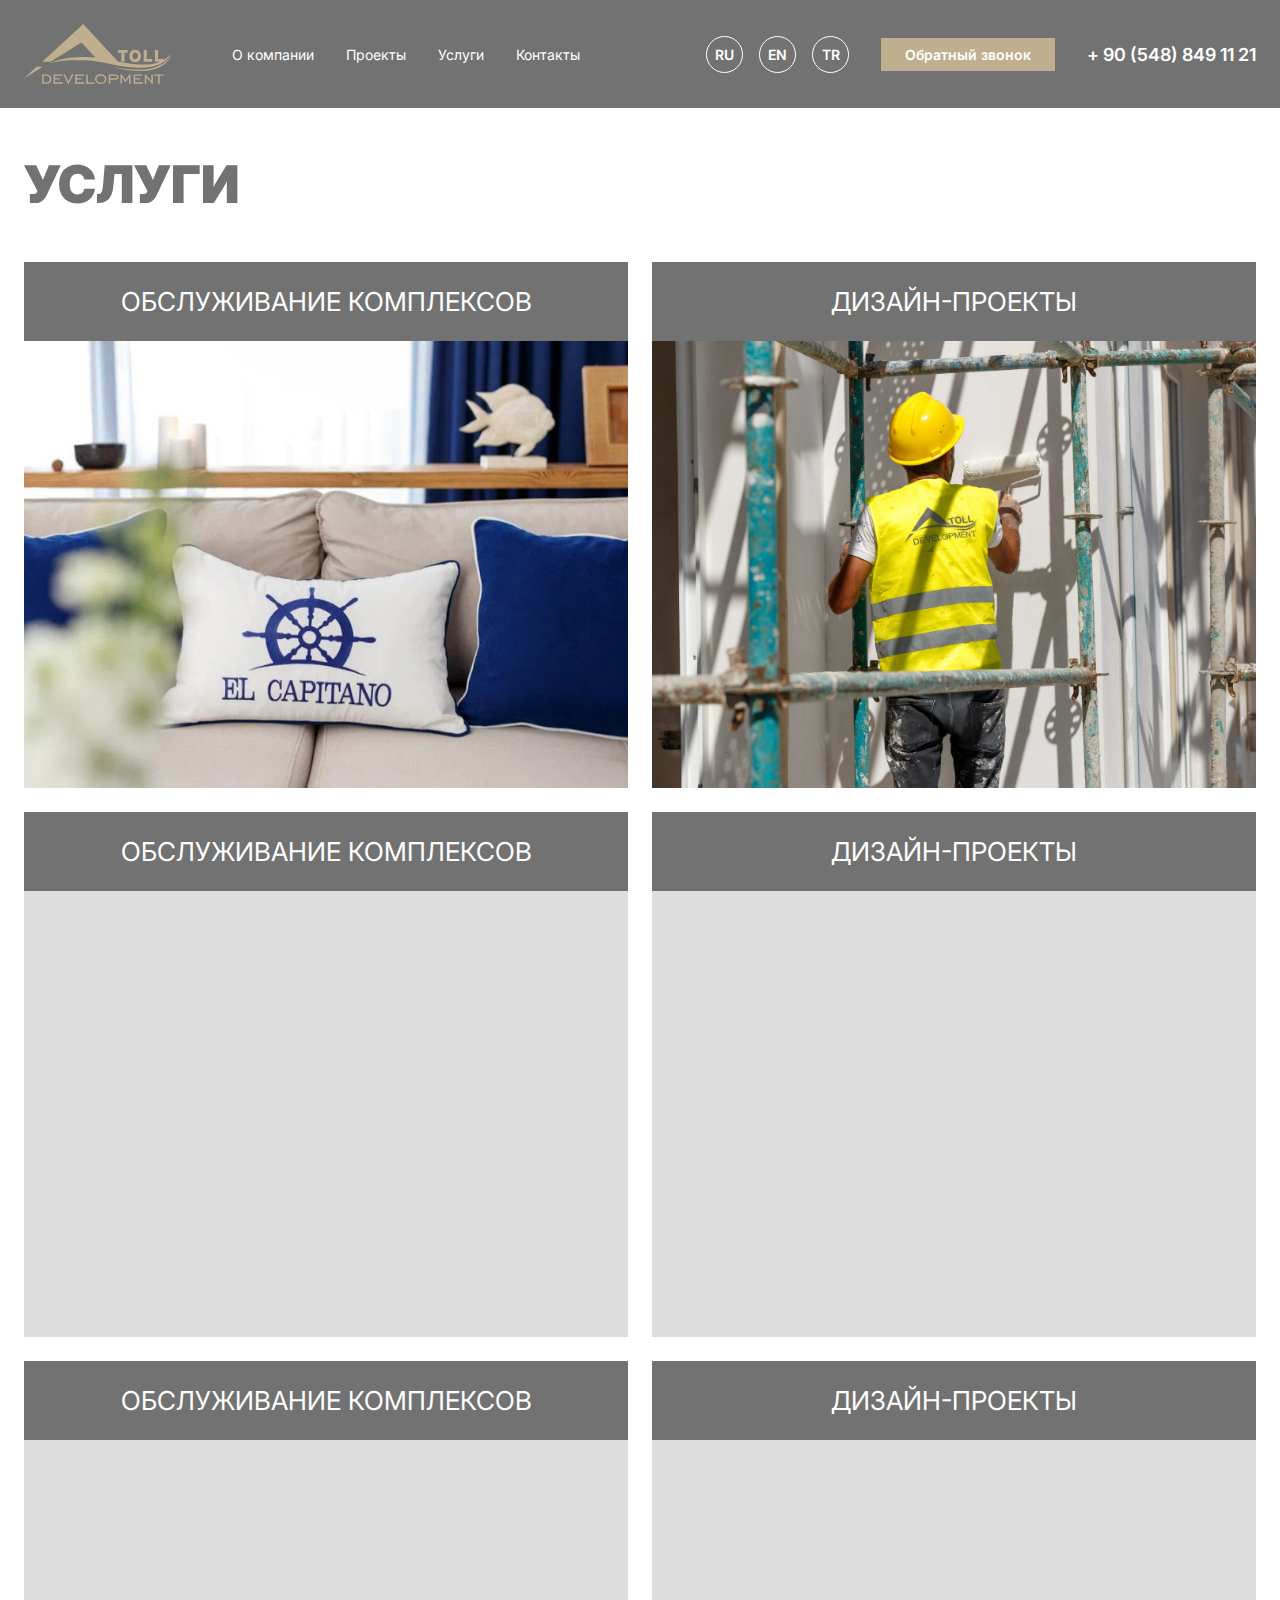
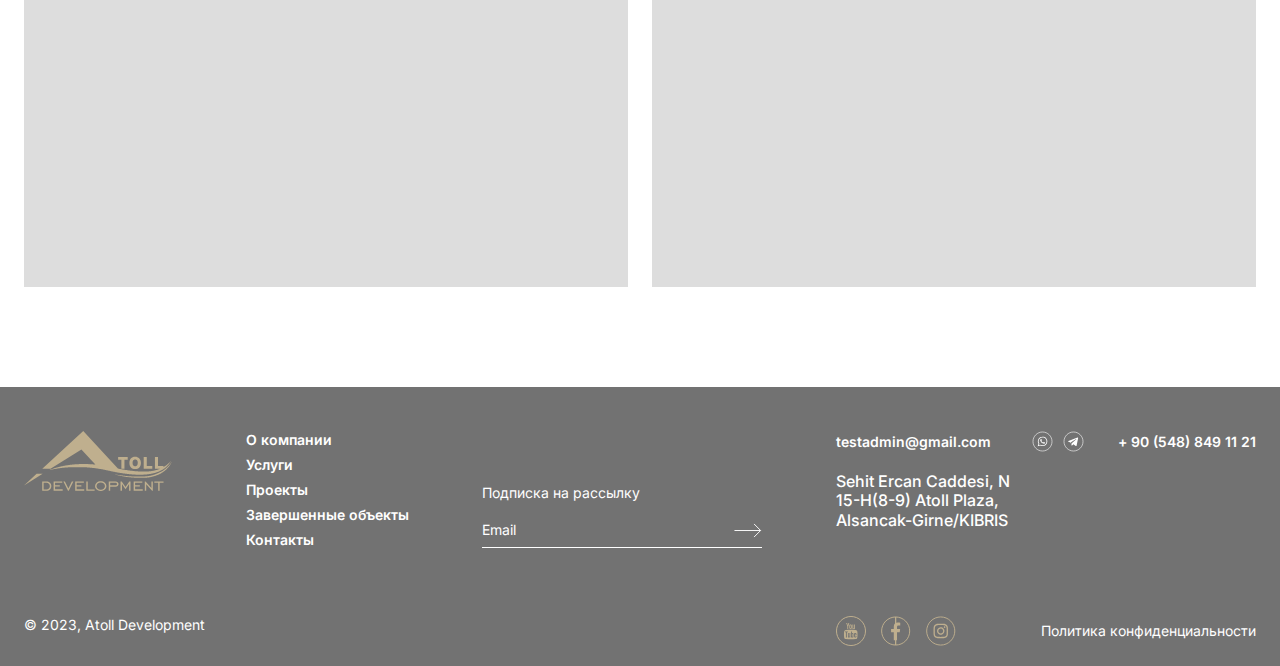
<file: services.html>
<!DOCTYPE html>
<html lang="ru">
	<head>
		<meta http-equiv="Content-Type" content="text/html; charset=utf-8">

		<!-- Адаптирование страницы для мобильных устройств -->
		<meta name="viewport" content="width=device-width, initial-scale=1, maximum-scale=1">

		<!-- Запрет распознования номера телефона -->
		<meta name="format-detection" content="telephone=no">
		<meta name="SKYPE_TOOLBAR" content ="SKYPE_TOOLBAR_PARSER_COMPATIBLE">

		<!-- Заголовок страницы -->
		<title>Заголовок страницы</title>

		<!-- Данное значение часто используют(использовали) поисковые системы -->
		<meta name="description" content="">
		<meta name="keywords" content="">

		<!-- Изменение цвета панели моб. браузера -->
		<meta name="msapplication-TileColor" content="#6AB12F">
		<meta name="theme-color" content="#6AB12F">

		<!-- Подключение шрифтов с гугла -->
		<link rel="preconnect" href="https://fonts.googleapis.com">
		<link rel="preconnect" href="https://fonts.gstatic.com" crossorigin>
		<link href="https://fonts.googleapis.com/css2?family=Inter:wght@100;200;300;400;500;600;700;800;900&display=swap" rel="stylesheet">

		<!-- Подключение файлов стилей -->
		<link rel="stylesheet" href="css/swiper-bundle.min.css" async>
		<link rel="stylesheet" href="css/swiper.css" async>
		<link rel="stylesheet" href="css/fancybox.css" async>
		<link rel="stylesheet" href="css/styles.css" async>

		<link rel="stylesheet" href="css/response_1899.css" media="print, (max-width: 1899px)" async>
		<link rel="stylesheet" href="css/response_1439.css" media="print, (max-width: 1439px)" async>
		<link rel="stylesheet" href="css/response_1279.css" media="print, (max-width: 1279px)" async>
		<link rel="stylesheet" href="css/response_1023.css" media="print, (max-width: 1023px)" async>
		<link rel="stylesheet" href="css/response_767.css" media="print, (max-width: 767px)" async>
		<link rel="stylesheet" href="css/response_479.css" media="(max-width: 479px)" async>
	</head>

	<body>
		<div class="wrap">
			<div class="main">
				<header>
					<button class="mob_close_btn"></button>

					<div class="scroll">
						<div class="cont row">
							<a href="/" class="logo">
								<img src="images/logo.svg" alt="">
							</a>

							<nav class="menu row">
								<div class="menu_item">
									<a href="/">О компании</a>
								</div>

								<div class="menu_item">
									<a href="/">Проекты</a>
								</div>

								<div class="menu_item">
									<a href="/">Услуги</a>
								</div>

								<div class="menu_item">
									<a href="/">Контакты</a>
								</div>
							</nav>

							<div class="langs">
								<div><a href="/">RU</a></div>
								<div><a href="/">EN</a></div>
								<div><a href="/">TR</a></div>
							</div>

							<button class="callback_btn modal_btn" data-modal="order_modal">Обратный звонок</button>

							<div class="phone">
								<a href="tel:+905488491121">+ 90 (548) 849 11 21</a>
							</div>
						</div>
					</div>
				</header>


				<section class="mob_header">
					<div class="cont row">
						<a href="/" class="logo">
							<img src="images/logo.svg" alt="">
						</a>

						<div class="phone">
							<a href="tel:+905488491121">+ 90 (548) 849 11 21</a>
						</div>

						<button class="mob_menu_btn">
							<span></span>
						</button>
					</div>
				</section>


				<section class="services block">
					<div class="cont mini">
						<div class="block_head">
							<div class="title">услуги</div>
						</div>

						<div class="row">
							<a href="/" class="service">
								<div class="name">обслуживание комплексов</div>

								<div class="thumb">
									<img data-src="images/tmp/service_thumb1.jpg" alt="" class="lazyload">
								</div>
							</a>

							<a href="/" class="service">
								<div class="name">Дизайн-проекты</div>

								<div class="thumb">
									<img data-src="images/tmp/service_thumb2.jpg" alt="" class="lazyload">
								</div>
							</a>

							<a href="/" class="service">
								<div class="name">обслуживание комплексов</div>

								<div class="thumb">
									<img data-src="images/tmp/service_thumb1.jpg" alt="" class="lazyload">
								</div>
							</a>

							<a href="/" class="service">
								<div class="name">Дизайн-проекты</div>

								<div class="thumb">
									<img data-src="images/tmp/service_thumb2.jpg" alt="" class="lazyload">
								</div>
							</a>

							<a href="/" class="service">
								<div class="name">обслуживание комплексов</div>

								<div class="thumb">
									<img data-src="images/tmp/service_thumb1.jpg" alt="" class="lazyload">
								</div>
							</a>

							<a href="/" class="service">
								<div class="name">Дизайн-проекты</div>

								<div class="thumb">
									<img data-src="images/tmp/service_thumb2.jpg" alt="" class="lazyload">
								</div>
							</a>
						</div>
					</div>
				</section>
			</div>


			<footer>
				<div class="cont mini row">
					<div class="logo">
						<img src="images/logo.svg" alt="">
					</div>

					<div class="links">
						<div><a href="/">О компании</a></div>
						<div><a href="/">Услуги</a></div>
						<div><a href="/">Проекты</a></div>
						<div><a href="/">Завершенные объекты</a></div>
						<div><a href="/">Контакты</a></div>
					</div>

					<div class="subscribe">
						<div class="title">Подписка на рассылку</div>

						<form action="">
							<input type="email" name="" value="" class="input" placeholder="Email">

							<button type="submit" class="submit_btn">
								<svg class="icon"><use xlink:href="images/sprite.svg#ic_arrow_hor"></use></svg>
							</button>
						</form>
					</div>

					<div class="contacts col_right">
						<div class="email">
							<a href="mailto:testadmin@gmail.com">testadmin@gmail.com</a>
						</div>

						<div class="messengers">
							<a href="/" target="_blank" rel="noopener nofollow">
								<svg class="icon"><use xlink:href="images/sprite.svg#ic_whatsapp"></use></svg>
							</a>

							<a href="/" target="_blank" rel="noopener nofollow">
								<svg class="icon"><use xlink:href="images/sprite.svg#ic_telegram"></use></svg>
							</a>
						</div>

						<div class="phone">
							<a href="tel:+905488491121">+ 90 (548) 849 11 21</a>
						</div>

						<div class="location">
							Sehit Ercan Caddesi, N<br> 15-H(8-9) Atoll Plaza,<br> Alsancak-Girne/KIBRIS
						</div>
					</div>
				</div>

				<div class="cont mini row">
					<div class="copyright">&copy; 2023, Atoll Development </div>

					<div class="col_right">
						<div class="socials">
							<a href="/" target="_blank" rel="noopener nofollow">
								<svg class="icon"><use xlink:href="images/sprite.svg#ic_youtube"></use></svg>
							</a>

							<a href="/" target="_blank" rel="noopener nofollow">
								<svg class="icon"><use xlink:href="images/sprite.svg#ic_fb"></use></svg>
							</a>

							<a href="/" target="_blank" rel="noopener nofollow">
								<svg class="icon"><use xlink:href="images/sprite.svg#ic_instagram"></use></svg>
							</a>
						</div>

						<div class="privacy_policy_link">
							<a href="/">Политика конфиденциальности</a>
						</div>
					</div>
				</div>
			</footer>


			<div class="overlay"></div>
		</div>


		<section class="modal" id="order_modal">
			<div class="modal_title">оставить заявку </div>

			<form action="" class="form">
				<div class="line">
					<div class="label">Ваше имя</div>

					<div class="field">
						<input type="text" name="" value="" class="input">
					</div>
				</div>

				<div class="line">
					<div class="label">Ваш телефон</div>

					<div class="field">
						<input type="text" name="" value="" class="input" placeholder="+ 7(___) ___ __ __">
					</div>
				</div>

				<div class="submit">
					<button type="submit" class="submit_btn">оставить заявку на расчет</button>
				</div>
			</form>
		</section>


		<!-- Подключение javascript файлов -->
		<script src="js/jquery-3.6.3.min.js"></script>
		<script src="js/functions.js"></script>
		<script src="js/swiper-bundle.min.js"></script>
		<script src="js/fancybox.js"></script>
		<script src="js/imask.js"></script>
		<script src="js/scripts.js"></script>
	</body>
</html>
</file>
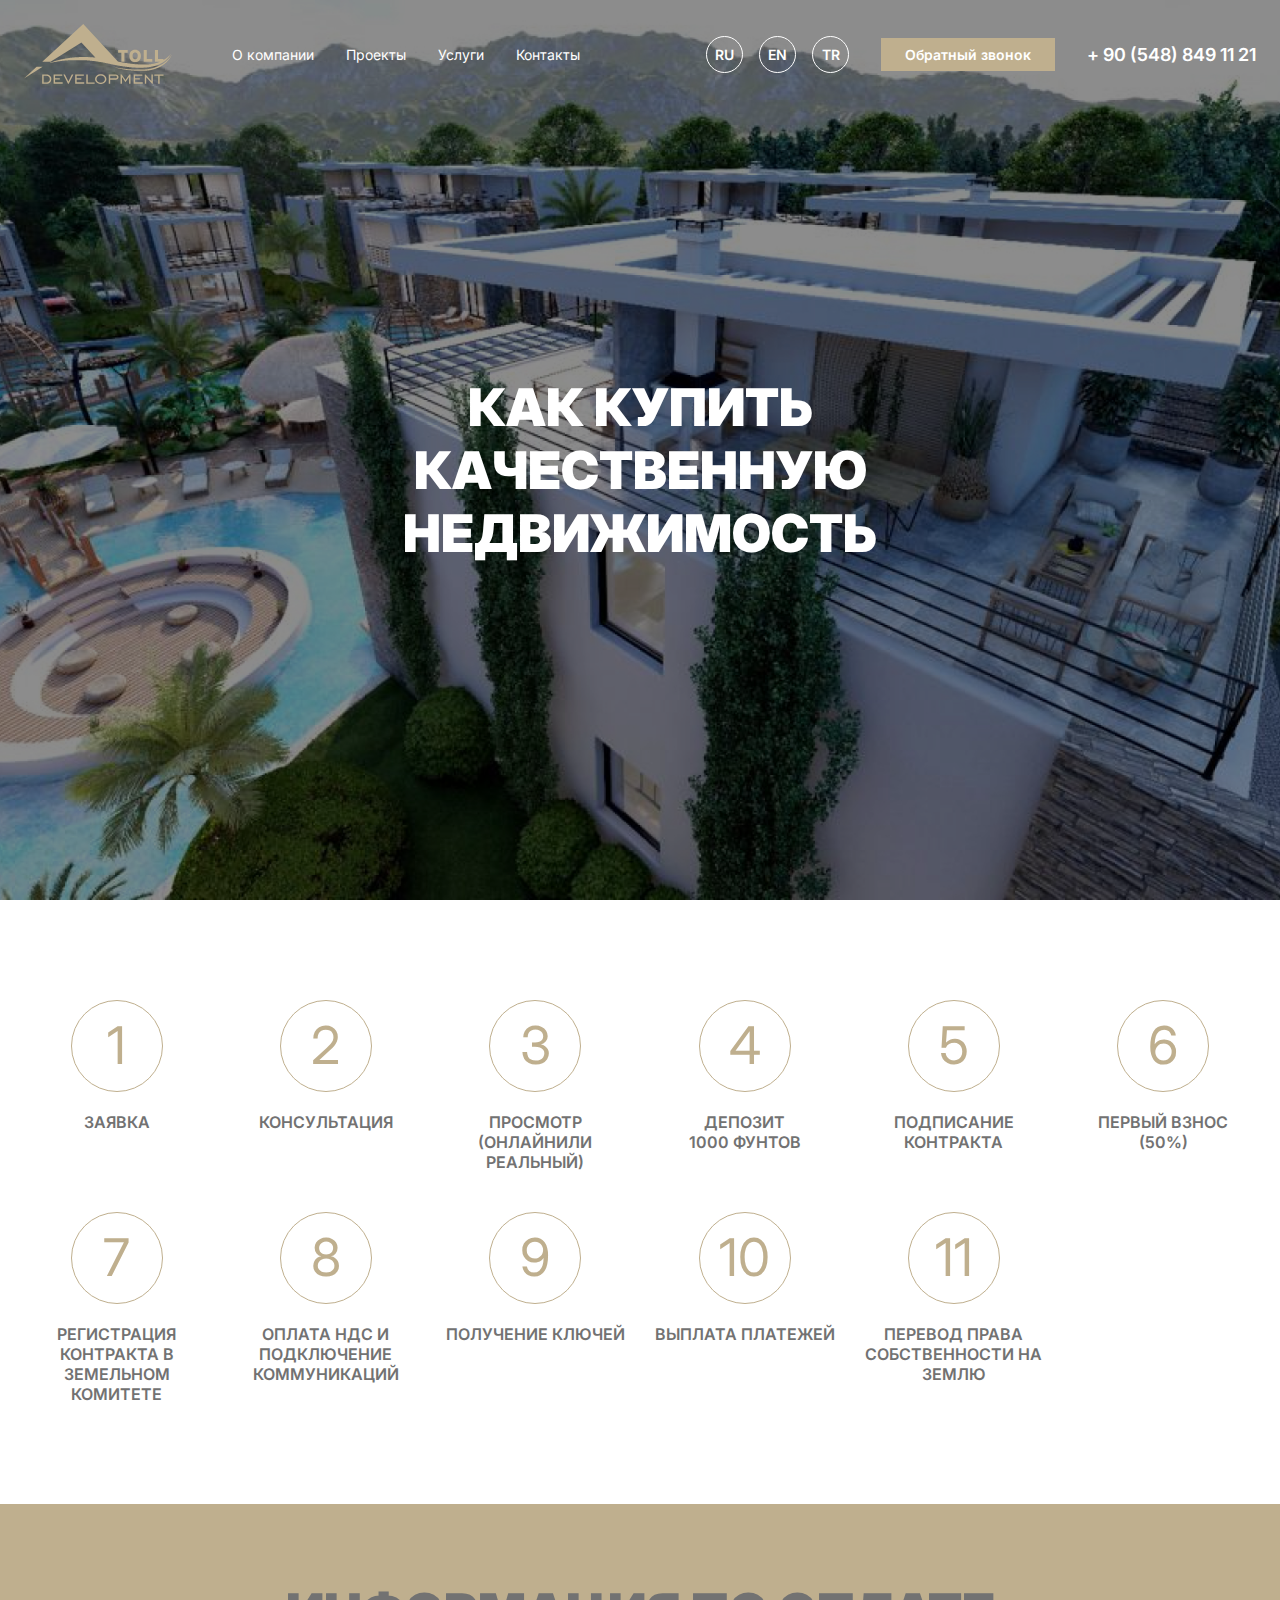
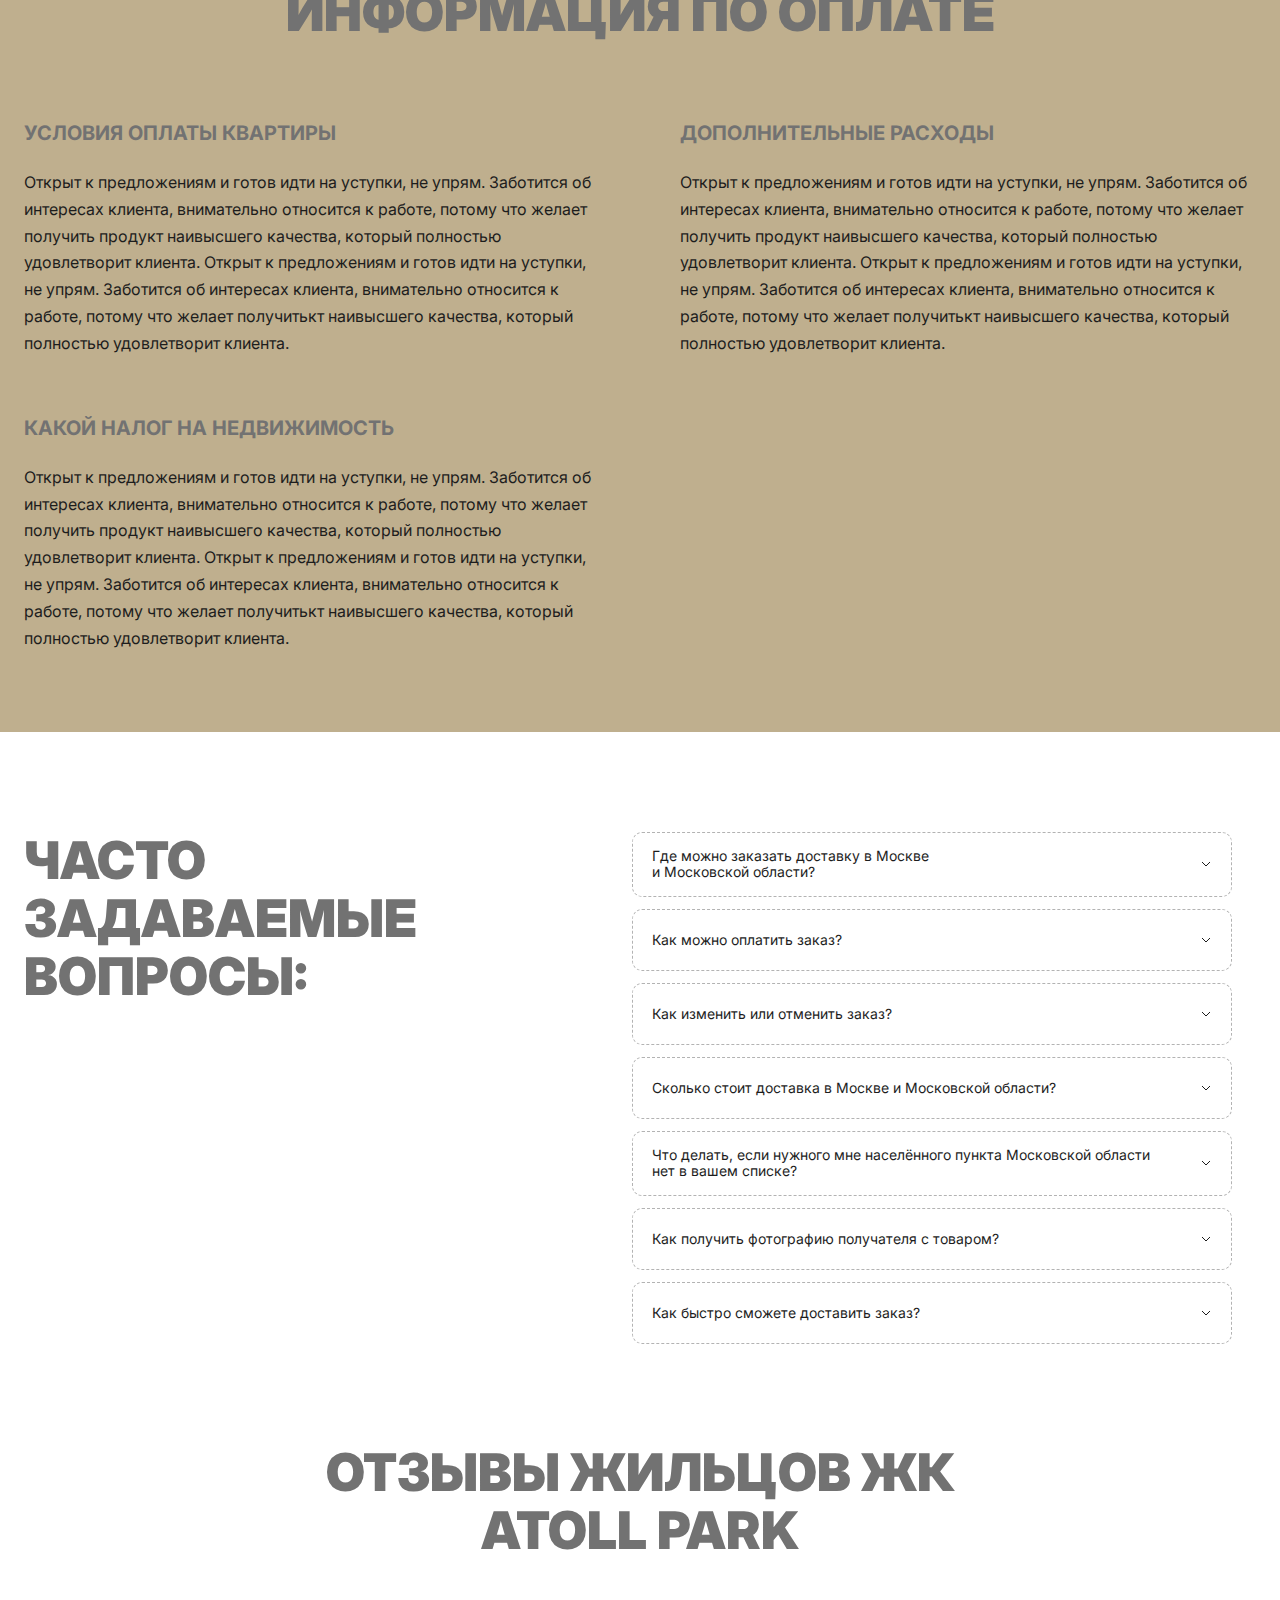
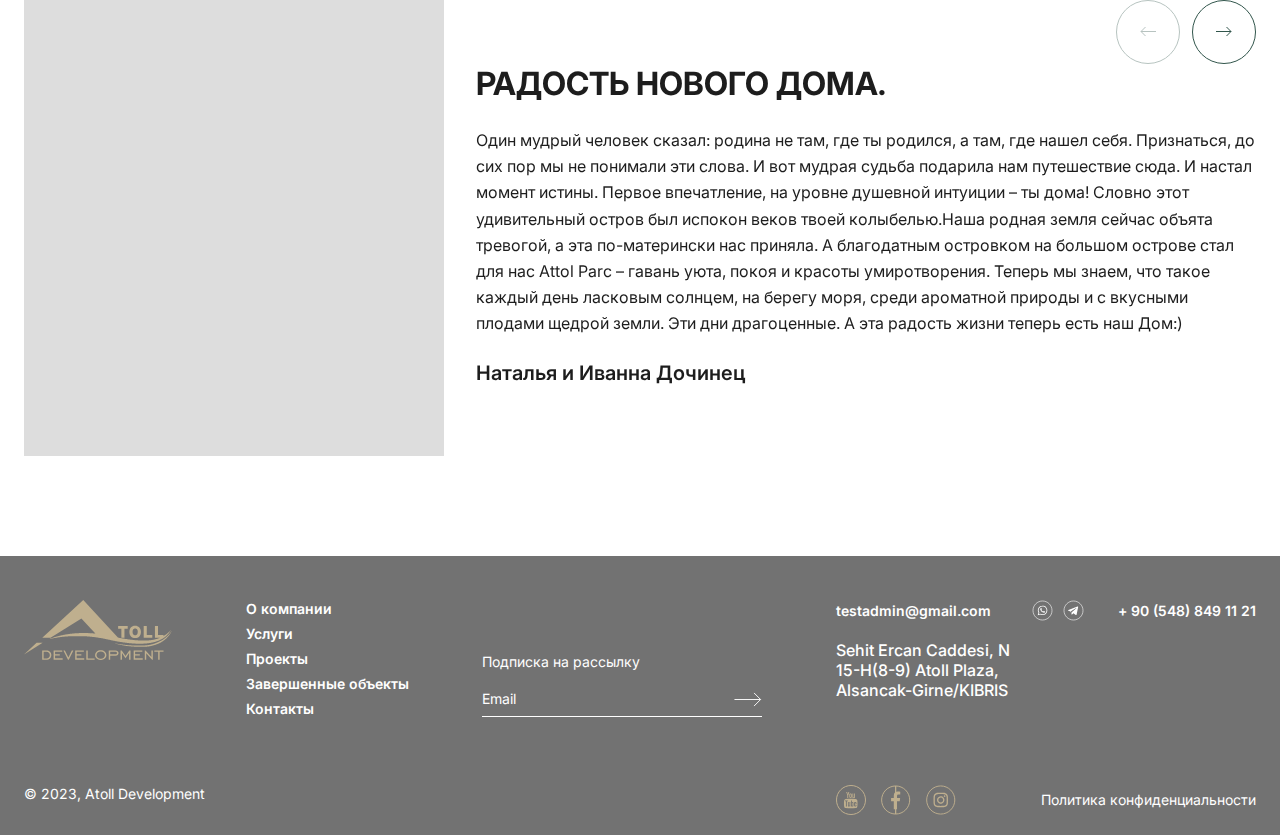
<file: to_buyer.html>
<!DOCTYPE html>
<html lang="ru">
	<head>
		<meta http-equiv="Content-Type" content="text/html; charset=utf-8">

		<!-- Адаптирование страницы для мобильных устройств -->
		<meta name="viewport" content="width=device-width, initial-scale=1, maximum-scale=1">

		<!-- Запрет распознования номера телефона -->
		<meta name="format-detection" content="telephone=no">
		<meta name="SKYPE_TOOLBAR" content ="SKYPE_TOOLBAR_PARSER_COMPATIBLE">

		<!-- Заголовок страницы -->
		<title>Заголовок страницы</title>

		<!-- Данное значение часто используют(использовали) поисковые системы -->
		<meta name="description" content="">
		<meta name="keywords" content="">

		<!-- Изменение цвета панели моб. браузера -->
		<meta name="msapplication-TileColor" content="#6AB12F">
		<meta name="theme-color" content="#6AB12F">

		<!-- Подключение шрифтов с гугла -->
		<link rel="preconnect" href="https://fonts.googleapis.com">
		<link rel="preconnect" href="https://fonts.gstatic.com" crossorigin>
		<link href="https://fonts.googleapis.com/css2?family=Inter:wght@100;200;300;400;500;600;700;800;900&display=swap" rel="stylesheet">

		<!-- Подключение файлов стилей -->
		<link rel="stylesheet" href="css/swiper-bundle.min.css" async>
		<link rel="stylesheet" href="css/swiper.css" async>
		<link rel="stylesheet" href="css/fancybox.css" async>
		<link rel="stylesheet" href="css/styles.css" async>

		<link rel="stylesheet" href="css/response_1899.css" media="print, (max-width: 1899px)" async>
		<link rel="stylesheet" href="css/response_1439.css" media="print, (max-width: 1439px)" async>
		<link rel="stylesheet" href="css/response_1279.css" media="print, (max-width: 1279px)" async>
		<link rel="stylesheet" href="css/response_1023.css" media="print, (max-width: 1023px)" async>
		<link rel="stylesheet" href="css/response_767.css" media="print, (max-width: 767px)" async>
		<link rel="stylesheet" href="css/response_479.css" media="(max-width: 479px)" async>
	</head>

	<body>
		<div class="wrap">
			<div class="main">
				<header class="absolute">
					<button class="mob_close_btn"></button>

					<div class="scroll">
						<div class="cont row">
							<a href="/" class="logo">
								<img src="images/logo.svg" alt="">
							</a>

							<nav class="menu row">
								<div class="menu_item">
									<a href="/">О компании</a>
								</div>

								<div class="menu_item">
									<a href="/">Проекты</a>
								</div>

								<div class="menu_item">
									<a href="/">Услуги</a>
								</div>

								<div class="menu_item">
									<a href="/">Контакты</a>
								</div>
							</nav>

							<div class="langs">
								<div><a href="/">RU</a></div>
								<div><a href="/">EN</a></div>
								<div><a href="/">TR</a></div>
							</div>

							<button class="callback_btn modal_btn" data-modal="order_modal">Обратный звонок</button>

							<div class="phone">
								<a href="tel:+905488491121">+ 90 (548) 849 11 21</a>
							</div>
						</div>
					</div>
				</header>


				<section class="mob_header absolute">
					<div class="cont row">
						<a href="/" class="logo">
							<img src="images/logo.svg" alt="">
						</a>

						<div class="phone">
							<a href="tel:+905488491121">+ 90 (548) 849 11 21</a>
						</div>

						<button class="mob_menu_btn">
							<span></span>
						</button>
					</div>
				</section>


				<section class="to_buyer_head block">
					<div class="cont">
						<div class="data">
							<div class="title">как купить качественную недвижимость</div>
						</div>
					</div>

					<img data-src="images/tmp/bg_to_buyer_head.jpg" alt="" class="bg lazyload">
				</section>


				<section class="steps block">
					<div class="cont">
						<div class="row">
							<div class="step">
								<div class="number">1</div>
								<div>Заявка</div>
							</div>

							<div class="step">
								<div class="number">2</div>
								<div>Консультация</div>
							</div>

							<div class="step">
								<div class="number">3</div>
								<div>Просмотр (онлайнили реальный)</div>
							</div>

							<div class="step empty"></div>
							<div class="step empty"></div>
							<div class="step empty"></div>

							<div class="step empty"></div>
							<div class="step empty"></div>
							<div class="step empty"></div>

							<div class="step">
								<div class="number">4</div>
								<div>Депозит<br> 1000 фунтов</div>
							</div>

							<div class="step">
								<div class="number">5</div>
								<div>Подписание контракта</div>
							</div>

							<div class="step">
								<div class="number">6</div>
								<div>Первый взнос<br> (50%)</div>
							</div>

							<div class="step">
								<div class="number">7</div>
								<div>Регистрация контракта в земельном комитете</div>
							</div>

							<div class="step">
								<div class="number">8</div>
								<div>Оплата НДС и подключение коммуникаций</div>
							</div>

							<div class="step">
								<div class="number">9</div>
								<div>Получение ключей</div>
							</div>

							<div class="step empty"></div>
							<div class="step empty"></div>
							<div class="step empty"></div>

							<div class="step empty"></div>
							<div class="step empty"></div>
							<div class="step empty"></div>

							<div class="step">
								<div class="number">10</div>
								<div>Выплата платежей</div>
							</div>

							<div class="step">
								<div class="number">11</div>
								<div>Перевод права собственности на землю</div>
							</div>
						</div>
					</div>

					<img data-src="images/bg_steps_before.svg" alt="" class="bg_before lazyload">
					<img data-src="images/bg_steps.svg" alt="" class="bg lazyload">
				</section>


				<section class="payment_info block">
					<div class="cont mini">
						<div class="block_head center">
							<div class="title">Информация по оплате</div>
						</div>

						<div class="row">
							<div class="item">
								<div class="title">Условия оплаты квартиры</div>

								<div class="desc">Открыт к предложениям и готов идти на уступки, не упрям. Заботится об интересах клиента, внимательно относится к работе, потому что желает получить продукт наивысшего качества, который полностью удовлетворит клиента. Открыт к предложениям и готов идти на уступки, не упрям. Заботится об интересах клиента, внимательно относится к работе, потому что желает получитькт наивысшего качества, который полностью удовлетворит клиента.</div>
							</div>

							<div class="item">
								<div class="title">Дополнительные расходы</div>

								<div class="desc">Открыт к предложениям и готов идти на уступки, не упрям. Заботится об интересах клиента, внимательно относится к работе, потому что желает получить продукт наивысшего качества, который полностью удовлетворит клиента. Открыт к предложениям и готов идти на уступки, не упрям. Заботится об интересах клиента, внимательно относится к работе, потому что желает получитькт наивысшего качества, который полностью удовлетворит клиента.</div>
							</div>

							<div class="item">
								<div class="title">Какой налог на недвижимость</div>

								<div class="desc">Открыт к предложениям и готов идти на уступки, не упрям. Заботится об интересах клиента, внимательно относится к работе, потому что желает получить продукт наивысшего качества, который полностью удовлетворит клиента. Открыт к предложениям и готов идти на уступки, не упрям. Заботится об интересах клиента, внимательно относится к работе, потому что желает получитькт наивысшего качества, который полностью удовлетворит клиента.</div>
							</div>
						</div>
					</div>

					<img data-src="images/tmp/bg_payment_info.png" alt="" class="bg lazyload">
				</section>


				<section class="FAQ block">
					<div class="cont mini row">
						<div class="block_head">
							<div class="title">Часто задаваемые вопросы:</div>
						</div>

						<div class="accordion">
							<div class="accordion_item">
								<div class="head">
									<div class="title">Где можно заказать доставку в Москве<br> и Московской области?</div>

									<svg class="icon"><use xlink:href="images/sprite.svg#ic_arr_ver"></use></svg>
								</div>

								<div class="data">
									<p>Мы с удовольствием поможем вам повысить лояльность своих сотрудников, повысить позиции вашего бренда, укрепить и наладить отношения с партнерами, клиентами и гос.структурами. Мы работаем с проектами любой сложности, объёма и географи</p>
								</div>
							</div>

							<div class="accordion_item">
								<div class="head">
									<div class="title">Как можно оплатить заказ?</div>

									<svg class="icon"><use xlink:href="images/sprite.svg#ic_arr_ver"></use></svg>
								</div>

								<div class="data">
									<p>Мы с удовольствием поможем вам повысить лояльность своих сотрудников, повысить позиции вашего бренда, укрепить и наладить отношения с партнерами, клиентами и гос.структурами. Мы работаем с проектами любой сложности, объёма и географи</p>
								</div>
							</div>

							<div class="accordion_item">
								<div class="head">
									<div class="title">Как изменить или отменить заказ?</div>

									<svg class="icon"><use xlink:href="images/sprite.svg#ic_arr_ver"></use></svg>
								</div>

								<div class="data">
									<p>Мы с удовольствием поможем вам повысить лояльность своих сотрудников, повысить позиции вашего бренда, укрепить и наладить отношения с партнерами, клиентами и гос.структурами. Мы работаем с проектами любой сложности, объёма и географи</p>
								</div>
							</div>

							<div class="accordion_item">
								<div class="head">
									<div class="title">Сколько стоит доставка в Москве и Московской области?</div>

									<svg class="icon"><use xlink:href="images/sprite.svg#ic_arr_ver"></use></svg>
								</div>

								<div class="data">
									<p>Мы с удовольствием поможем вам повысить лояльность своих сотрудников, повысить позиции вашего бренда, укрепить и наладить отношения с партнерами, клиентами и гос.структурами. Мы работаем с проектами любой сложности, объёма и географи</p>
								</div>
							</div>

							<div class="accordion_item">
								<div class="head">
									<div class="title">Что делать, если нужного мне населённого пункта Московской области нет в вашем списке?</div>

									<svg class="icon"><use xlink:href="images/sprite.svg#ic_arr_ver"></use></svg>
								</div>

								<div class="data">
									<p>Мы с удовольствием поможем вам повысить лояльность своих сотрудников, повысить позиции вашего бренда, укрепить и наладить отношения с партнерами, клиентами и гос.структурами. Мы работаем с проектами любой сложности, объёма и географи</p>
								</div>
							</div>

							<div class="accordion_item">
								<div class="head">
									<div class="title">Как получить фотографию получателя с товаром?</div>

									<svg class="icon"><use xlink:href="images/sprite.svg#ic_arr_ver"></use></svg>
								</div>

								<div class="data">
									<p>Мы с удовольствием поможем вам повысить лояльность своих сотрудников, повысить позиции вашего бренда, укрепить и наладить отношения с партнерами, клиентами и гос.структурами. Мы работаем с проектами любой сложности, объёма и географи</p>
								</div>
							</div>

							<div class="accordion_item">
								<div class="head">
									<div class="title">Как быстро сможете доставить заказ?</div>

									<svg class="icon"><use xlink:href="images/sprite.svg#ic_arr_ver"></use></svg>
								</div>

								<div class="data">
									<p>Мы с удовольствием поможем вам повысить лояльность своих сотрудников, повысить позиции вашего бренда, укрепить и наладить отношения с партнерами, клиентами и гос.структурами. Мы работаем с проектами любой сложности, объёма и географи</p>
								</div>
							</div>
						</div>
					</div>
				</section>


				<section class="reviews block">
					<div class="cont mini">
						<div class="block_head center">
							<div class="title">Отзывы жильцов ЖК<br> Atoll Park</div>
						</div>

						<div class="swiper">
							<div class="swiper-wrapper">
								<div class="swiper-slide">
									<div class="review">
										<div class="thumb">
											<img data-src="images/tmp/review_thumb.jpg" alt="" class="swiper-lazy">
										</div>

										<div>
											<div class="title">Радость нового дома.</div>

											<div class="text_block">
												<p>Один мудрый человек сказал: родина не там, где ты родился, а там, где нашел себя. Признаться, до сих пор мы не понимали эти слова. И вот мудрая судьба подарила нам путешествие сюда. И настал момент истины. Первое впечатление, на уровне душевной интуиции – ты дома! Словно этот удивительный остров был испокон веков твоей колыбелью.Наша родная земля сейчас объята тревогой, а эта по-матерински нас приняла. А благодатным островком на большом острове стал для нас Attol Parc – гавань уюта, покоя и красоты умиротворения. Теперь мы знаем, что такое каждый день ласковым солнцем, на берегу моря, среди ароматной природы и с вкусными плодами щедрой земли. Эти дни драгоценные. А эта радость жизни теперь есть наш Дом:)</p>
											</div>

											<div class="author">Наталья и Иванна Дочинец</div>
										</div>
									</div>
								</div>

								<div class="swiper-slide">
									<div class="review">
										<div class="thumb">
											<img data-src="images/tmp/review_thumb.jpg" alt="" class="swiper-lazy">
										</div>

										<div>
											<div class="title">Радость нового дома.</div>

											<div class="text_block">
												<p>Один мудрый человек сказал: родина не там, где ты родился, а там, где нашел себя. Признаться, до сих пор мы не понимали эти слова. И вот мудрая судьба подарила нам путешествие сюда. И настал момент истины. Первое впечатление, на уровне душевной интуиции – ты дома! Словно этот удивительный остров был испокон веков твоей колыбелью.Наша родная земля сейчас объята тревогой, а эта по-матерински нас приняла. А благодатным островком на большом острове стал для нас Attol Parc – гавань уюта, покоя и красоты умиротворения. Теперь мы знаем, что такое каждый день ласковым солнцем, на берегу моря, среди ароматной природы и с вкусными плодами щедрой земли. Эти дни драгоценные. А эта радость жизни теперь есть наш Дом:)</p>
											</div>

											<div class="author">Наталья и Иванна Дочинец</div>
										</div>
									</div>
								</div>

								<div class="swiper-slide">
									<div class="review">
										<div class="thumb">
											<img data-src="images/tmp/review_thumb.jpg" alt="" class="swiper-lazy">
										</div>

										<div>
											<div class="title">Радость нового дома.</div>

											<div class="text_block">
												<p>Один мудрый человек сказал: родина не там, где ты родился, а там, где нашел себя. Признаться, до сих пор мы не понимали эти слова. И вот мудрая судьба подарила нам путешествие сюда. И настал момент истины. Первое впечатление, на уровне душевной интуиции – ты дома! Словно этот удивительный остров был испокон веков твоей колыбелью.Наша родная земля сейчас объята тревогой, а эта по-матерински нас приняла. А благодатным островком на большом острове стал для нас Attol Parc – гавань уюта, покоя и красоты умиротворения. Теперь мы знаем, что такое каждый день ласковым солнцем, на берегу моря, среди ароматной природы и с вкусными плодами щедрой земли. Эти дни драгоценные. А эта радость жизни теперь есть наш Дом:)</p>
											</div>

											<div class="author">Наталья и Иванна Дочинец</div>
										</div>
									</div>
								</div>
							</div>

							<div class="swiper-button-prev">
								<svg class="icon"><use xlink:href="images/sprite.svg#ic_arrow_hor2"></use></svg>
							</div>

							<div class="swiper-button-next">
								<svg class="icon"><use xlink:href="images/sprite.svg#ic_arrow_hor2"></use></svg>
							</div>
						</div>
					</div>
				</section>
			</div>


			<footer>
				<div class="cont mini row">
					<div class="logo">
						<img src="images/logo.svg" alt="">
					</div>

					<div class="links">
						<div><a href="/">О компании</a></div>
						<div><a href="/">Услуги</a></div>
						<div><a href="/">Проекты</a></div>
						<div><a href="/">Завершенные объекты</a></div>
						<div><a href="/">Контакты</a></div>
					</div>

					<div class="subscribe">
						<div class="title">Подписка на рассылку</div>

						<form action="">
							<input type="email" name="" value="" class="input" placeholder="Email">

							<button type="submit" class="submit_btn">
								<svg class="icon"><use xlink:href="images/sprite.svg#ic_arrow_hor"></use></svg>
							</button>
						</form>
					</div>

					<div class="contacts col_right">
						<div class="email">
							<a href="mailto:testadmin@gmail.com">testadmin@gmail.com</a>
						</div>

						<div class="messengers">
							<a href="/" target="_blank" rel="noopener nofollow">
								<svg class="icon"><use xlink:href="images/sprite.svg#ic_whatsapp"></use></svg>
							</a>

							<a href="/" target="_blank" rel="noopener nofollow">
								<svg class="icon"><use xlink:href="images/sprite.svg#ic_telegram"></use></svg>
							</a>
						</div>

						<div class="phone">
							<a href="tel:+905488491121">+ 90 (548) 849 11 21</a>
						</div>

						<div class="location">
							Sehit Ercan Caddesi, N<br> 15-H(8-9) Atoll Plaza,<br> Alsancak-Girne/KIBRIS
						</div>
					</div>
				</div>

				<div class="cont mini row">
					<div class="copyright">&copy; 2023, Atoll Development </div>

					<div class="col_right">
						<div class="socials">
							<a href="/" target="_blank" rel="noopener nofollow">
								<svg class="icon"><use xlink:href="images/sprite.svg#ic_youtube"></use></svg>
							</a>

							<a href="/" target="_blank" rel="noopener nofollow">
								<svg class="icon"><use xlink:href="images/sprite.svg#ic_fb"></use></svg>
							</a>

							<a href="/" target="_blank" rel="noopener nofollow">
								<svg class="icon"><use xlink:href="images/sprite.svg#ic_instagram"></use></svg>
							</a>
						</div>

						<div class="privacy_policy_link">
							<a href="/">Политика конфиденциальности</a>
						</div>
					</div>
				</div>
			</footer>


			<div class="overlay"></div>
		</div>


		<section class="modal" id="order_modal">
			<div class="modal_title">оставить заявку </div>

			<form action="" class="form">
				<div class="line">
					<div class="label">Ваше имя</div>

					<div class="field">
						<input type="text" name="" value="" class="input">
					</div>
				</div>

				<div class="line">
					<div class="label">Ваш телефон</div>

					<div class="field">
						<input type="text" name="" value="" class="input" placeholder="+ 7(___) ___ __ __">
					</div>
				</div>

				<div class="submit">
					<button type="submit" class="submit_btn">оставить заявку на расчет</button>
				</div>
			</form>
		</section>


		<!-- Подключение javascript файлов -->
		<script src="js/jquery-3.6.3.min.js"></script>
		<script src="js/functions.js"></script>
		<script src="js/swiper-bundle.min.js"></script>
		<script src="js/fancybox.js"></script>
		<script src="js/imask.js"></script>
		<script src="js/scripts.js"></script>
	</body>
</html>
</file>
<file: css/styles.css>
/*-----------
    Fonts
-----------*/
@font-face
{
    font-family: 'Morganite';
    font-weight: 900;
    font-style: normal;

    font-display: swap;
    src: url('../fonts/Morganite-Black.ttf') format('truetype');
}



/*------------------
    Reset styles
------------------*/
*
{
    box-sizing: border-box;
    margin: 0;
    padding: 0;

    scroll-margin-top: 24px;
}

*:before,
*:after
{
    box-sizing: border-box;
}

html
{
    -webkit-font-smoothing: antialiased;
    -moz-osx-font-smoothing: grayscale;
        -ms-text-size-adjust: 100%;
    -webkit-text-size-adjust: 100%;
}

body
{
    margin: 0;

    overscroll-behavior: none;
    -webkit-tap-highlight-color: transparent;
    -webkit-overflow-scrolling: touch;
    text-rendering: optimizeLegibility;
    text-decoration-skip: objects;
}

img
{
    border-style: none;
}

textarea
{
    overflow: auto;
}

input,
textarea,
input:active,
textarea:active,
button
{
    margin: 0;

    -webkit-border-radius: 0;
            border-radius: 0;
         outline: none transparent !important;
    box-shadow: none;

    -webkit-appearance: none;
            appearance: none;
    -moz-outline: none !important;
}

input::-webkit-outer-spin-button,
input::-webkit-inner-spin-button
{
    margin: 0;

    -webkit-appearance: none;
}

input[type=number]
{
    -moz-appearance: textfield;
}

:focus
{
    outline: 0;
}

:hover,
:active
{
    -webkit-tap-highlight-color: rgba(0, 0, 0, 0);
    -webkit-touch-callout: none;
}


::-ms-clear
{
    display: none;
}



/*-------------------
    Global styles
-------------------*/
:root
{
    --bg: #fff;
    --scroll_width: 17px;
    --text_color: #1d1d1d;
    --font_size: 16px;
    --font_size_title: 64px;
    --font_family: 'Inter', 'Arial', sans-serif;
    --font_family2: 'Morganite', 'Arial', sans-serif;
}


::selection
{
    color: #fff;
    background: #727272;
}

::-moz-selection
{
    color: #fff;
    background: #727272;
}


.clear
{
    clear: both;
}

.left
{
    float: left;
}

.right
{
    float: right;
}



html
{
    height: 100%;
    min-height: -moz-available;
    min-height: -webkit-fill-available;
    min-height:         fill-available;
}

html.custom_scroll ::-webkit-scrollbar
{
    width: 10px;
    height: 10px;

    background-color: var(--bg);
}

html.custom_scroll ::-webkit-scrollbar-thumb
{
    background-color: #727272;
}

html.custom_scroll
{
    scrollbar-color: #727272 var(--bg);
    scrollbar-width: thin;
}


body
{
    font: var(--font_size) var(--font_family);

    height: 100%;
    min-height: -moz-available;
    min-height: -webkit-fill-available;
    min-height:         fill-available;

    color: var(--text_color);
}

body.menu_open
{
    overflow: hidden;
}


button
{
    font-family: inherit;
    font-size: inherit;
    font-weight: inherit;
    line-height: inherit;

    display: inline-block;

    cursor: pointer;
    vertical-align: top;

    color: inherit;
    border: none;
    background: none;
}


.wrap
{
    position: relative;
    z-index: 9;

    display: flex;
    overflow: hidden;
    flex-direction: column;

    min-width: 375px;
    min-height: 100%;

    background: var(--bg);
}


.main
{
    display: flex;
    flex: 1 0 auto;
    flex-direction: column;
}


.cont
{
    width: 100%;
    max-width: 1920px;
    margin: 0 auto;
    padding: 0 30px;
}

.cont.mini
{
    max-width: 1608px;
}


.lazyload,
.swiper-lazy
{
    transition: opacity .5s linear;

    opacity: 0;
}

.lazyload.loaded,
.swiper-lazy-loaded
{
    opacity: 1;
}


.row
{
    display: flex;
    align-content: flex-start;
    align-items: flex-start;
    flex-wrap: wrap;
    justify-content: flex-start;
}



.block
{
    margin-bottom: 100px;
}



.overlay
{
    position: fixed;
    z-index: 100;
    top: 0;
    left: 0;

    display: none;

    width: 100%;
    height: 100%;

    opacity: .65;
    background: #000;
}



/*--------------
    Fancybox
--------------*/
.fancybox__backdrop
{
    background: #727272;
}


.fancybox__slide
{
    padding: 40px;
}


.fancybox__content > .carousel__button.is-close
{
    top: 30px;
    right: 45px;

    width: 27px;
    height: 27px;
}

.fancybox__content > .carousel__button.is-close svg
{
    display: block;

    width: 27px;
    height: 27px;

    filter: none;
    stroke: none;
    stroke-width: 1px;
}



/*---------------
    Accordion
---------------*/
.accordion_item
{
    border: 1px dashed #b3b3b3;
    border-radius: 10px;
}

.accordion_item + .accordion_item
{
    margin-top: 14px;
}


.accordion_item .head
{
    position: relative;

    display: flex;
    align-content: center;
    align-items: center;
    flex-wrap: wrap;
    justify-content: flex-start;

    min-height: 63px;
    padding: 13px 92px 16px 21px;

    cursor: pointer;
}


.accordion_item .head .title
{
    font-size: 14px;
    line-height: 118.9%;
}


.accordion_item .head .icon
{
    position: absolute;
    top: 0;
    right: 20px;
    bottom: 0;

    display: block;

    width: 10px;
    height: 6px;
    margin: auto;

    pointer-events: none;
}


.accordion_item .data
{
    font-size: 14px;
    line-height: 118.9%;

    display: none;

    padding: 7px 28px 16px 22px;
}


.accordion_item.active .head .title
{
    font-weight: 700;
}



/*------------
    Header
------------*/
header
{
    position: relative;
    z-index: 9;
    top: 0;
    left: 0;

    width: 100%;
    margin-bottom: 60px;
    padding: 25px 0 35px;

    color: #fff;
    background: #727272;
}


header.absolute
{
    position: absolute;

    margin: 0;

    background: none;
}



header .mob_close_btn
{
    position: absolute;
    top: 0;
    left: 100%;

    display: none;

    width: 50px;
    height: 50px;

    cursor: pointer;

    border: none;
    background: none;
}


header .mob_close_btn:before,
header .mob_close_btn:after
{
    position: absolute;
    top: 0;
    right: 0;
    bottom: 0;
    left: 0;

    display: block;

    width: 50%;
    height: 2px;
    margin: auto;

    content: '';
    transform: rotate(45deg);

    background: #fff;
}

header .mob_close_btn:after
{
    transform: rotate(-45deg);
}


header.show .mob_close_btn
{
    display: block;
}



header .cont
{
    align-content: center;
    align-items: center;
    justify-content: space-between;
}



header .logo
{
    display: block;

    text-decoration: none;

    color: currentColor;
}

header .logo img
{
    display: block;
}



header .menu
{
    margin-right: auto;
    margin-left: 168px;
}


header .menu_item + .menu_item
{
    margin-left: 38px;
}


header .menu_item > a
{
    font-size: 14px;

    position: relative;

    display: block;

    text-decoration: none;

    color: currentColor;
}

header .menu_item > a:after
{
    position: absolute;
    top: 100%;
    left: 0;

    width: 0;
    height: 1px;
    margin-top: 2px;

    content: '';
    transition: width .3s linear;

    background: currentColor;
}

header .menu_item > a:hover:after,
header .menu_item > aactive:after
{
    width: 100%;
}



header .langs
{
    display: flex;
    align-content: center;
    align-items: center;
    flex-wrap: wrap;
    justify-content: flex-start;
}

header .langs > * + *
{
    margin-left: 19px;
}


header .langs a
{
    font-size: 14px;
    font-weight: 600;
    line-height: 35px;

    display: block;

    width: 37px;
    height: 37px;

    transition: .2s linear;
    text-align: center;
    text-decoration: none;

    color: currentColor;
    border: 1px solid #fff;
    border-radius: 50%;
}

header .langs a:hover
{
    border-color: #bfaf8e;
    background: #bfaf8e;
}



header .callback_btn
{
    font-size: 14px;
    font-weight: 600;

    margin-left: 105px;
    padding: 8px 32px;

    transition: .2s linear;

    background: #bfaf8e;
}

header .callback_btn:hover
{
    background: none;
    box-shadow: inset 0 0 0 1px #bfaf8e;
}



header .phone
{
    font-size: 20px;
    font-weight: 600;

    margin-left: 113px;

    white-space: nowrap;
}

header .phone a
{
    text-decoration: none;

    color: currentColor;
}



/*-----------------
    Mob. header
-----------------*/
.mob_header
{
    position: relative;
    z-index: 9;
    top: 0;
    left: 0;

    display: none;

    width: 100%;
    margin-bottom: 48px;
    padding: 16px 0;

    color: #fff;
    background: #727272;
}

.mob_header.absolute
{
    position: absolute;

    margin: 0;

    background: none;
}


.mob_header .cont
{
    align-content: center;
    align-items: center;
    justify-content: space-between;
}



.mob_header .logo
{
    display: block;

    margin-right: auto;

    text-decoration: none;

    color: currentColor;
}

.mob_header .logo img
{
    display: block;

    height: 52px;
}



.mob_header .phone
{
    font-size: 18px;
    font-weight: 600;

    margin-left: auto;

    white-space: nowrap;
}

.mob_header .phone a
{
    text-decoration: none;

    color: currentColor;
}



.mob_header .mob_menu_btn
{
    display: flex;
    align-content: center;
    align-items: center;
    flex-wrap: wrap;
    justify-content: center;

    width: 44px;
    height: 34px;
    margin-right: -8px;
    margin-left: 24px;
    padding: 8px;
}


.mob_header .mob_menu_btn span
{
    position: relative;

    display: block;

    width: 100%;
    height: 2px;

    background: currentColor;
}

.mob_header .mob_menu_btn span:before,
.mob_header .mob_menu_btn span:after
{
    position: absolute;
    top: -8px;
    left: 0;

    display: block;

    width: 100%;
    height: 100%;

    content: '';

    background: currentColor;
}

.mob_header .mob_menu_btn span:after
{
    top: 8px;
}



/*---------------
    Page head
---------------*/
.page_head
{
    margin-bottom: 32px;
    padding-top: 20px;
}



.breadcrumbs
{
    color: currentColor;
}


.breadcrumbs a
{
    transition: color .2s linear;
    text-decoration: none;

    color: currentColor;
}

.breadcrumbs a:hover
{
    color: #000;
}


.breadcrumbs .sep
{
    position: relative;
    top: -1px;

    display: inline-block;

    width: 6px;
    height: 8px;
    margin: 0 6px;

    vertical-align: middle;
}

.breadcrumbs .sep:after
{
    position: absolute;
    top: 0;
    right: 0;
    bottom: 0;
    left: 0;

    display: block;

    width: 6px;
    height: 6px;
    margin: auto;

    content: '';
    transform: rotate(-45deg);

    border-right: 1px solid;
    border-bottom: 1px solid;
}



.page_title
{
    font-size: var(--font_size_title);
    font-weight: 700;
    line-height: calc(var(--font_size_title) + 6px);

    display: block;
}



/*----------------
    Block head
----------------*/
.block_head
{
    margin-bottom: 60px;
}

.block_head.center
{
    text-align: center;
}


.block_head .title
{
    font-size: var(--font_size_title);
    font-weight: 900;
    line-height: calc(100% + 6px);

    display: block;

    text-transform: uppercase;

    color: #727272;
}


.block_head .sub_title
{
    font-size: 36px;
    font-weight: 900;

    margin-top: 32px;

    text-transform: uppercase;

    color: #727272;
}



/*------------------
    Form elements
------------------*/
.form
{
    --form_border_color: #727272;
    --form_focus_color: #727272;
    --form_error_color: red;
    --form_bg_color: #fff;
    --form_placeholder_color: #ccc;
}


.form ::-webkit-input-placeholder
{
    color: var(--form_placeholder_color);
}

.form :-moz-placeholder
{
    color: var(--form_placeholder_color);
}

.form ::-moz-placeholder
{
    opacity: 1;
    color: var(--form_placeholder_color);
}

.form :-ms-input-placeholder
{
    color: var(--form_placeholder_color);
}


.form .line
{
    margin-bottom: 16px;
}


.form .label
{
    line-height: 114.523%;

    margin-bottom: 15px;

    color: #727272;
}


.form .field
{
    position: relative;
}


.form .input
{
    font-family: var(--font_family);
    font-size: var(--font_size);

    display: block;

    width: 100%;
    height: 81px;
    padding: 0 23px;

    transition: border-color .2s linear;

    color: var(--text_color);
    border: 1px solid var(--form_border_color);
    background: var(--form_bg_color);
}

.form .input:-webkit-autofill
{
    -webkit-box-shadow: inset 0 0 0 50px var(--form_bg_color) !important;
}


.form .input:focus
{
    border-color: var(--form_focus_color);
}


.form .error
{
    border-color: var(--form_error_color);
}


.form .agree label
{
    line-height: 114.523%;

    position: relative;

    display: flex;
    align-content: center;
    align-items: center;
    flex-wrap: wrap;
    justify-content: flex-start;

    min-height: 34px;
    padding-left: 54px;

    cursor: pointer;
}


.form .agree label input
{
    display: none;
}


.form .agree label .check
{
    position: absolute;
    top: 0;
    left: 0;

    display: flex;
    align-content: center;
    align-items: center;
    flex-wrap: wrap;
    justify-content: center;

    width: 34px;
    height: 34px;

    border: 1px solid #c6c6c6;
}

.form .agree label .check .icon
{
    display: block;

    width: 15px;
    height: 11px;

    transition: .2s linear;

    opacity: 0;
}

.form .agree label input:checked ~ .check .icon
{
    opacity: 1;
}


.form .submit
{
    display: flex;
    align-content: center;
    align-items: center;
    flex-wrap: wrap;
    justify-content: flex-end;

    padding-top: 8px;
}


.form .submit_btn
{
    line-height: 114.523%;

    display: block;

    padding: 22px 44px;

    transition: .2s linear;

    color: #fff;
    background: #bfaf8e;
}

.form .submit_btn:hover
{
    background: none;
    box-shadow: inset 0 0 0 1px #bfaf8e;
}



/*----------------
    Typography
----------------*/
.text_block
{
    font-size: var(--font_size);
    line-height: 190.523%;
}


.text_block > *
{
    margin-bottom: 24px;
}


.text_block > :last-child
{
    margin-bottom: 0 !important;
}

.text_block > :first-child
{
    margin-top: 0 !important;
}


.text_block img
{
    display: block;

    max-width: 100%;
}

.text_block img.loaded
{
    height: auto !important;
}



/*-------------------
    First section
-------------------*/
.first_section
{
    position: relative;

    overflow: hidden;

    background: #ddd;
}


.first_section:after
{
    position: absolute;
    z-index: 2;
    top: 0;
    left: 0;

    display: block;

    width: 100%;
    height: 100%;

    content: '';

    background: linear-gradient(180deg, rgba(0, 0, 0, .38) 0%, rgba(0, 0, 0, .77) 100%);
}


.first_section .bg
{
    position: absolute;
    z-index: 1;
    top: 0;
    left: 0;

    display: block;

    width: 100%;
    height: 100%;

    object-fit: cover;
}


.first_section .cont
{
    position: relative;
    z-index: 3;

    display: flex;
    align-content: flex-end;
    align-items: flex-end;
    flex-wrap: wrap;
    justify-content: flex-start;

    height: 100vh;
    padding-top: 200px;
    padding-bottom: 200px;
}


.first_section .data
{
    width: 705px;
    max-width: 100%;
}


.first_section .title
{
    font-size: var(--font_size_title);
    font-weight: 900;

    text-transform: uppercase;

    color: #fff;
}

.first_section .title span
{
    color: #bfaf8e;
}


.first_section .video_link
{
    position: absolute;
    z-index: 3;
    right: 50%;
    bottom: 251px;

    margin-right: -598px;
}


.first_section .video_link .icon
{
    position: relative;

    display: flex;
    align-content: center;
    align-items: center;
    flex-wrap: wrap;
    justify-content: center;

    width: 100px;
    height: 100px;

    transition: .2s linear;

    color: #fff;
    border-radius: 50%;
    background: #bfaf8e;
}

.first_section .video_link .icon:before,
.first_section .video_link .icon:after
{
    position: absolute;
    top: 50%;
    left: 50%;

    display: block;

    width: calc(100% + 16px);
    height: calc(100% + 16px);

    content: '';
    transform: translate(-50%, -50%);

    border: 1px solid #fff;
    border-radius: 50%;
}

.first_section .video_link .icon:after
{
    width: calc(100% + 36px);
    height: calc(100% + 36px);

    border: 5px solid #bfaf8e;
}


.first_section .video_link .icon svg
{
    display: block;

    width: 29px;
    height: 29px;
}


.first_section .video_link:hover .icon
{
    background: none;
    box-shadow: inset 0 0 0 1px #bfaf8e;
}


.first_section .scroll_down
{
    font-size: 10px;
    line-height: 22px;

    position: absolute;
    z-index: 3;
    right: 30px;
    bottom: 46px;

    text-transform: uppercase;

    color: #fff;

    writing-mode: vertical-rl;
    text-orientation: mixed;
}

.first_section .scroll_down img
{
    display: inline-block;

    margin-bottom: 4px;

    vertical-align: top;
}



/*--------------
    About us
--------------*/
.about_us
{
    position: relative;
    z-index: 3;

    padding: 112px 0 122px;

    color: #fff;
    background: #bfaf8e;
}


.about_us .block_head
{
    width: 705px;
    max-width: 100%;
    margin: 0;
}

.about_us .block_head .title
{
    color: #fff;
}


.about_us .data
{
    width: 718px;
    max-width: 100%;
    margin-left: auto;
}


.about_us .data .title
{
    font-size: 32px;
    line-height: 137.023%;

    margin-bottom: 38px;
}


.about_us .data .desc
{
    color: #1d1d1d;
}


.about_us .items
{
    width: 1102px;
    max-width: 100%;
    margin: 123px auto 0;
}


.about_us .items .row
{
    margin-bottom: -65px;
    margin-left: -152px;

    counter-reset: number;
}

.about_us .items .row > *
{
    width: calc(50% - 152px);
    margin-bottom: 65px;
    margin-left: 152px;
}


.about_us .items .item
{
    line-height: 190.523%;

    display: flex;
    align-content: flex-start;
    align-items: flex-start;
    flex-wrap: wrap;
    justify-content: space-between;
}


.about_us .items .item .number
{
    font-size: 48px;
    line-height: 89px;

    width: 89px;
    height: 89px;

    text-align: center;

    color: #000;
    background: url(../images/bg_nonagon.svg) 50% no-repeat;
}

.about_us .items .item .number:before
{
    content: counter(number);
    counter-increment: number;
}

.about_us .items .item .number + *
{
    align-self: center;

    width: calc(100% - 122px);
}



/*--------------
    Projects
--------------*/
.projects.bg
{
    padding: 102px 0 114px;

    background: #727272;
}

.projects.bg .block_head .title
{
    color: #bfaf8e;
}


.projects.bg2
{
    padding: 102px 0 100px;

    background: #bfaf8e;
}

.projects.bg2 .block_head
{
    margin-bottom: 92px;
}

.projects.bg2 .block_head .title
{
    color: #727272;
}


.projects .swiper
{
    overflow: visible !important;

    padding: 0 144px;
}


.projects .swiper-slide
{
    position: relative;

    visibility: hidden;

    transition: opacity .2s linear, visibility .2s linear;
    pointer-events: none;

    opacity: 0;
}

.projects .swiper-slide.visible
{
    visibility: visible;

    pointer-events: auto;

    opacity: 1;
}


.projects .swiper-button-next,
.projects .swiper-button-prev
{
    top: 0;

    margin-top: -39px;

    color: #fff;
}

.projects.bg2 .swiper-button-next,
.projects.bg2 .swiper-button-prev
{
    color: #31554b;
}

.projects .swiper-button-prev
{
    right: auto;
    left: 0;
}

.projects .swiper-button-next
{
    right: 0;
}


.projects .row
{
    align-content: stretch;
    align-items: stretch;

    margin-bottom: -68px;
    margin-left: -20px;
}

.projects .row > *
{
    width: calc(25% - 20px);
    margin-bottom: 68px;
    margin-left: 20px;
}


.projects .project
{
    display: block;

    text-decoration: none;

    color: currentColor;
}

.projects .swiper .project
{
    color: #fff;
}


.projects .project .thumb
{
    position: relative;

    overflow: hidden;

    padding-bottom: 108%;

    background: #ddd;
}

.projects .swiper .project .thumb
{
    padding-bottom: 119.704%;
}


.projects .project .thumb > img
{
    position: absolute;
    top: 0;
    left: 0;

    display: block;

    width: 100%;
    height: 100%;

    object-fit: cover;
}


.projects .project .thumb .symbol
{
    position: absolute;
    z-index: 3;
    bottom: 0;
    left: 0;

    display: flex;
    align-content: center;
    align-items: center;
    flex-wrap: wrap;
    justify-content: center;

    width: 196px;
    height: 216px;
}

.projects .project .thumb .symbol img
{
    display: block;

    max-width: 100%;
    max-height: 100%;
}


.projects .project .name
{
    font-size: 32px;
    font-weight: 300;

    width: 288px;
    max-width: 100%;
    margin-top: 44px;
}


.projects .all_link
{
    font-size: 20px;
    line-height: 15px;

    margin-top: 79px;

    text-align: center;
    text-transform: uppercase;

    color: #fff;
}

.projects .all_link a
{
    color: currentColor;
}



/*-------------------
    Contacts info
-------------------*/
.contacts_info .data
{
    width: 587px;
    max-width: 100%;
}


.contacts_info .info
{
    font-size: 24px;
    font-weight: 500;
    line-height: 179.023%;

    color: #727272;
}


.contacts_info .info a
{
    white-space: nowrap;
    text-decoration: none;

    color: currentColor;
}

.contacts_info .info .email a
{
    text-decoration: underline;
}


.contacts_info .map
{
    position: relative;

    overflow: hidden;

    height: 100vh;
    margin-top: 63px;

    background: #ddd;
}



.contacts_info .feedback
{
    width: 606px;
    max-width: 100%;
    margin-top: 28px;
    margin-left: auto;
}



/*--------------
    Feedback
--------------*/
.feedback .title
{
    font-size: 36px;
    font-weight: 900;

    margin-bottom: 43px;

    text-align: center;
    text-transform: uppercase;

    color: #727272;
}


.feedback .form .submit_btn:hover
{
    color: #bfaf8e;
}



/*----------------------------
    Completed project info
----------------------------*/
.completed_project_info
{
    padding-top: 21px;
}


.completed_project_info .cont
{
    align-content: stretch;
    align-items: stretch;
}


.completed_project_info .data
{
    width: 655px;
    max-width: 100%;
}


.completed_project_info .project_name
{
    font-size: var(--font_size_title);
    font-weight: 900;

    text-transform: uppercase;

    color: #727272;
}


.completed_project_info .features
{
    font-size: 20px;
    font-weight: 700;
    line-height: 15px;

    width: 606px;
    max-width: 100%;
    margin-top: 87px;
}


.completed_project_info .features > *
{
    display: flex;
    align-content: flex-start;
    align-items: flex-start;
    flex-wrap: wrap;
    justify-content: space-between;
}

.completed_project_info .features > * + *
{
    margin-top: 24px;
    padding-top: 24px;

    border-top: 1px dashed #d6d6d6;
}


.completed_project_info .desc
{
    margin-top: 65px;
}


.completed_project_info .image
{
    position: relative;

    overflow: hidden;

    width: 763px;
    max-width: 100%;
    height: 962px;
    margin-left: auto;

    background: #ddd;
}

.completed_project_info .image img
{
    position: absolute;
    top: 0;
    left: 0;

    display: block;

    width: 100%;
    height: 100%;

    object-fit: cover;
}


.completed_project_info .images
{
    width: 100%;
    margin-top: 49px;
}


.completed_project_info .images .row
{
    margin-bottom: -20px;
    margin-left: -20px;
}

.completed_project_info .images .row > *
{
    width: calc(20% - 20px);
    margin-bottom: 20px;
    margin-left: 20px;
}


.completed_project_info .images .row a
{
    position: relative;

    display: block;

    padding-bottom: 105.802%;

    text-decoration: none;

    color: currentColor;
}


.completed_project_info .images img
{
    position: absolute;
    top: 0;
    left: 0;

    display: block;

    width: 100%;
    height: 100%;

    object-fit: cover;
}



/*-----------
    Video
-----------*/
.video .link
{
    display: block;

    text-decoration: none;

    color: currentColor;
}


.video .link .thumb
{
    position: relative;

    overflow: hidden;

    height: 100vh;

    background: #ddd;
}

.video .link .thumb:after
{
    position: absolute;
    z-index: 2;
    top: 0;
    left: 0;

    display: block;

    width: 100%;
    height: 100%;

    content: '';

    opacity: .27;
    background: #000;
}


.video .link .thumb img
{
    position: absolute;
    z-index: 1;
    top: 0;
    left: 0;

    display: block;

    width: 100%;
    height: 100%;

    object-fit: cover;
}


.video .link .icon
{
    position: absolute;
    z-index: 3;

    display: flex;
    align-content: center;
    align-items: center;
    flex-wrap: wrap;
    justify-content: center;

    width: 100px;
    height: 100px;
    margin: auto;

    transition: .2s linear;

    color: #fff;
    border-radius: 50%;
    background: #bfaf8e;

    inset: 0;
}

.video .link .icon:before,
.video .link .icon:after
{
    position: absolute;
    top: 50%;
    left: 50%;

    display: block;

    width: calc(100% + 16px);
    height: calc(100% + 16px);

    content: '';
    transform: translate(-50%, -50%);

    border: 1px solid #fff;
    border-radius: 50%;
}

.video .link .icon:after
{
    width: calc(100% + 36px);
    height: calc(100% + 36px);

    border: 5px solid #bfaf8e;
}


.video .link .icon svg
{
    display: block;

    width: 29px;
    height: 29px;
}


.video .link:hover .icon
{
    background: none;
    box-shadow: inset 0 0 0 1px #bfaf8e;
}



/*------------------
    Service head
------------------*/
.service_head
{
    position: relative;
    z-index: 3;

    background: #ddd;
}

.service_head:after
{
    position: absolute;
    z-index: 2;
    top: 0;
    left: 0;

    display: block;

    width: 100%;
    height: 100%;

    content: '';

    opacity: .45;
    background: #000;
}


.service_head .cont
{
    position: relative;
    z-index: 3;

    display: flex;
    align-content: center;
    align-items: center;
    flex-wrap: wrap;
    justify-content: center;

    height: 100vh;
}


.service_head .service_name
{
    font-size: var(--font_size_title);
    font-weight: 900;

    display: block;

    width: 655px;
    max-width: 100%;
    margin: 0 auto;

    text-align: center;
    text-transform: uppercase;

    color: #fff;
}


.service_head .bg
{
    position: absolute;
    z-index: 1;
    top: 0;
    left: 0;

    display: block;

    width: 100%;
    height: 100%;

    object-fit: cover;
}



/*------------------
    Secvice info
------------------*/
.secvice_info
{
    position: relative;
    z-index: 5;

    padding-bottom: 62px;
}


.secvice_info .data
{
    width: 607px;
    max-width: 100%;
}


.secvice_info .block_head
{
    margin-bottom: 71px;
}


.secvice_info .image
{
    position: relative;

    overflow: hidden;

    width: 763px;
    max-width: 100%;
    height: 648px;
    margin-left: auto;

    background: #ddd;
}

.secvice_info .image img
{
    position: absolute;
    top: 0;
    left: 0;

    display: block;

    width: 100%;
    height: 100%;

    object-fit: cover;
}



/*----------------
    Advantages
----------------*/
.advantages
{
    position: relative;
    z-index: 2;

    padding: 127px 0 120px;

    background: #bfaf8e;
}

.advantages:before
{
    position: absolute;
    top: -323px;
    left: 50%;

    display: block;

    width: 622px;
    height: 647px;
    margin-left: -792px;

    content: '';
    pointer-events: none;

    background: url(../images/bg_advantages.png) 0 0/100% 100% no-repeat;

    mix-blend-mode: darken;
}


.advantages.no_bg
{
    background: none;
}

.advantages.no_bg:before
{
    display: none;
}


.advantages .block_head
{
    margin-bottom: 111px;
}

.advantages .block_head.black .title
{
    color: #1d1d1d;
}


.advantages .row
{
    align-content: stretch;
    align-items: stretch;

    margin-bottom: -24px;
    margin-left: -24px;

    counter-reset: number;
}

.advantages .row > *
{
    width: calc(25% - 24px);
    margin-bottom: 24px;
    margin-left: 24px;
}


.advantages .item
{
    position: relative;

    color: #fff;
}


.advantages .item .number
{
    font-family: var(--font_family2);
    font-size: 128px;
    font-weight: 900;
    line-height: 104px;

    position: absolute;
    z-index: 3;
    top: 74px;
    left: 52px;
}

.advantages .item .number:before
{
    content: counter(number, decimal-leading-zero);
    counter-increment: number;
}


.advantages .item .name
{
    line-height: 130.523%;

    position: absolute;
    z-index: 3;
    bottom: 0;
    left: 0;

    width: 100%;
    padding: 80px 60px;
}


.advantages .item .thumb
{
    position: relative;

    overflow: hidden;

    padding-bottom: 150%;

    background: #ddd;
}

.advantages .item .thumb:after
{
    position: absolute;
    z-index: 2;
    top: 0;
    left: 0;

    display: block;

    width: 100%;
    height: 100%;

    content: '';

    opacity: .4;
    background: #000;
}

.advantages .item .thumb img
{
    position: absolute;
    z-index: 1;
    top: 0;
    left: 0;

    display: block;

    width: 100%;
    height: 100%;

    object-fit: cover;
}



/*-------------------
    Photo gallery
-------------------*/
.photo_gallery
{
    position: relative;
    z-index: 3;
}


.photo_gallery .row
{
    margin-bottom: -20px;
    margin-left: -20px;
}

.photo_gallery .row > *
{
    width: calc(25% - 20px);
    margin-bottom: 20px;
    margin-left: 20px;
}


.photo_gallery .item
{
    position: relative;

    display: block;
    overflow: hidden;

    padding-bottom: 108%;

    text-decoration: none;

    color: currentColor;
    background: #ddd;
}

.photo_gallery .item img
{
    position: absolute;
    top: 0;
    left: 0;

    display: block;

    width: 100%;
    height: 100%;

    object-fit: cover;
}



/*-------------------
    To buyer head
-------------------*/
.to_buyer_head
{
    position: relative;
    z-index: 3;

    background: #ddd;
}

.to_buyer_head:after
{
    position: absolute;
    z-index: 2;
    top: 0;
    left: 0;

    display: block;

    width: 100%;
    height: 100%;

    content: '';

    opacity: .45;
    background: #000;
}


.to_buyer_head .cont
{
    position: relative;
    z-index: 3;

    display: flex;
    align-content: center;
    align-items: center;
    flex-wrap: wrap;
    justify-content: center;

    height: 100vh;
}


.to_buyer_head .title
{
    font-size: var(--font_size_title);
    font-weight: 900;

    display: block;

    width: 655px;
    max-width: 100%;
    margin: 0 auto;

    text-align: center;
    text-transform: uppercase;

    color: #fff;
}


.to_buyer_head .bg
{
    position: absolute;
    z-index: 1;
    top: 0;
    left: 0;

    display: block;

    width: 100%;
    height: 100%;

    object-fit: cover;
}



/*-----------
    Steps
-----------*/
.steps
{
    position: relative;
    z-index: 5;

    padding-top: 59px;
}


.steps .cont
{
    position: relative;
    z-index: 3;
}


.steps .row
{
    align-content: stretch;
    align-items: stretch;

    margin-left: -24px;
    padding: 0 68px;
}

.steps .row > *
{
    width: calc(16.666% - 24px);
    margin-left: 24px;
}

.steps .row > *:nth-child(10),
.steps .row > *:nth-child(11),
.steps .row > *:nth-child(12)
{
    margin-top: 58px;
}

.steps .row > *:nth-child(13),
.steps .row > *:nth-child(14),
.steps .row > *:nth-child(15)
{
    margin-top: 121px;
}

.steps .row > *:nth-child(22),
.steps .row > *:nth-child(23)
{
    margin-top: 96px;
}


.steps .step
{
    font-size: 20px;
    font-weight: 600;

    text-align: center;
    text-transform: uppercase;

    color: #727272;
}


.steps .step .number
{
    font-size: var(--font_size_title);
    font-weight: 400;
    line-height: 104px;

    width: 106px;
    height: 106px;
    margin: 0 auto 35px;

    text-align: center;

    color: #bfaf8e;
    border: 1px solid #bfaf8e;
    border-radius: 50%;
}


.steps .bg_before
{
    position: absolute;
    bottom: 100%;
    left: 50%;

    display: block;

    width: 515px;
    height: 414px;
    margin-bottom: 28px;
    margin-left: -773px;

    pointer-events: none;
}


.steps .bg
{
    position: absolute;
    z-index: 1;
    top: 112px;
    left: 50%;

    display: block;

    width: 1704px;
    height: 870px;

    transform: translateX(-50%);
    pointer-events: none;
}



/*------------------
    Payment info
------------------*/
.payment_info
{
    position: relative;
    z-index: 3;

    padding: 114px 0 120px;

    background: #bfaf8e;
}


.payment_info .cont
{
    position: relative;
    z-index: 3;
}


.payment_info .block_head
{
    margin-bottom: 181px;
}


.payment_info .row
{
    margin-bottom: -109px;
    margin-left: -176px;
    padding-right: 207px;
}

.payment_info .row > *
{
    width: calc(50% - 176px);
    margin-bottom: 109px;
    margin-left: 176px;
}


.payment_info .item .title
{
    font-size: 24px;
    font-weight: 700;
    line-height: 114.523%;

    margin-bottom: 56px;

    text-transform: uppercase;

    color: #727272;
}


.payment_info .item .desc
{
    line-height: 190.523%;

    color: #1d1d1d;
}


.payment_info .bg
{
    position: absolute;
    z-index: 1;
    right: 50%;
    bottom: -194px;

    display: block;

    width: 906px;
    height: 986px;
    margin-right: -1356px;

    pointer-events: none;
}



/*---------
    FAQ
---------*/
.FAQ .block_head
{
    width: 546px;
    max-width: 100%;
    margin-bottom: 0;
}


.FAQ .accordion
{
    width: 607px;
    max-width: 100%;
    margin-right: 156px;
    margin-left: auto;
}



/*-------------
    Reviews
-------------*/
.reviews .block_head
{
    margin-bottom: 30px;
}


.reviews .swiper
{
    overflow: visible !important;
}


.reviews .swiper-slide
{
    position: relative;

    visibility: hidden;

    transition: opacity .2s linear, visibility .2s linear;
    pointer-events: none;

    opacity: 0;
}

.reviews .swiper-slide.visible
{
    visibility: visible;

    pointer-events: auto;

    opacity: 1;
}


.reviews .review
{
    display: flex;
    align-content: flex-start;
    align-items: flex-start;
    flex-wrap: wrap;
    justify-content: space-between;
}


.reviews .review .thumb
{
    position: relative;

    overflow: hidden;

    width: 450px;
    height: 486px;

    background: #ddd;
}

.reviews .review .thumb img
{
    position: absolute;
    top: 0;
    left: 0;

    display: block;

    width: 100%;
    height: 100%;

    object-fit: cover;
}

.reviews .review .thumb + *
{
    align-self: center;

    width: calc(100% - 474px);
}


.reviews .review .title
{
    font-size: 40px;
    font-weight: 700;
    line-height: 114.523%;

    margin-bottom: 32px;

    text-transform: uppercase;
}


.reviews .review .text_block
{
    line-height: 164.023%;
}


.reviews .review .author
{
    font-size: 24px;
    font-weight: 600;
    line-height: 164.023%;

    margin-top: 20px;
}



/*----------------
    About head
----------------*/
.about_head
{
    position: relative;
    z-index: 3;

    overflow: hidden;

    margin-bottom: 133px;
    padding-top: 290px;
    padding-bottom: 166px;
}

.about_head:before
{
    position: absolute;
    z-index: 2;
    top: 0;
    left: 0;

    display: block;

    width: 100%;
    height: 100%;

    content: '';

    opacity: .55;
    background: #000;
}


.about_head .cont
{
    position: relative;
    z-index: 3;
}


.about_head .photo
{
    position: relative;

    overflow: hidden;

    width: 653px;
    height: 624px;

    background: #ddd;
}

.about_head .photo img
{
    position: absolute;
    top: 0;
    left: 0;

    display: block;

    width: 100%;
    height: 100%;

    object-fit: cover;
}


.about_head .data
{
    width: 607px;
    max-width: 100%;
    margin-left: 130px;

    color: #fff;
}


.about_head .data .name
{
    font-size: var(--font_size_title);
    font-weight: 900;

    text-transform: uppercase;
}


.about_head .data .desc
{
    line-height: 190.523%;

    margin-top: 72px;
}

.about_head .data .desc > * + *
{
    margin-top: 70px;
}


.about_head .bg
{
    position: absolute;
    z-index: 1;
    top: 0;
    left: 0;

    display: block;

    width: 100%;
    height: 100%;

    pointer-events: none;

    filter: blur(26.5px);
}



/*----------------
    About info
----------------*/
.about_info
{
    margin-bottom: 175px;
}


.about_info .data
{
    align-self: center;

    width: 607px;
    max-width: 100%;
    margin-left: 156px;
}


.about_info .block_head
{
    margin-bottom: 89px;
}


.about_info .text_block
{
    line-height: 190.523%;

    color: #1d1d1d;
}

.about_info .text_block > * + *
{
    margin-top: 44px;
}


.about_info .image
{
    display: flex;
    align-content: center;
    align-items: center;
    flex-wrap: wrap;
    justify-content: center;

    width: 622px;
    height: 647px;
    margin-left: auto;
}


.about_info .image img
{
    display: block;

    max-width: 100%;
    max-height: 100%;
}



/*-------------
    Reasons
-------------*/
.reasons
{
    position: relative;
    z-index: 3;

    margin-bottom: 247px;
    padding: 107px 0 189px;

    color: #fff;
    background: #727272;
}


.reasons .cont
{
    position: relative;
    z-index: 3;
}


.reasons .block_head
{
    margin-bottom: 166px;
}

.reasons .block_head .title
{
    color: #bfaf8c;
}


.reasons .row
{
    justify-content: space-between;

    width: 982px;
    max-width: 100%;
    margin-bottom: -76px;
}

.reasons .row > *
{
    width: calc(50% - 41px);
    margin-bottom: 76px;
}


.reasons .item .number
{
    font-size: var(--font_size_title);
    font-weight: 900;

    margin-bottom: 26px;

    text-transform: uppercase;
}


.reasons .item .desc
{
    font-weight: 500;
    line-height: 155.523%;
}



.reasons .img
{
    position: absolute;
    z-index: 1;
    top: 272px;
    right: 50%;

    display: block;

    width: 637px;
    height: 982px;
    margin-right: -960px;

    pointer-events: none;
}



/*--------------
    Benefits
--------------*/
.benefits
{
    position: relative;
    z-index: 5;

    margin-bottom: 166px;
}


.benefits .block_head
{
    width: 670px;
    max-width: 100%;
    margin: 0;
}


.benefits .text_block
{
    width: 607px;
    max-width: 100%;
    margin-top: 33px;
    margin-left: auto;
}



/*--------------
    Partners
--------------*/
.partners
{
    position: relative;
    z-index: 2;

    padding: 33px 0 71px;
}


.partners .cont
{
    position: relative;
    z-index: 3;
}


.partners .swiper
{
    overflow: visible !important;
}


.partners .swiper-slide
{
    position: relative;

    visibility: hidden;

    transition: opacity .2s linear, visibility .2s linear;
    pointer-events: none;

    opacity: 0;
}

.partners .swiper-slide.visible
{
    visibility: visible;

    pointer-events: auto;

    opacity: 1;
}


.partners .block_head
{
    margin-bottom: 129px;
}

.partners .block_head .title
{
    color: #1d1d1d;
}


.partners .item
{
    position: relative;

    display: flex;
    align-content: center;
    align-items: center;
    flex-wrap: wrap;
    justify-content: center;

    height: 164px;
    padding: 24px;
}

.partners .item:before
{
    position: absolute;
    z-index: 1;
    top: 50%;
    left: 50%;

    display: block;

    width: 100%;
    height: 100%;

    content: '';
    transition: .2s linear;
    transform: translate(-50%, -50%);

    border: 2px solid transparent;
    background: #f0f0f0;
}


.partners .item img
{
    position: relative;
    z-index: 3;

    display: block;

    max-width: 100%;
    max-height: 100%;

    transition: filter .2s linear;

    -webkit-filter: grayscale(100%);
            filter: grayscale(100%);
    mix-blend-mode: darken;
}


.partners .swiper-slide:hover
{
    z-index: 3;
}

.partners .item:hover:before
{
    transform: translate(-50%, -50%) scale(1.2);

    border-color: #d7b56d;
    box-shadow: 0 10px 36px 0 #dce7ed;
}

.partners .item:hover img
{
    -webkit-filter: grayscale(0%);
            filter: grayscale(0%);
}


.partners .bg
{
    position: absolute;
    z-index: 1;
    top: -160px;
    right: 50%;

    display: block;

    width: 906px;
    height: 986px;
    margin-right: -1440px;

    pointer-events: none;
}



/*-----------
    Certs
-----------*/
.certs
{
    position: relative;
    z-index: 3;

    padding: 132px 0 181px;

    background: #f3f3f3;
}


.certs .cont
{
    position: relative;
    z-index: 3;
}


.certs .block_head
{
    margin-bottom: 138px;
}

.certs .block_head .title
{
    color: #1d1d1d;
}


.certs .swiper
{
    overflow: visible !important;

    padding: 0 80px;
}


.certs .swiper-slide
{
    position: relative;

    visibility: hidden;

    transition: opacity .2s linear, visibility .2s linear;
    pointer-events: none;

    opacity: 0;
}

.certs .swiper-slide.visible
{
    visibility: visible;

    pointer-events: auto;

    opacity: 1;
}


.certs .swiper-button-next,
.certs .swiper-button-prev
{
    top: 0;
    bottom: 0;

    margin: auto;
}

.certs .swiper-button-prev
{
    right: 100%;

    margin-right: 19px;
}

.certs .swiper-button-next
{
    right: auto;
    left: 100%;

    margin-left: 19px;
}


.certs .cert
{
    position: relative;

    display: flex;
    align-content: flex-end;
    align-items: flex-end;
    flex-wrap: wrap;
    justify-content: flex-start;

    height: 552px;
    padding: 19px 24px;

    text-decoration: none;

    color: currentColor;
    border: 1px solid #000;
}


.certs .cert .action
{
    font-size: 15px;
    font-weight: 900;

    position: absolute;
    top: 62px;
    left: 24px;

    text-transform: uppercase;
}


.certs .cert .icon
{
    position: absolute;
    top: 26px;
    right: 26px;

    display: block;

    height: 90px;
}


.certs .cert .name
{
    font-size: 20px;
    font-weight: 900;

    width: 236px;
    max-width: 100%;

    text-transform: uppercase;
}



.certs .bg
{
    position: absolute;
    z-index: 1;
    top: 0;
    left: 0;

    width: 100%;
    height: 100%;

    pointer-events: none;

    object-position: 50% 100%;
    object-fit: cover;
    mix-blend-mode: darken;
}



/*--------------
    Services
--------------*/
.services .swiper
{
    overflow: visible !important;
}


.services .swiper-slide
{
    position: relative;

    visibility: hidden;

    transition: opacity .2s linear, visibility .2s linear;
    pointer-events: none;

    opacity: 0;
}

.services .swiper-slide.visible
{
    visibility: visible;

    pointer-events: auto;

    opacity: 1;
}


.services .swiper-button-next,
.services .swiper-button-prev
{
    top: 0;
    bottom: 0;

    margin: auto;

    color: #31554b;
}

.services .swiper-button-prev
{
    right: auto;
    left: -98px;
}

.services .swiper-button-next
{
    right: -98px;
}


.services .row
{
    margin-bottom: -24px;
    margin-left: -24px;
}

.services .row > *
{
    width: calc(50% - 24px);
    margin-bottom: 24px;
    margin-left: 24px;
}


.services .service
{
    position: relative;

    display: block;

    text-decoration: none;

    color: #fff;
}


.services .service .name
{
    font-size: 36px;

    position: absolute;
    z-index: 3;
    top: 0;
    left: 0;

    width: 100%;
    padding: 34px;

    text-align: center;
    text-transform: uppercase;

    background: #727272;
}


.services .service .thumb
{
    position: relative;

    overflow: hidden;

    padding-bottom: 87.011%;

    background: #ddd;
}

.services .service .thumb img
{
    position: absolute;
    top: 0;
    left: 0;

    display: block;

    width: 100%;
    height: 100%;

    object-fit: cover;
}


.services .all_link
{
    font-size: 20px;
    line-height: 15px;

    margin-top: 81px;

    text-align: center;
    text-transform: uppercase;
}

.services .all_link a
{
    color: currentColor;
}



/*------------------
    Project head
------------------*/
.project_head
{
    position: relative;
    z-index: 3;

    overflow: hidden;

    background: #ddd;
}

.project_head:after
{
    position: absolute;
    z-index: 2;
    top: 0;
    left: 0;

    display: block;

    width: 100%;
    height: 100%;

    content: '';

    opacity: .55;
    background: #000;
}


.project_head .bg
{
    position: absolute;
    z-index: 1;
    top: 0;
    left: 0;

    display: block;

    width: 100%;
    height: 100%;

    object-fit: cover;
}


.project_head .cont
{
    position: relative;
    z-index: 3;

    display: flex;
    align-content: flex-end;
    align-items: flex-end;
    flex-wrap: wrap;
    justify-content: flex-start;

    height: 100vh;
    padding-top: 144px;
    padding-bottom: 144px;
}


.project_head .data
{
    width: 655px;
    max-width: 100%;
}


.project_head .data .symbol
{
    display: flex;
    align-content: center;
    align-items: center;
    flex-wrap: wrap;
    justify-content: center;

    width: 314px;
    height: 347px;
    margin-bottom: 36px;
    margin-left: -73px;
}

.project_head .data .symbol img
{
    display: block;

    max-width: 100%;
    max-height: 100%;
}


.project_head .data .title
{
    font-size: var(--font_size_title);
    font-weight: 900;

    display: block;

    text-transform: uppercase;

    color: #fff;
}


.project_head .get_presentation
{
    position: absolute;
    top: 50%;
    right: 50%;

    width: 632px;
    max-width: 100%;
    margin-right: -680px;

    transform: translateY(-50%);
    text-align: center;

    color: #fff;
}


.project_head .get_presentation .title
{
    font-size: 32px;
    font-weight: 900;

    text-transform: uppercase;
}


.project_head .get_presentation .btn
{
    font-weight: 900;

    width: 450px;
    max-width: 100%;
    height: 94px;
    margin-top: 60px;

    transition: .2s linear;
    text-transform: uppercase;

    background: #bfaf8e;
}

.project_head .get_presentation .btn:hover
{
    background: none;
    box-shadow: inset 0 0 0 2px #bfaf8e;
}



/*------------------
    Project desc
------------------*/
.project_desc .cont
{
    align-content: stretch;
    align-items: stretch;
}


.project_desc .data
{
    width: 853px;
    max-width: 100%;
}


.project_desc .block_head
{
    margin-bottom: 71px;
}


.project_desc .features
{
    display: flex;
    align-content: center;
    align-items: center;
    flex-wrap: wrap;
    justify-content: flex-start;

    width: 606px;
    max-width: 100%;
    margin-left: auto;
    padding: 59px 139px;

    text-align: right;

    border: 1px dashed #bcbcbc;
}


.project_desc .features > *
{
    width: 100%;
}

.project_desc .features > * + *
{
    margin-top: 47px;
}


.project_desc .features .label
{
    font-size: 24px;
    font-weight: 700;
    line-height: 17px;

    color: #727272;
}


.project_desc .features .val
{
    font-size: 36px;
    font-weight: 700;
    line-height: 120%;

    margin-top: 12px;

    color: #1d1d1d;
}



/*-------------
    Layouts
-------------*/
.layouts
{
    padding-bottom: 43px;
}


.layouts .block_head
{
    margin-bottom: 79px;
}


.layouts .swiper
{
    overflow: visible !important;
}


.layouts .swiper-slide
{
    position: relative;

    visibility: hidden;

    transition: opacity .2s linear, visibility .2s linear;
    pointer-events: none;

    opacity: 0;
}

.layouts .swiper-slide.visible
{
    visibility: visible;

    pointer-events: auto;

    opacity: 1;
}


.layouts .swiper-button-next,
.layouts .swiper-button-prev
{
    top: 100%;
    bottom: auto;

    margin: 15px 0 0;
}


.layouts .image
{
    position: relative;

    overflow: hidden;

    width: 763px;
    max-width: 100%;
    height: 648px;

    background: #ddd;
}

.layouts .image:after
{
    position: absolute;
    z-index: 3;
    top: 0;
    left: 0;

    display: block;

    width: 100%;
    height: 100%;

    opacity: .38;
    background: #000;
}


.layouts .image img
{
    position: absolute;
    top: 0;
    left: 0;

    display: block;

    width: 100%;
    height: 100%;

    object-fit: cover;
}


.layouts .text_block
{
    align-self: center;

    width: 607px;
    max-width: 100%;
    margin-left: auto;
}



/*--------------------
    Infrastructure
--------------------*/
.infrastructure .block_head
{
    position: relative;
    z-index: 3;

    width: 659px;
    max-width: 100%;
    margin: 0 0 -38px;
}


.infrastructure .row
{
    width: 924px;
    margin-bottom: -78px;
    margin-left: auto;
}

.infrastructure .row > *
{
    width: calc(25% - 24px);
    margin-bottom: 78px;
    margin-left: 24px;
}


.infrastructure .item
{
    font-size: 24px;
    font-weight: 500;
    line-height: 114.523%;

    text-align: center;
    text-transform: uppercase;

    color: #727272;
}


.infrastructure .item .icon
{
    display: flex;
    align-content: center;
    align-items: center;
    flex-wrap: wrap;
    justify-content: center;

    height: 98px;
}

.infrastructure .item .icon img
{
    display: block;

    width: 40%;
    max-width: 100%;
    max-height: 100%;
}



/*-----------------
    Objects map
-----------------*/
.objects_map
{
    position: relative;
    z-index: 3;

    height: 100vh;
    padding: 115px 0;
}


.objects_map .cont
{
    position: relative;
    z-index: 3;
}


.objects_map .map
{
    position: absolute;
    top: 0;
    right: 0;
    left: 0;

    overflow: hidden;

    width: calc(100% - 60px);
    height: 100%;
    margin: auto;

    background: #ddd;
}


.objects_map #map
{
    position: absolute;
    top: 0;
    left: 0;

    width: 100%;
    height: 100%;
}



/*---------------------------
    Benefits acquisitions
---------------------------*/
.benefits_acquisitions
{
    position: relative;
    z-index: 2;

    padding: 97px 0 116px;

    background: #bfaf8e;
}

.benefits_acquisitions:before
{
    position: absolute;
    z-index: -1;
    right: 0;
    bottom: -112px;
    left: 0;

    display: block;

    width: 622px;
    height: 647px;
    margin: auto;

    content: '';
    pointer-events: none;

    background: url(../images/bg_advantages.png) 0 0 no-repeat;

    mix-blend-mode: darken;
}


.benefits_acquisitions .block_head
{
    margin-bottom: 72px;
}


.benefits_acquisitions .row
{
    position: relative;

    justify-content: space-between;
}

.benefits_acquisitions .row:before
{
    position: absolute;
    top: -32px;
    right: 0;
    left: 0;

    display: block;

    width: 1px;
    height: calc(100% + 101px);
    margin: auto;

    content: '';

    background: #fff;
}


.benefits_acquisitions .col
{
    width: 50%;
}


.benefits_acquisitions .col .title
{
    font-size: 20px;
    font-weight: 900;

    width: 345px;
    max-width: 100%;
    margin-bottom: 72px;
    margin-left: auto;
    padding-bottom: 18px;

    text-transform: uppercase;

    color: #727272;
    border-bottom: 1px solid #fff;
}

.benefits_acquisitions .col + .col .title
{
    margin-right: 0;
    margin-left: 0;

    text-align: right;
}


.benefits_acquisitions .items
{
    padding-right: 168px;
}

.benefits_acquisitions .col + .col .items
{
    padding-right: 0;
    padding-left: 168px;
}

.benefits_acquisitions .items > * + *
{
    margin-top: 62px;
}


.benefits_acquisitions .items .name
{
    font-size: 20px;
    font-weight: 900;

    text-transform: uppercase;

    color: #727272;
}


.benefits_acquisitions .items .desc
{
    font-size: 20px;
    font-weight: 500;

    margin-top: 8px;

    color: #727272;
}



/*---------------------
    Design projects
---------------------*/
.design_projects
{
    position: relative;
    z-index: 3;

    padding-top: 34px;
}


.design_projects .swiper
{
    overflow: visible !important;
}


.design_projects .swiper-slide
{
    position: relative;

    visibility: hidden;

    transition: opacity .2s linear, visibility .2s linear;
    pointer-events: none;

    opacity: 0;
}

.design_projects .swiper-slide.visible
{
    visibility: visible;

    pointer-events: auto;

    opacity: 1;
}


.design_projects .swiper-button-next,
.design_projects .swiper-button-prev
{
    top: auto;
    bottom: -30px;

    margin: 0;
}

.design_projects .swiper-button-prev
{
    right: auto;
    left: 0;
}

.design_projects .swiper-button-next
{
    right: auto;
    left: 97px;
}


.design_projects .data
{
    width: 607px;
    max-width: 100%;
    padding-bottom: 98px;
}


.design_projects .block_head
{
    margin-bottom: 112px;
}


.design_projects .image
{
    position: relative;

    overflow: hidden;

    width: 50%;
    height: 808px;
    margin-left: auto;

    background: #ddd;
}

.design_projects .image img
{
    position: absolute;
    top: 0;
    left: 0;

    display: block;

    width: 100%;
    height: 100%;

    object-fit: cover;
}



/*-------------------
    Feedback form
-------------------*/
.feedback_form
{
    position: relative;
    z-index: 3;

    overflow: hidden;

    padding: 77px 0 100px;

    background: #ddd;
}

.feedback_form:before
{
    position: absolute;
    z-index: 2;
    top: 0;
    left: 0;

    display: block;

    width: 100%;
    height: 100%;

    content: '';

    opacity: .22;
    background: #000;
}


.feedback_form .cont
{
    position: relative;
    z-index: 3;
}


.feedback_form .block_title
{
    font-size: var(--font_size_title);
    font-weight: 900;

    margin-bottom: 55px;

    text-align: center;
    text-transform: uppercase;

    color: #fff;
}


.feedback_form .form
{
    width: 606px;
    max-width: 100%;
    margin: 0 auto;

    --form_border_color: #fff;
    --form_focus_color: #fff;
    --form_bg_color: none;
    --form_placeholder_color: #fff;
}

.feedback_form .form .label,
.feedback_form .form .input
{
    color: #fff;
}

.feedback_form .form .submit
{
    padding-top: 12px;
}


.feedback_form .bg
{
    position: absolute;
    z-index: 1;
    top: 0;
    left: 0;

    display: block;

    width: 100%;
    height: 100%;

    filter: blur(12px);
    object-fit: cover;
}



/*----------------------------
    Get presentation block
----------------------------*/
.get_presentation_block
{
    padding: 94px 0 107px;

    text-align: center;

    background: #bfaf8e;
}


.get_presentation_block .title
{
    font-size: 32px;
    font-weight: 900;

    width: 632px;
    max-width: 100%;
    margin: 0 auto;

    text-transform: uppercase;

    color: #fff;
}


.get_presentation_block .btn
{
    font-weight: 900;

    width: 450px;
    max-width: 100%;
    height: 94px;
    margin-top: 62px;

    text-transform: uppercase;

    color: #727272;
    background: #fff;
}



/*------------
    Footer
------------*/
footer
{
    position: relative;
    z-index: 5;

    padding: 44px 0 20px;

    color: #fff;
    background: #727272;
}


footer .cont
{
    justify-content: space-between;
}

footer .cont + .cont
{
    margin-top: 88px;
}



footer .logo img
{
    display: block;

    max-width: 100%;
}



footer .links
{
    font-size: 14px;
    font-weight: 600;
}

footer .links > * + *
{
    margin-top: 6px;
}


footer .links a
{
    display: inline-block;

    vertical-align: top;
    text-decoration: none;

    color: currentColor;
}



footer .subscribe
{
    align-self: flex-end;

    width: 310px;
    max-width: 100%;
}


footer .subscribe .title
{
    font-size: 14px;

    margin-bottom: 12px;
}


footer .subscribe form
{
    position: relative;
}


footer .subscribe form ::-webkit-input-placeholder
{
    color: currentColor;
}

footer .subscribe form :-moz-placeholder
{
    color: currentColor;
}

footer .subscribe form ::-moz-placeholder
{
    opacity: 1;
    color: currentColor;
}

footer .subscribe form :-ms-input-placeholder
{
    color: currentColor;
}


footer .subscribe .input
{
    font-family: var(--font_family);
    font-size: 14px;

    display: block;

    width: 100%;
    height: 35px;
    padding: 0;

    color: currentColor;
    border: none;
    border-bottom: 1px solid;
    background: none;
}


footer .subscribe .submit_btn
{
    position: absolute;
    z-index: 3;
    top: 0;
    right: 0;
    bottom: 0;

    display: flex;
    align-content: center;
    align-items: center;
    flex-wrap: wrap;
    justify-content: center;

    width: 28px;
    height: 100%;
}


footer .subscribe .submit_btn .icon
{
    display: block;

    max-width: 100%;
    max-height: 100%;
}



footer .contacts .email
{
    font-size: 14px;
    font-weight: 600;
}

footer .contacts .email a
{
    text-decoration: none;

    color: currentColor;
}


footer .contacts .messengers
{
    display: flex;
    align-content: center;
    align-items: center;
    flex-wrap: wrap;
    justify-content: flex-start;

    margin-left: 8px;
}

footer .contacts .messengers > * + *
{
    margin-left: 10px;
}


footer .contacts .messengers a
{
    display: block;

    width: 21px;
    height: 21px;

    text-decoration: none;

    color: currentColor;
}


footer .contacts .messengers .icon
{
    display: block;

    width: 21px;
    height: 21px;
}


footer .contacts .phone
{
    font-size: 14px;
    font-weight: 600;
}

footer .contacts .phone a
{
    text-decoration: none;

    color: currentColor;
}


footer .contacts .location
{
    font-weight: 500;
    line-height: 124.023%;

    width: 100%;
    margin-top: 21px;
}



footer .copyright
{
    font-size: 14px;
    line-height: 124.023%;
}



footer .col_right
{
    display: flex;
    align-content: center;
    align-items: center;
    flex-wrap: wrap;
    justify-content: space-between;

    width: 450px;
    max-width: 100%;
}



footer .socials
{
    display: flex;
    align-content: center;
    align-items: center;
    flex-wrap: wrap;
    justify-content: flex-start;
}


footer .socials a
{
    display: block;

    width: 30px;
    height: 30px;

    text-decoration: none;

    color: #bfaf8e;
}

footer .socials a + a
{
    margin-left: 15px;
}


footer .socials .icon
{
    display: block;

    width: 30px;
    height: 30px;
}



footer .privacy_policy_link
{
    font-size: 14px;
    line-height: 124.023%;
}

footer .privacy_policy_link a
{
    text-decoration: none;

    color: currentColor;
}



/*-----------
    PopUp
-----------*/
.modal
{
    position: static;

    display: none;
    visibility: visible !important;

    width: 640px;
    max-width: 100%;
    padding: 0;

    color: #fff;
    background: none;
}


.modal_title
{
    font-size: var(--font_size_title);
    font-weight: 600;

    margin-bottom: 60px;

    text-align: center;
    text-transform: uppercase;

    color: #bfaf8e;
}


.modal .form
{
    width: 484px;
    max-width: 100%;
    margin: 0 auto;

    --form_border_color: #fff;
    --form_focus_color: #fff;
    --form_bg_color: none;
    --form_placeholder_color: #fff;
}

.modal .form .line
{
    margin-bottom: 33px;
}

.modal .form .label,
.modal .form .input
{
    color: #fff;
}

.modal .form .input
{
    height: 54px;
}

.modal .form .submit
{
    padding-top: 0;
}

.modal .form .submit_btn
{
    width: 100%;
}



#get_presentation
{
    position: relative;

    width: 1234px;
    padding: 55px 40px;

    color: var(--text_color);
    background: #fff;
}


#get_presentation .title
{
    font-size: 24px;
    font-weight: 800;

    margin-bottom: 52px;

    text-align: center;
    text-transform: uppercase;

    color: #727272;
}

#get_presentation .title span
{
    color: #1d1d1d;
}


#get_presentation .item
{
    display: none;
}


#get_presentation .question
{
    font-size: 20px;
    font-weight: 900;

    margin-bottom: 40px;
    padding: 27px 0;

    text-align: center;
    text-transform: uppercase;

    color: #bfaf8e;
    border-top: 1px dashed #cbcbcb;
    border-bottom: 1px dashed #cbcbcb;
}


#get_presentation .answers .row
{
    align-content: stretch;
    align-items: stretch;
    justify-content: center;

    margin-bottom: -44px;
    margin-left: -44px;
}

#get_presentation .answers .row > *
{
    width: 211px;
    max-width: calc(25% - 44px);
    margin-bottom: 44px;
    margin-left: 44px;
}


#get_presentation .answers label
{
    position: relative;

    display: block;

    padding: 26px 23px 20px;

    cursor: pointer;

    border: 1px dashed #727272;
    background: #fff;
}


#get_presentation .answers label input
{
    display: none;
}


#get_presentation .answers label .thumb
{
    position: relative;

    display: flex;
    overflow: hidden;
    align-content: center;
    align-items: center;
    flex-wrap: wrap;
    justify-content: center;

    height: 152px;
}

#get_presentation .answers label .thumb img
{
    position: absolute;
    top: 0;
    left: 0;

    display: block;

    width: 100%;
    height: 100%;

    object-fit: cover;
}

#get_presentation .answers label .thumb img.icon
{
    position: relative;

    width: auto;
    max-width: 100%;
    height: auto;
    max-height: auto;

    object-fit: none;
}


#get_presentation .answers label .check
{
    position: absolute;
    right: -15px;
    bottom: -15px;

    display: flex;
    align-content: center;
    align-items: center;
    flex-wrap: wrap;
    justify-content: center;

    width: 41px;
    height: 41px;

    transition: .2s linear;

    border: 1px solid #c6c6c6;
    border-radius: 50%;
    background: #e4e4e4;
}


#get_presentation .answers label .check svg
{
    display: block;

    width: 15px;
    height: 11px;

    transition: opacity .2s linear;

    opacity: 0;
}


#get_presentation .answers label .name
{
    font-size: 15px;
    font-weight: 700;

    display: flex;
    align-content: center;
    align-items: center;
    flex-wrap: wrap;
    justify-content: center;

    width: calc(100% + 20px);
    min-height: 36px;
    margin: 15px -10px 0;

    text-align: center;

    color: #727272;
}


#get_presentation .answers label input:checked ~ .check
{
    color: #fff;
    border-color: #1d1d1d;
    background: #1d1d1d;
}

#get_presentation .answers label input:checked ~ .check svg
{
    opacity: 1;
}


#get_presentation .btns
{
    display: flex;
    align-content: center;
    align-items: center;
    flex-wrap: wrap;
    justify-content: center;

    margin-top: 64px;
}

#get_presentation .btns > * + *
{
    margin-left: 18px;
}


#get_presentation .prev_btn
{
    font-size: 15px;
    font-weight: 700;

    display: block;

    min-width: 175px;
    padding: 16px 28px;

    transition: .2s linear;

    color: #fff;
    background: #cfcfcf;
}

#get_presentation .prev_btn:hover
{
    color: #cfcfcf;
    background: none;
    box-shadow: inset 0 0 0 1px #cfcfcf;
}


#get_presentation .next_btn,
#get_presentation .finish_btn
{
    font-size: 15px;
    font-weight: 700;

    display: block;

    min-width: 175px;
    padding: 16px 28px;

    transition: .2s linear;

    color: #fff;
    background: #bfaf8e;
}

#get_presentation .next_btn:hover,
#get_presentation .finish_btn:hover
{
    color: #bfaf8e;
    background: none;
    box-shadow: inset 0 0 0 1px #bfaf8e;
}


#get_presentation .count
{
    font-size: 20px;
    font-weight: 900;

    position: absolute;
    right: -52px;
    bottom: 37px;

    display: flex;
    align-content: center;
    align-items: center;
    flex-wrap: wrap;
    justify-content: center;

    width: 100px;
    height: 100px;

    text-align: center;
    text-transform: uppercase;

    color: #fff;
    border-radius: 50%;
    background: #bfaf8e;
}

#get_presentation .count .bg
{
    position: absolute;
    z-index: -1;
    top: -94px;
    left: -74px;

    display: block;

    width: 314px;
    height: 342px;

    pointer-events: none;
}



#thanks_modal
{
    position: relative;

    width: 1234px;
    padding: 40px 40px 108px;

    color: var(--text_color);
    background: #fff;
}


#thanks_modal .title
{
    font-size: 24px;
    font-weight: 800;

    margin-bottom: 52px;

    text-align: center;
    text-transform: uppercase;

    color: #727272;
}


#thanks_modal .form_title
{
    font-size: 20px;
    font-weight: 900;

    margin-bottom: 82px;
    padding: 27px 0;

    text-align: center;
    text-transform: uppercase;

    color: #bfaf8e;
    border-top: 1px dashed #cbcbcb;
    border-bottom: 1px dashed #cbcbcb;
}


#thanks_modal .form
{
    width: 484px;
    max-width: 100%;
    margin: 0 auto;

    --form_border_color: #c6c6c6;
    --form_focus_color: #c6c6c6;
    --form_bg_color: none;
    --form_placeholder_color: #1d1d1d;
}

#thanks_modal .form .line
{
    margin-bottom: 26px;
}

#thanks_modal .form .label,
#thanks_modal .form .input
{
    color: #1d1d1d;
}

#thanks_modal .form .input
{
    height: 81px;
}


#thanks_modal .form .submit
{
    justify-content: center;

    padding-top: 36px;
}

#thanks_modal .form .submit_btn
{
    width: auto;
}

#thanks_modal .form .submit_btn:hover
{
    color: #bfaf8e;
}


#thanks_modal .img
{
    position: absolute;
    z-index: 2;
    right: -66px;
    bottom: 0;

    display: block;

    width: 328px;
    height: 506px;

    pointer-events: none;
}


#thanks_modal .bg
{
    position: absolute;
    z-index: 1;
    right: -192px;
    bottom: -111px;

    display: block;

    width: 314px;
    height: 342px;

    pointer-events: none;
}
</file>
<file: css/response_1899.css>
@media print,
(max-width: 1899px)
{
    /*-------------------
        Global styles
    -------------------*/
    :root
    {
        --font_size: 16px;
        --font_size_title: 60px;
    }


    .swiper-button-next,
    .swiper-button-prev
    {
        top: 0;

        width: 64px;
        height: 64px;
    }

    .swiper-button-prev
    {
        right: 76px;
    }



    /*------------
        Header
    ------------*/
    header
    {
        padding: 24px 0 32px;
    }


    header .logo img
    {
        height: 64px;
    }


    header .menu
    {
        margin-left: 80px;
    }


    header .menu_item + .menu_item
    {
        margin-left: 32px;
    }


    header .langs > * + *
    {
        margin-left: 16px;
    }


    header .callback_btn
    {
        margin-left: 40px;
    }


    header .phone
    {
        font-size: 19px;

        margin-left: 40px;
    }



    /*-------------
        Sidebar
    -------------*/



    /*---------------
        Page head
    ---------------*/



    /*----------------
        Block head
    ----------------*/
    .block_head .sub_title
    {
        font-size: 32px;

        margin-top: 28px;
    }



    /*------------------
        Form elements
    ------------------*/
    .form .input
    {
        height: 76px;
    }



    /*----------------
        Typography
    ----------------*/



    /*-------------------
        First section
    -------------------*/
    .first_section .cont
    {
        padding-top: 120px;
        padding-bottom: 120px;
    }


    .first_section .video_link
    {
        bottom: 200px;

        margin-right: -480px;
    }


    .first_section .scroll_down
    {
        bottom: 40px;
    }



    /*--------------
        About us
    --------------*/
    .about_us
    {
        padding: 100px 0 120px;
    }


    .about_us .block_head
    {
        width: calc(50% - 24px);
    }


    .about_us .data
    {
        width: calc(50% - 24px);
    }


    .about_us .data .title
    {
        font-size: 30px;

        margin-bottom: 36px;
    }


    .about_us .items
    {
        width: 1000px;
        margin-top: 100px;
    }


    .about_us .items .row
    {
        margin-bottom: -60px;
        margin-left: -120px;
    }

    .about_us .items .row > *
    {
        width: calc(50% - 120px);
        margin-bottom: 60px;
        margin-left: 120px;
    }



    /*--------------
        Services
    --------------*/
    .services .swiper
    {
        padding: 0 60px;
    }


    .services .swiper-button-prev
    {
        left: -20px;
    }

    .services .swiper-button-next
    {
        right: -20px;
    }


    .services .service .name
    {
        font-size: 28px;

        padding: 28px;
    }


    .services .all_link
    {
        line-height: 100%;

        margin-top: 60px;
    }



    /*-------------------
        Contacts info
    -------------------*/
    .contacts_info .data
    {
        width: 480px;
    }


    .contacts_info .info
    {
        font-size: 22px;
    }


    .contacts_info .feedback
    {
        width: 600px;
        margin-top: 24px;
    }


    .contacts_info .map
    {
        margin-top: 60px;
    }



    /*--------------
        Feedback
    --------------*/
    .feedback .title
    {
        font-size: 34px;

        margin-bottom: 40px;
    }



    /*----------------------------
        Completed project info
    ----------------------------*/
    .completed_project_info
    {
        padding-top: 20px;
    }


    .completed_project_info .data
    {
        width: calc(50% - 24px);
    }


    .completed_project_info .features
    {
        font-size: 18px;
        line-height: 100%;

        width: 600px;
        margin-top: 60px;
    }

    .completed_project_info .features > * + *
    {
        margin-top: 20px;
        padding-top: 20px;
    }


    .completed_project_info .desc
    {
        margin-top: 60px;
    }


    .completed_project_info .image
    {
        width: calc(50% + 6px);
        height: auto;
        margin-right: -30px;
    }


    .completed_project_info .images
    {
        margin-top: 48px;
    }



    /*--------------
        Projects
    --------------*/
    .projects.bg,
    .projects.bg2
    {
        padding: 100px 0;
    }


    .projects.bg2 .block_head
    {
        margin-bottom: 60px;
    }


    .projects .swiper
    {
        padding: 0 92px;
    }


    .projects .swiper-button-next,
    .projects .swiper-button-prev
    {
        margin-top: -32px;
    }


    .projects .row
    {
        margin-bottom: -60px;
    }

    .projects .row > *
    {
        margin-bottom: 60px;
    }


    .projects .project .thumb .symbol
    {
        width: 140px;
        height: 168px;
    }


    .projects .project .name
    {
        font-size: 26px;
        line-height: 30px;

        width: 260px;
        margin-top: 28px;
    }


    .projects .all_link
    {
        line-height: 100%;

        margin-top: 60px;
    }



    /*------------------
        Secvice info
    ------------------*/
    .secvice_info
    {
        padding-bottom: 48px;
    }


    .secvice_info .cont
    {
        align-content: stretch;
        align-items: stretch;
    }


    .secvice_info .data
    {
        width: calc(50% - 24px);
    }


    .secvice_info .block_head
    {
        margin-bottom: 60px;
    }


    .secvice_info .image
    {
        width: 50%;
        height: auto;
        margin-right: -30px;
    }



    /*----------------
        Advantages
    ----------------*/
    .advantages
    {
        padding: 100px 0;
    }


    .advantages:before
    {
        margin-left: -720px;
    }


    .advantages .block_head
    {
        margin-bottom: 80px;
    }


    .advantages .item .number
    {
        font-size: 104px;
        line-height: 100%;

        top: 40px;
        left: 40px;
    }


    .advantages .item .name
    {
        padding: 60px 40px;
    }



    /*-----------
        Steps
    -----------*/
    .steps
    {
        padding-top: 0;
    }


    .steps .bg_before
    {
        margin-bottom: 1px;
        margin-left: -680px;

        transform: scale(.8);
    }


    .steps .bg
    {
        top: -16px;
        left: -100px;

        transform: scale(.85);
    }


    .steps .row
    {
        padding: 0;
    }


    .steps .row > *:nth-child(10),
    .steps .row > *:nth-child(11),
    .steps .row > *:nth-child(12)
    {
        margin-top: 38px;
    }

    .steps .row > *:nth-child(13),
    .steps .row > *:nth-child(14),
    .steps .row > *:nth-child(15)
    {
        margin-top: 80px;
    }

    .steps .row > *:nth-child(22),
    .steps .row > *:nth-child(23)
    {
        margin-top: 60px;
    }


    .steps .step
    {
        font-size: 18px;
    }


    .steps .step .number
    {
        line-height: 98px;

        width: 100px;
        height: 100px;
        margin-bottom: 24px;

        background: var(--bg);
    }



    /*------------------
        Payment info
    ------------------*/
    .payment_info
    {
        padding: 100px 0;
    }


    .payment_info .block_head
    {
        margin-bottom: 100px;
    }


    .payment_info .row
    {
        margin-bottom: -80px;
        margin-left: -80px;
        padding-right: 160px;
    }

    .payment_info .row > *
    {
        width: calc(50% - 80px);
        margin-bottom: 80px;
        margin-left: 80px;
    }


    .payment_info .item .title
    {
        font-size: 22px;

        margin-bottom: 40px;
    }



    /*---------
        FAQ
    ---------*/
    .FAQ .block_head
    {
        width: 500px;
    }


    .FAQ .accordion
    {
        width: 600px;
        margin-right: 80px;
    }



    /*-------------
        Reviews
    -------------*/
    .reviews .block_head
    {
        margin-bottom: 48px;
    }


    .reviews .review .title
    {
        font-size: 36px;

        margin-bottom: 28px;
    }


    .reviews .review .author
    {
        font-size: 22px;
    }



    /*----------------
        About head
    ----------------*/
    .about_head
    {
        margin-bottom: 120px;
        padding-top: 220px;
        padding-bottom: 120px;
    }


    .about_head .photo
    {
        width: calc(50% - 30px);
        height: 600px;
    }


    .about_head .data
    {
        width: calc(50% - 30px);
        margin-left: auto;
    }


    .about_head .data .desc,
    .about_head .data .desc > * + *
    {
        margin-top: 60px;
    }



    /*----------------
        About info
    ----------------*/
    .about_info
    {
        margin-bottom: 140px;
    }


    .about_info .data
    {
        width: 600px;
        margin-left: 48px;
    }


    .about_info .block_head
    {
        margin-bottom: 80px;
    }


    .about_info .text_block > * + *
    {
        margin-top: 40px;
    }



    /*-------------
        Reasons
    -------------*/
    .reasons
    {
        margin-bottom: 160px;
        padding: 120px 0;
    }


    .reasons .block_head
    {
        margin-bottom: 80px;
    }


    .reasons .row
    {
        width: 64%;
        margin-bottom: -64px;
    }

    .reasons .row > *
    {
        width: calc(50% - 30px);
        margin-bottom: 64px;
    }


    .reasons .item .number
    {
        margin-bottom: 24px;
    }


    .reasons .img
    {
        top: 240px;
        right: 0;

        width: auto;
        max-width: calc(100% - 960px);
        height: auto;
        max-height: calc(100% - 132px);
        margin-right: 0;
    }



    /*--------------
        Benefits
    --------------*/
    .benefits
    {
        margin-bottom: 120px;
    }


    .benefits .block_head
    {
        width: calc(50% - 30px);
    }


    .benefits .text_block
    {
        width: calc(50% - 30px);
        margin-top: 0;
    }



    /*--------------
        Partners
    --------------*/
    .partners
    {
        padding: 0;
    }


    .partners .block_head
    {
        margin-bottom: 80px;
    }


    .partners .item
    {
        height: 120px;
        padding: 20px;
    }



    /*-----------
        Certs
    -----------*/
    .certs
    {
        padding: 100px 0 120px;
    }


    .certs .block_head
    {
        margin-bottom: 80px;
    }


    .certs .swiper-button-prev
    {
        margin-right: -56px;
    }

    .certs .swiper-button-next
    {
        margin-left: -56px;
    }


    .certs .cert
    {
        height: 480px;
        padding: 19px 23px;
    }


    .certs .cert .action
    {
        font-size: 14px;

        top: 60px;
    }


    .certs .cert .icon
    {
        top: 24px;
        right: 24px;

        height: 80px;
    }


    .certs .cert .name
    {
        font-size: 19px;

        width: 224px;
    }



    /*------------------
        Project head
    ------------------*/
    .project_head .cont
    {
        padding-top: 120px;
        padding-bottom: 100px;
    }


    .project_head .data
    {
        width: 640px;
    }


    .project_head .get_presentation
    {
        width: 600px;
    }


    .project_head .get_presentation .title
    {
        font-size: 30px;
    }


    .project_head .get_presentation .btn
    {
        width: 400px;
        height: 88px;
        margin-top: 56px;
    }



    /*------------------
        Project desc
    ------------------*/
    .project_desc .data
    {
        width: calc(100% - 540px);
    }


    .project_desc .block_head
    {
        margin-bottom: 60px;
    }


    .project_desc .features
    {
        width: 480px;
        padding: 59px 100px;
    }


    .project_desc .features > * + *
    {
        margin-top: 40px;
    }


    .project_desc .features .label
    {
        font-size: 22px;
        line-height: 100%;
    }


    .project_desc .features .val
    {
        font-size: 32px;

        margin-top: 8px;
    }



    /*-------------
        Layouts
    -------------*/
    .layouts
    {
        padding-bottom: 40px;
    }


    .layouts .swiper-button-next,
    .layouts .swiper-button-prev
    {
        margin: 0;
    }


    .layouts .image
    {
        width: calc(50% - 30px);
        height: 552px;
    }


    .layouts .block_head
    {
        margin-bottom: 60px;
    }


    .layouts .text_block
    {
        width: calc(50% - 30px);
    }



    /*--------------------
        Infrastructure
    --------------------*/
    .infrastructure .block_head
    {
        width: 616px;
        margin: 0 0 -28px;
    }


    .infrastructure .row
    {
        margin-bottom: -60px;
    }

    .infrastructure .row > *
    {
        margin-bottom: 60px;
    }


    .infrastructure .item
    {
        font-size: 22px;
    }



    /*-----------------
        Objects map
    -----------------*/
    .objects_map
    {
        padding: 100px 0;
    }


    .objects_map .map
    {
        width: 100%;
    }



    /*---------------------------
        Benefits acquisitions
    ---------------------------*/
    .benefits_acquisitions
    {
        padding: 100px 0;
    }


    .benefits_acquisitions .col .title
    {
        font-size: 20px;

        width: 320px;
        margin-bottom: 60px;
    }


    .benefits_acquisitions .items
    {
        padding-right: 132px;
    }

    .benefits_acquisitions .col + .col .items
    {
        padding-left: 132px;
    }


    .benefits_acquisitions .items > * + *
    {
        margin-top: 52px;
    }


    .benefits_acquisitions .items .name,
    .benefits_acquisitions .items .desc
    {
        font-size: 18px;
    }



    /*---------------------
        Design projects
    ---------------------*/
    .design_projects
    {
        padding-top: 24px;
    }


    .design_projects .swiper-button-next,
    .design_projects .swiper-button-prev
    {
        bottom: 0;
    }

    .design_projects .swiper-button-next
    {
        left: 80px;
    }


    .design_projects .row
    {
        align-content: stretch;
        align-items: stretch;
    }


    .design_projects .data
    {
        width: calc(50% - 30px);
        padding-bottom: 96px;
    }


    .design_projects .block_head
    {
        margin-bottom: 80px;
    }


    .design_projects .image
    {
        width: calc(50% - 30px);
        height: auto;
    }



    /*-------------------
        Feedback form
    -------------------*/
    .feedback_form
    {
        padding: 100px 0;
    }


    .feedback_form .block_title
    {
        margin-bottom: 48px;
    }


    .feedback_form .form
    {
        width: 600px;
    }



    /*----------------------------
        Get presentation block
    ----------------------------*/
    .get_presentation_block
    {
        padding: 100px 0;
    }


    .get_presentation_block .title
    {
        font-size: 30px;

        width: 620px;
    }


    .get_presentation_block .btn
    {
        width: 400px;
        height: 88px;
        margin-top: 56px;
    }



    /*------------
        Footer
    ------------*/
    footer .cont + .cont
    {
        margin-top: 80px;
    }


    footer .col_right
    {
        width: 432px;
    }



    /*-----------
        PopUp
    -----------*/
    #thanks_modal .bg
    {
        display: none;
    }


    #thanks_modal .img
    {
        right: -40px;
    }
}
</file>
<file: css/response_1439.css>
@media print,
(max-width: 1439px)
{
    /*-------------------
        Global styles
    -------------------*/
    :root
    {
        --font_size: 16px;
        --font_size_title: 52px;
    }


    .cont
    {
        padding: 0 24px;
    }



    /*---------------
        Accordion
    ---------------*/
    .accordion_item + .accordion_item
    {
        margin-top: 12px;
    }


    .accordion_item .head
    {
        min-height: 60px;
        padding: 15px 63px 15px 19px;
    }


    .accordion_item .data
    {
        padding: 4px 27px 15px 19px;
    }



    /*------------
        Header
    ------------*/
    header
    {
        margin-bottom: 48px;
        padding: 24px 0;
    }


    header .logo img
    {
        height: 60px;
    }


    header .menu
    {
        margin-left: 60px;
    }


    header .callback_btn
    {
        margin-left: 32px;
        padding: 8px 24px;
    }


    header .phone
    {
        font-size: 18px;

        margin-left: 32px;
    }



    /*----------------
        Block head
    ----------------*/
    .block_head
    {
        margin-bottom: 48px;
    }


    .block_head .sub_title
    {
        font-size: 28px;

        margin-top: 24px;
    }



    /*------------------
        Form elements
    ------------------*/
    .form .line
    {
        margin-bottom: 20px;
    }


    .form .label
    {
        margin-bottom: 12px;
    }


    .form .input
    {
        height: 64px;
    }


    .form .submit_btn
    {
        padding: 20px 40px;
    }



    /*----------------
        Typography
    ----------------*/
    .text_block > *
    {
        margin-bottom: 20px;
    }



    /*-------------------
        First section
    -------------------*/
    .first_section .cont
    {
        padding-top: 120px;
        padding-bottom: 68px;
    }


    .first_section .video_link
    {
        bottom: 160px;

        margin-right: -360px;

        transform: scale(.8);
    }



    /*--------------
        About us
    --------------*/
    .about_us
    {
        padding: 100px 0;
    }


    .about_us .data .title
    {
        font-size: 28px;

        margin-bottom: 32px;
    }


    .about_us .items
    {
        width: 960px;
        margin-top: 80px;
    }


    .about_us .items .row
    {
        margin-left: -80px;
    }

    .about_us .items .row > *
    {
        width: calc(50% - 80px);
        margin-left: 80px;
    }



    /*--------------
        Services
    --------------*/
    .services .swiper-button-prev
    {
        left: -16px;
    }

    .services .swiper-button-next
    {
        right: -16px;
    }


    .services .service .name
    {
        font-size: 26px;

        padding: 24px;
    }


    .services .all_link
    {
        font-size: 19px;
    }



    /*-------------------
        Contacts info
    -------------------*/
    .contacts_info .data
    {
        width: 400px;
    }


    .contacts_info .info
    {
        font-size: 18px;
    }


    .contacts_info .feedback
    {
        width: 580px;
        margin-top: 20px;
    }



    /*--------------
        Feedback
    --------------*/
    .feedback .title
    {
        font-size: 32px;

        margin-bottom: 36px;
    }



    /*----------------------------
        Completed project info
    ----------------------------*/
    .completed_project_info
    {
        padding-top: 0;
    }


    .completed_project_info .features
    {
        font-size: 18px;
        line-height: 100%;

        width: 600px;
        margin-top: 60px;
    }

    .completed_project_info .features > * + *
    {
        margin-top: 20px;
        padding-top: 20px;
    }


    .completed_project_info .desc
    {
        margin-top: 60px;
    }


    .completed_project_info .image
    {
        width: 50%;
        margin-right: -24px;
    }



    /*-----------
        Video
    -----------*/
    .video .link .icon
    {
        transform: scale(.9);
    }



    /*--------------
        Projects
    --------------*/
    .projects .project .name
    {
        font-size: 22px;
        line-height: 26px;

        margin-top: 20px;
    }


    .projects .all_link
    {
        font-size: 19px;
    }



    /*------------------
        Service head
    ------------------*/
    .service_head .cont
    {
        padding-top: 40px;
    }



    /*------------------
        Secvice info
    ------------------*/
    .secvice_info
    {
        padding-bottom: 40px;
    }


    .secvice_info .block_head
    {
        margin-bottom: 48px;
    }


    .secvice_info .image
    {
        margin-right: -24px;
    }



    /*----------------
        Advantages
    ----------------*/
    .advantages
    {
        padding: 100px 0;
    }


    .advantages:before
    {
        margin-left: -660px;
    }


    .advantages .block_head
    {
        margin-bottom: 60px;
    }


    .advantages .item .number
    {
        font-size: 100px;

        top: 32px;
        left: 32px;
    }


    .advantages .item .name
    {
        padding: 48px 32px;
    }



    /*-------------------
        To buyer head
    -------------------*/
    .to_buyer_head .cont
    {
        padding-top: 40px;
    }



    /*-----------
        Steps
    -----------*/
    .steps .bg_before,
    .steps .bg
    {
        display: none;
    }


    .steps .row
    {
        margin-bottom: -40px;
    }

    .steps .row > *
    {
        margin-bottom: 40px;
    }

    .steps .row > *.empty
    {
        display: none;
    }

    .steps .row > *:nth-child(10),
    .steps .row > *:nth-child(11),
    .steps .row > *:nth-child(12),
    .steps .row > *:nth-child(13),
    .steps .row > *:nth-child(14),
    .steps .row > *:nth-child(15),
    .steps .row > *:nth-child(22),
    .steps .row > *:nth-child(23)
    {
        margin-top: 0;
    }


    .steps .step
    {
        font-size: 16px;
    }


    .steps .step .number
    {
        line-height: 90px;

        width: 92px;
        height: 92px;
        margin-bottom: 20px;
    }



    /*------------------
        Payment info
    ------------------*/
    .payment_info
    {
        padding: 80px 0;
    }


    .payment_info .block_head
    {
        margin-bottom: 80px;
    }


    .payment_info .row
    {
        margin-bottom: -60px;
        padding-right: 0;
    }

    .payment_info .row > *
    {
        margin-bottom: 60px;
    }


    .payment_info .item .title
    {
        font-size: 20px;

        margin-bottom: 24px;
    }


    .payment_info .item .desc
    {
        line-height: 168%;
    }



    /*---------
        FAQ
    ---------*/
    .FAQ .block_head
    {
        width: 480px;
    }


    .FAQ .accordion
    {
        margin-right: 24px;
    }



    /*-------------
        Reviews
    -------------*/
    .reviews .block_head
    {
        margin-bottom: 40px;
    }


    .reviews .review .thumb
    {
        width: 420px;
        height: 456px;
    }

    .reviews .review .thumb + *
    {
        width: calc(100% - 452px);
    }


    .reviews .review .title
    {
        font-size: 32px;

        margin-bottom: 24px;
    }


    .reviews .review .author
    {
        font-size: 20px;
    }



    /*----------------
        About head
    ----------------*/
    .about_head
    {
        margin-bottom: 100px;
        padding-top: 200px;
        padding-bottom: 100px;
    }


    .about_head .cont
    {
        align-content: stretch;
        align-items: stretch;
    }


    .about_head .photo
    {
        width: calc(50% - 24px);
        height: auto;
    }


    .about_head .data
    {
        width: calc(50% - 24px);
    }


    .about_head .data .desc,
    .about_head .data .desc > * + *
    {
        margin-top: 48px;
    }



    /*----------------
        About info
    ----------------*/
    .about_info
    {
        margin-bottom: 100px;
    }


    .about_info .data
    {
        width: calc(50% - 24px);
        margin-left: 0;
    }


    .about_info .block_head
    {
        margin-bottom: 60px;
    }


    .about_info .image
    {
        width: 560px;
        height: 582px;
    }



    /*-------------
        Reasons
    -------------*/
    .reasons
    {
        margin-bottom: 100px;
        padding: 100px 0;
    }


    .reasons .block_head
    {
        margin-bottom: 68px;
    }


    .reasons .row
    {
        margin-bottom: -60px;
    }

    .reasons .row > *
    {
        width: calc(50% - 24px);
        margin-bottom: 60px;
    }


    .reasons .item .number
    {
        margin-bottom: 20px;
    }


    .reasons .img
    {
        top: auto;
        bottom: 0;

        max-width: calc(100% - 880px);
        max-height: 100%;
    }



    /*--------------
        Benefits
    --------------*/
    .benefits
    {
        margin-bottom: 100px;
    }


    .benefits .block_head,
    .benefits .text_block
    {
        width: calc(50% - 24px);
    }



    /*--------------
        Partners
    --------------*/
    .partners .block_head
    {
        margin-bottom: 68px;
    }


    .partners .item
    {
        height: 104px;
    }



    /*-----------
        Certs
    -----------*/
    .certs
    {
        padding: 100px 0;
    }


    .certs .block_head
    {
        margin-bottom: 68px;
    }


    .certs .cert
    {
        height: 400px;
    }


    .certs .cert .action
    {
        top: 56px;
    }


    .certs .cert .name
    {
        font-size: 18px;

        width: 220px;
    }



    /*------------------
        Project head
    ------------------*/
    .project_head .cont
    {
        padding-top: 120px;
        padding-bottom: 48px;
    }


    .project_head .data
    {
        width: 560px;
    }


    .project_head .data .symbol
    {
        width: 240px;
        height: 265px;
        margin-bottom: 20px;
        margin-left: -48px;
    }


    .project_head .get_presentation
    {
        right: 24px;

        width: 480px;
        margin-top: 80px;
        margin-right: 0;
    }


    .project_head .get_presentation .title
    {
        font-size: 28px;
    }


    .project_head .get_presentation .btn
    {
        width: 360px;
        height: 80px;
        margin-top: 48px;
    }



    /*------------------
        Project desc
    ------------------*/
    .project_desc .data
    {
        width: calc(100% - 440px);
    }


    .project_desc .block_head
    {
        margin-bottom: 48px;
    }


    .project_desc .features
    {
        width: 400px;
        padding: 59px;
    }


    .project_desc .features .label
    {
        font-size: 20px;
    }


    .project_desc .features .val
    {
        font-size: 26px;
        line-height: 100%;

        margin-top: 4px;
    }



    /*-------------
        Layouts
    -------------*/
    .layouts
    {
        padding-bottom: 24px;
    }


    .layouts .image
    {
        width: calc(50% - 24px);
        height: 500px;
    }


    .layouts .block_head
    {
        margin-bottom: 48px;
    }


    .layouts .text_block
    {
        width: calc(50% - 24px);
    }



    /*--------------------
        Infrastructure
    --------------------*/
    .infrastructure .block_head
    {
        width: 560px;
    }


    .infrastructure .row
    {
        width: 880px;
        margin-bottom: -48px;
    }

    .infrastructure .row > *
    {
        margin-bottom: 48px;
    }


    .infrastructure .item
    {
        font-size: 20px;
    }



    /*---------------------------
        Benefits acquisitions
    ---------------------------*/
    .benefits_acquisitions .col .title
    {
        font-size: 18px;

        width: 280px;
        margin-bottom: 48px;
    }


    .benefits_acquisitions .items
    {
        padding-right: 100px;
    }

    .benefits_acquisitions .col + .col .items
    {
        padding-left: 100px;
    }


    .benefits_acquisitions .items > * + *
    {
        margin-top: 48px;
    }



    /*---------------------
        Design projects
    ---------------------*/
    .design_projects
    {
        padding-top: 0;
    }


    .design_projects .data
    {
        width: calc(50% - 24px);
    }


    .design_projects .block_head
    {
        margin-bottom: 60px;
    }


    .design_projects .image
    {
        width: calc(50% - 24px);
    }



    /*----------------------------
        Get presentation block
    ----------------------------*/
    .get_presentation_block .title
    {
        font-size: 28px;

        width: 520px;
    }


    .get_presentation_block .btn
    {
        width: 360px;
        height: 80px;
        margin-top: 48px;
    }



    /*------------
        Footer
    ------------*/
    footer .cont + .cont
    {
        margin-top: 68px;
    }


    footer .logo img
    {
        height: 60px;
    }


    footer .links > * + *
    {
        margin-top: 8px;
    }


    footer .subscribe
    {
        width: 280px;
    }


    footer .contacts .location
    {
        margin-top: 20px;
    }


    footer .col_right
    {
        width: 420px;
    }



    /*-----------
        PopUp
    -----------*/
    .modal
    {
        width: 600px;
    }


    .modal_title
    {
        margin-bottom: 48px;
    }


    .modal .form
    {
        width: 440px;
    }



    #get_presentation
    {
        padding: 40px;
    }


    #get_presentation .title
    {
        font-size: 22px;

        margin-bottom: 40px;
    }


    #get_presentation .question
    {
        font-size: 18px;

        padding: 23px 0;
    }


    #get_presentation .answers .row
    {
        margin-bottom: -40px;
        margin-left: -40px;
    }

    #get_presentation .answers .row > *
    {
        max-width: calc(25% - 40px);
        margin-bottom: 40px;
        margin-left: 40px;
    }


    #get_presentation .btns
    {
        margin-top: 48px;
    }



    #thanks_modal
    {
        padding: 40px 40px 68px;
    }


    #thanks_modal .title
    {
        font-size: 22px;

        margin-bottom: 40px;
    }


    #thanks_modal .form_title
    {
        font-size: 18px;

        margin-bottom: 60px;
        padding: 23px 0;
    }


    #thanks_modal .form .input
    {
        height: 64px;
    }


    #thanks_modal .form .submit
    {
        padding-top: 24px;
    }
}
</file>
<file: css/response_1279.css>
@media print,
(max-width: 1279px)
{
    /*-------------------
        Global styles
    -------------------*/
    :root
    {
        --font_size: 15px;
        --font_size_title: 44px;
    }


    html.custom_scroll ::-webkit-scrollbar
    {
        width: 5px;
        height: 5px;
    }


    .block
    {
        margin-bottom: 80px;
    }


    .swiper-button-next,
    .swiper-button-prev
    {
        top: auto;
        bottom: 0;

        width: 52px;
        height: 52px;
    }

    .swiper-button-prev
    {
        right: 64px;
    }



    /*--------------
        Fancybox
    --------------*/
    .fancybox__slide
    {
        padding: 32px;
    }


    .fancybox__content > .carousel__button.is-close
    {
        top: 24px;
        right: 24px;
    }



    /*------------
        Header
    ------------*/
    header .logo img
    {
        height: 48px;
    }


    header .menu
    {
        margin-left: 32px;
    }


    header .menu_item + .menu_item
    {
        margin-left: 24px;
    }


    header .langs > * + *
    {
        margin-left: 12px;
    }

    header .langs a
    {
        font-size: 13px;
        line-height: 31px;

        width: 32px;
        height: 32px;
    }


    header .callback_btn
    {
        font-size: 13px;

        margin-left: 20px;
        padding: 8px 16px;
    }


    header .phone
    {
        font-size: 16px;

        margin-left: 16px;
    }



    /*----------------
        Block head
    ----------------*/
    .block_head
    {
        margin-bottom: 40px;
    }


    .block_head .sub_title
    {
        font-size: 22px;

        margin-top: 20px;
    }



    /*------------------
        Form elements
    ------------------*/
    .form .input
    {
        height: 56px;
        padding: 0 19px;
    }



    /*----------------
        Typography
    ----------------*/
    .text_block
    {
        line-height: 172%;
    }



    /*-------------------
        First section
    -------------------*/
    .first_section .cont
    {
        padding-top: 120px;
        padding-bottom: 60px;
    }


    .first_section .data
    {
        width: 480px;
    }


    .first_section .video_link
    {
        bottom: 124px;

        margin-right: -320px;

        transform: scale(.7);
    }



    /*--------------
        About us
    --------------*/
    .about_us
    {
        padding: 80px 0;
    }


    .about_us .data .title
    {
        font-size: 23px;

        margin-bottom: 24px;
    }


    .about_us .items
    {
        width: 100%;
        margin-top: 68px;
    }


    .about_us .items .row
    {
        margin-bottom: -48px;
        margin-left: -60px;
    }

    .about_us .items .row > *
    {
        width: calc(50% - 60px);
        margin-bottom: 48px;
        margin-left: 60px;
    }


    .about_us .items .item
    {
        line-height: 164%;
    }


    .about_us .items .item .number + *
    {
        width: calc(100% - 112px);
    }



    /*--------------
        Services
    --------------*/
    .services .swiper-button-prev
    {
        left: -12px;
    }

    .services .swiper-button-next
    {
        right: -12px;
    }


    .services .service .name
    {
        font-size: 22px;
    }


    .services .all_link
    {
        font-size: 18px;

        margin-top: 48px;
    }



    /*-------------------
        Contacts info
    -------------------*/
    .contacts_info .data
    {
        width: 348px;
    }


    .contacts_info .info
    {
        font-size: 16px;
    }


    .contacts_info .feedback
    {
        width: 480px;
        margin-top: 16px;
    }



    /*--------------
        Feedback
    --------------*/
    .feedback .title
    {
        font-size: 28px;

        margin-bottom: 32px;
    }



    /*----------------------------
        Completed project info
    ----------------------------*/
    .completed_project_info .features
    {
        font-size: 16px;

        margin-top: 48px;
    }

    .completed_project_info .features > * + *
    {
        margin-top: 16px;
        padding-top: 16px;
    }


    .completed_project_info .desc
    {
        margin-top: 48px;
    }



    /*--------------
        Projects
    --------------*/
    .projects.bg,
    .projects.bg2
    {
        padding: 80px 0;
    }


    .projects.bg2 .block_head
    {
        margin-bottom: 48px;
    }


    .projects .swiper
    {
        padding: 0 72px;
    }


    .projects .swiper-button-next,
    .projects .swiper-button-prev
    {
        margin-top: -26px;
    }


    .projects .project .thumb .symbol
    {
        width: 120px;
        height: 124px;
    }


    .projects .project .name
    {
        font-size: 20px;
        line-height: 24px;
    }


    .projects .all_link
    {
        font-size: 18px;

        margin-top: 48px;
    }



    /*----------------
        Advantages
    ----------------*/
    .advantages
    {
        padding: 80px 0;
    }


    .advantages:before
    {
        top: -224px;

        margin-left: -600px;
    }


    .advantages .block_head
    {
        margin-bottom: 48px;
    }


    .advantages .item .number
    {
        font-size: 80px;

        top: 24px;
        left: 24px;
    }


    .advantages .item .name
    {
        padding: 40px 24px;
    }



    /*-----------
        Steps
    -----------*/
    .steps .step
    {
        font-size: 14px;
    }


    .steps .step .number
    {
        line-height: 78px;

        width: 80px;
        height: 80px;
        margin-bottom: 16px;
    }



    /*------------------
        Payment info
    ------------------*/
    .payment_info .block_head
    {
        margin-bottom: 60px;
    }


    .payment_info .item .title
    {
        font-size: 19px;

        margin-bottom: 20px;
    }



    /*---------
        FAQ
    ---------*/
    .FAQ .block_head
    {
        width: 360px;
    }


    .FAQ .accordion
    {
        width: calc(100% - 440px);
        margin-right: 0;
    }



    /*-------------
        Reviews
    -------------*/
    .reviews .review .thumb
    {
        width: 360px;
        height: 392px;
    }

    .reviews .review .thumb + *
    {
        width: calc(100% - 384px);
    }


    .reviews .review .title
    {
        font-size: 26px;

        margin-bottom: 20px;
    }


    .reviews .review .author
    {
        font-size: 18px;
    }



    /*----------------
        About head
    ----------------*/
    .about_head
    {
        margin-bottom: 80px;
        padding-top: 172px;
        padding-bottom: 80px;
    }


    .about_head .data .desc,
    .about_head .data .desc > * + *
    {
        margin-top: 40px;
    }



    /*----------------
        About info
    ----------------*/
    .about_info
    {
        margin-bottom: 80px;
    }


    .about_info .block_head
    {
        margin-bottom: 48px;
    }


    .about_info .text_block > * + *
    {
        margin-top: 28px;
    }


    .about_info .image
    {
        width: calc(50% - 24px);
        height: auto;
    }



    /*-------------
        Reasons
    -------------*/
    .reasons
    {
        margin-bottom: 80px;
        padding: 80px 0;
    }


    .reasons .block_head
    {
        margin-bottom: 60px;
    }


    .reasons .row
    {
        margin-bottom: -48px;
    }

    .reasons .row > *
    {
        margin-bottom: 48px;
    }


    .reasons .img
    {
        max-width: calc(100% - 700px);

        filter: brightness(75%);
    }



    /*--------------
        Benefits
    --------------*/
    .benefits
    {
        margin-bottom: 80px;
    }


    .benefits .block_head
    {
        width: 100%;
        margin-bottom: 40px;
    }


    .benefits .text_block
    {
        width: 100%;
    }



    /*--------------
        Partners
    --------------*/
    .partners .block_head
    {
        margin-bottom: 60px;
    }


    .partners .item
    {
        height: 100px;
    }



    /*-----------
        Certs
    -----------*/
    .certs
    {
        padding: 80px 0;
    }


    .certs .block_head
    {
        margin-bottom: 60px;
    }


    .certs .cert
    {
        height: 340px;
        padding: 19px;
    }


    .certs .cert .action
    {
        top: 48px;
        left: 20px;
    }


    .certs .cert .icon
    {
        top: 20px;
        right: 20px;

        height: 72px;
    }


    .certs .cert .name
    {
        font-size: 16px;

        width: 100%;
    }



    /*------------------
        Project head
    ------------------*/
    .project_head .data
    {
        width: 480px;
    }


    .project_head .get_presentation
    {
        width: 440px;
    }


    .project_head .get_presentation .title
    {
        font-size: 25px;
    }


    .project_head .get_presentation .btn
    {
        width: 300px;
        height: 68px;
        margin-top: 40px;
    }



    /*------------------
        Project desc
    ------------------*/
    .project_desc .data
    {
        width: calc(100% - 360px);
    }


    .project_desc .block_head
    {
        margin-bottom: 40px;
    }


    .project_desc .features
    {
        width: 320px;
        padding: 47px;
    }


    .project_desc .features .label
    {
        font-size: 18px;
    }


    .project_desc .features .val
    {
        font-size: 22px;
    }



    /*-------------
        Layouts
    -------------*/
    .layouts .image
    {
        width: calc(50% - 20px);
        height: 412px;
    }


    .layouts .block_head
    {
        margin-bottom: 40px;
    }


    .layouts .text_block
    {
        width: calc(50% - 20px);
    }



    /*--------------------
        Infrastructure
    --------------------*/
    .infrastructure .block_head
    {
        width: 100%;
        margin-bottom: 40px;
    }


    .infrastructure .row
    {
        width: calc(100% + 24px);
        margin-left: -24px;
    }


    .infrastructure .item
    {
        font-size: 19px;
    }



    /*-----------------
        Objects map
    -----------------*/
    .objects_map
    {
        padding: 80px 0;
    }



    /*---------------------------
        Benefits acquisitions
    ---------------------------*/
    .benefits_acquisitions
    {
        padding: 80px 0;
    }


    .benefits_acquisitions .row:before
    {
        top: 0;

        height: 100%;
    }


    .benefits_acquisitions .col .title
    {
        width: 240px;
    }


    .benefits_acquisitions .items
    {
        padding-right: 60px;
    }

    .benefits_acquisitions .col + .col .items
    {
        padding-left: 60px;
    }


    .benefits_acquisitions .items > * + *
    {
        margin-top: 40px;
    }



    /*---------------------
        Design projects
    ---------------------*/
    .design_projects .swiper-button-next
    {
        left: 64px;
    }


    .design_projects .data
    {
        width: calc(50% - 20px);
        padding-bottom: 80px;
    }


    .design_projects .block_head
    {
        margin-bottom: 48px;
    }


    .design_projects .image
    {
        width: calc(50% - 20px);
    }



    /*-------------------
        Feedback form
    -------------------*/
    .feedback_form
    {
        padding: 80px 0;
    }


    .feedback_form .block_title
    {
        margin-bottom: 40px;
    }


    .feedback_form .form
    {
        width: 560px;
    }



    /*----------------------------
        Get presentation block
    ----------------------------*/
    .get_presentation_block
    {
        padding: 80px 0;
    }


    .get_presentation_block .title
    {
        font-size: 25px;

        width: 440px;
    }


    .get_presentation_block .btn
    {
        width: 300px;
        height: 68px;
        margin-top: 40px;
    }



    /*------------
        Footer
    ------------*/
    footer .cont + .cont
    {
        margin-top: 60px;
    }


    footer .logo img
    {
        height: 52px;
    }


    footer .links
    {
        display: none;
    }



    /*-----------
        PopUp
    -----------*/
    .modal
    {
        width: 560px;
    }


    .modal_title
    {
        margin-bottom: 40px;
    }


    .modal .form
    {
        width: 400px;
    }



    #get_presentation .title
    {
        font-size: 20px;

        margin-bottom: 32px;
    }


    #get_presentation .question
    {
        margin-bottom: 32px;
    }


    #get_presentation .answers .row
    {
        margin-bottom: -28px;
        margin-left: -28px;
    }

    #get_presentation .answers .row > *
    {
        max-width: calc(25% - 28px);
        margin-bottom: 28px;
        margin-left: 28px;
    }


    #get_presentation .answers label
    {
        padding: 19px;
    }


    #get_presentation .answers label .name
    {
        font-size: 14px;
    }


    #get_presentation .count
    {
        font-size: 19px;

        right: -40px;
        bottom: 0;

        width: 88px;
        height: 88px;
    }



    #thanks_modal .title
    {
        font-size: 20px;

        margin-bottom: 32px;
    }


    #thanks_modal .form_title
    {
        margin-bottom: 48px;
    }


    #thanks_modal .form .input
    {
        height: 56px;
    }


    #thanks_modal .img
    {
        display: none;
    }
}
</file>
<file: css/response_1023.css>
@media print,
(max-width: 1023px)
{
    /*-------------------
        Global styles
    -------------------*/
    :root
    {
        --font_size: 15px;
        --font_size_title: 40px;
    }



    /*--------------
        Fancybox
    --------------*/
    .fancybox__slide
    {
        padding: 24px;
    }



    /*------------
        Header
    ------------*/
    header
    {
        position: fixed;
        z-index: 101;
        top: 0;
        right: 100%;
        left: auto;

        width: 325px;
        height: 100%;
        min-height: -moz-available;
        min-height: -webkit-fill-available;
        min-height:         fill-available;
        margin: 0;
        padding: 0;

        transition: transform .3s linear;
    }

    header.show
    {
        transform: translateX(100%);
    }


    header .scroll
    {
        display: flex;
        overflow: auto;
        align-content: flex-start;
        align-items: flex-start;
        flex-wrap: wrap;
        justify-content: flex-start;

        height: 100%;
        min-height: -moz-available;
        min-height: -webkit-fill-available;
        min-height:         fill-available;
        padding: 20px 0;

        overscroll-behavior-y: contain;
    }

    header .scroll > *
    {
        width: 100%;
    }


    header .logo
    {
        display: none;
    }


    header .menu
    {
        display: block;

        width: 100%;
        margin: 0;
    }


    header .menu_item + .menu_item
    {
        margin-top: 20px;
        margin-left: 0;
    }

    header .menu_item > a
    {
        font-size: 15px;
    }


    header .langs
    {
        width: 100%;
        margin-top: 40px;
    }


    header .callback_btn
    {
        order: 2;

        margin-top: 8px;
        margin-left: 0;
        padding: 8px 24px;
    }


    header .phone
    {
        order: 1;

        width: 100%;
        margin-top: 20px;
        margin-left: 0;
    }



    /*-----------------
        Mob. header
    -----------------*/
    .mob_header
    {
        display: block;
    }



    /*----------------
        Block head
    ----------------*/
    .block_head .sub_title
    {
        font-size: 20px;
    }



    /*-------------------
        First section
    -------------------*/
    .first_section .cont
    {
        height: 450px;
        padding-top: 100px;
        padding-bottom: 48px;
    }


    .first_section .data
    {
        width: 440px;
    }


    .first_section .video_link
    {
        right: 24px;
        bottom: 100px;

        margin-right: 0;

        transform: scale(.6);
    }


    .first_section .scroll_down
    {
        display: none;
    }



    /*--------------
        About us
    --------------*/
    .about_us .block_head
    {
        width: 100%;
        margin-bottom: 40px;
    }


    .about_us .data
    {
        width: 100%;
    }

    .about_us .data .title
    {
        font-size: 21px;
    }


    .about_us .items
    {
        margin-top: 60px;
    }


    .about_us .items .row
    {
        margin-bottom: -40px;
        margin-left: -40px;
    }

    .about_us .items .row > *
    {
        width: calc(50% - 40px);
        margin-bottom: 40px;
        margin-left: 40px;
    }


    .about_us .items .item .number + *
    {
        width: calc(100% - 109px);
    }



    /*--------------
        Services
    --------------*/
    .services .swiper
    {
        padding: 0 56px;
    }


    .services .service .name
    {
        font-size: 18px;

        padding: 16px 20px;
    }


    .services .all_link
    {
        font-size: 17px;

        margin-top: 40px;
    }



    /*-------------------
        Contacts info
    -------------------*/
    .contacts_info .data
    {
        width: 100%;
    }


    .contacts_info .feedback
    {
        width: 100%;
        margin-top: 48px;
    }


    .contacts_info .map
    {
        height: 450px;
        margin-top: 48px;
    }



    /*--------------
        Feedback
    --------------*/
    .feedback .title
    {
        font-size: 24px;

        margin-bottom: 24px;

        text-align: left;
    }



    /*----------------------------
        Completed project info
    ----------------------------*/
    .completed_project_info .data
    {
        width: 100%;
    }


    .completed_project_info .features
    {
        font-size: 15px;

        width: 100%;
        margin-top: 40px;
    }


    .completed_project_info .desc
    {
        margin-top: 40px;
    }



    /*-----------
        Video
    -----------*/
    .video .link .thumb
    {
        height: 450px;
    }


    .video .link .icon
    {
        transform: scale(.8);
    }



    /*--------------
        Projects
    --------------*/
    .projects .swiper
    {
        padding: 0 68px;
    }


    .projects .row
    {
        margin-bottom: -48px;
    }

    .projects .row > *
    {
        width: calc(33.333% - 20px);
        margin-bottom: 48px;
    }


    .projects .project .name
    {
        font-size: 19px;
        line-height: 23px;
    }


    .projects .all_link
    {
        font-size: 17px;

        margin-top: 40px;
    }



    /*------------------
        Service head
    ------------------*/
    .service_head .cont
    {
        height: 450px;
        padding-top: 60px;
    }



    /*------------------
        Secvice info
    ------------------*/
    .secvice_info
    {
        padding-bottom: 0;
    }


    .secvice_info .data
    {
        width: 100%;
    }


    .secvice_info .block_head
    {
        margin-bottom: 40px;
    }

    .secvice_info .block_head .title br
    {
        display: none;
    }



    /*----------------
        Advantages
    ----------------*/
    .advantages
    {
        padding: 68px 0;
    }


    .advantages:before
    {
        margin-left: -480px;

        transform: scale(.7);
    }


    .advantages .block_head
    {
        margin-bottom: 40px;
    }


    .advantages .row > *
    {
        width: calc(50% - 24px);
    }



    /*-------------------
        Photo gallery
    -------------------*/
    .photo_gallery .row > *
    {
        width: calc(33.333% - 20px);
    }



    /*-------------------
        To buyer head
    -------------------*/
    .to_buyer_head .cont
    {
        height: 450px;
        padding-top: 60px;
    }



    /*-----------
        Steps
    -----------*/
    .steps .row > *
    {
        width: calc(25% - 24px);
    }


    .steps .step
    {
        font-size: 13px;
    }

    .steps .step .number
    {
        line-height: 70px;

        width: 72px;
        height: 72px;
        margin-bottom: 12px;
    }



    /*------------------
        Payment info
    ------------------*/
    .payment_info .block_head
    {
        margin-bottom: 48px;
    }


    .payment_info .row
    {
        margin-bottom: -48px;
        margin-left: 0;
    }

    .payment_info .row > *
    {
        width: 100%;
        margin-bottom: 48px;
        margin-left: 0;
    }


    .payment_info .item .title
    {
        font-size: 18px;
    }



    /*---------
        FAQ
    ---------*/
    .FAQ .block_head
    {
        width: 100%;
        margin-bottom: 40px;
    }


    .FAQ .accordion
    {
        width: 100%;
    }



    /*-------------
        Reviews
    -------------*/
    .reviews .review .thumb
    {
        width: 300px;
        height: 320px;
    }

    .reviews .review .thumb + *
    {
        width: calc(100% - 324px);
    }


    .reviews .review .title
    {
        font-size: 24px;
    }


    .reviews .review .author
    {
        font-size: 17px;
    }



    /*----------------
        About head
    ----------------*/
    .about_head .photo
    {
        width: calc(50% - 20px);
    }


    .about_head .data
    {
        width: calc(50% - 20px);
    }


    .about_head .data .desc,
    .about_head .data .desc > * + *
    {
        margin-top: 32px;
    }



    /*----------------
        About info
    ----------------*/
    .about_info .data
    {
        width: 100%;
    }


    .about_info .block_head
    {
        margin-bottom: 40px;
    }


    .about_info .text_block > * + *
    {
        margin-top: 24px;
    }


    .about_info .image
    {
        display: none;
    }



    /*-------------
        Reasons
    -------------*/
    .reasons .block_head
    {
        margin-bottom: 48px;
    }


    .reasons .row
    {
        width: calc(100% + 20px);
        margin-bottom: -40px;
    }

    .reasons .row > *
    {
        width: calc(50% - 20px);
        margin-bottom: 40px;
    }


    .reasons .item .number
    {
        line-height: 100%;
    }


    .reasons .img
    {
        display: none;
    }



    /*--------------
        Partners
    --------------*/
    .partners .block_head
    {
        margin-bottom: 40px;
    }



    /*-----------
        Certs
    -----------*/
    .certs .block_head
    {
        margin-bottom: 40px;
    }


    .certs .cert
    {
        height: 300px;
    }


    .certs .cert .action
    {
        top: 40px;
    }


    .certs .cert .icon
    {
        height: 60px;
    }


    .certs .cert .name
    {
        font-size: 15px;
    }



    /*------------------
        Project head
    ------------------*/
    .project_head .cont
    {
        align-content: flex-start;
        align-items: flex-start;

        height: auto;
        padding-top: 100px;
    }


    .project_head .data
    {
        width: 100%;
    }


    .project_head .data .symbol
    {
        width: 208px;
        height: 230px;
        margin-left: -40px;
    }


    .project_head .get_presentation
    {
        position: relative;
        top: 0;
        right: 0;
        bottom: 0;

        width: 100%;
        margin-top: 100px;

        transform: none;
    }


    .project_head .get_presentation .title
    {
        font-size: 24px;
    }


    .project_head .get_presentation .btn
    {
        width: 280px;
        height: 60px;
        margin-top: 32px;
    }



    /*------------------
        Project desc
    ------------------*/
    .project_desc .data
    {
        width: 100%;
    }


    .project_desc .features
    {
        display: flex;
        align-content: flex-start;
        align-items: flex-start;
        flex-wrap: wrap;
        justify-content: space-between;

        width: 100%;
        margin-top: 40px;
        padding: 39px;

        text-align: left;
    }


    .project_desc .features > *
    {
        width: auto;
        max-width: calc(33.333% - 20px);
    }

    .project_desc .features > * + *
    {
        margin-top: 0;
    }


    .project_desc .features .label
    {
        font-size: 17px;
    }


    .project_desc .features .val
    {
        font-size: 20px;

        margin-top: 8px;
    }



    /*-------------
        Layouts
    -------------*/
    .layouts
    {
        padding: 0;
    }


    .layouts .swiper
    {
        padding-bottom: 80px;
    }


    .layouts .swiper-button-next,
    .layouts .swiper-button-prev
    {
        top: auto;
        bottom: 0;
    }


    .layouts .image
    {
        width: 100%;
        height: auto;
        margin-bottom: 32px;
        padding-bottom: 75%;
    }


    .layouts .text_block
    {
        width: 100%;
    }



    /*--------------------
        Infrastructure
    --------------------*/
    .infrastructure .item
    {
        font-size: 18px;
    }



    /*-----------------
        Objects map
    -----------------*/
    .objects_map
    {
        height: 550px;
    }



    /*---------------------------
        Benefits acquisitions
    ---------------------------*/
    .benefits_acquisitions .col .title
    {
        width: 220px;
    }


    .benefits_acquisitions .items
    {
        padding-right: 48px;
    }

    .benefits_acquisitions .col + .col .items
    {
        padding-left: 48px;
    }


    .benefits_acquisitions .items .name,
    .benefits_acquisitions .items .desc
    {
        font-size: 16px;
    }



    /*---------------------
        Design projects
    ---------------------*/
    .design_projects .data
    {
        order: 2;

        width: 100%;
    }


    .design_projects .block_head
    {
        margin-bottom: 40px;
    }


    .design_projects .image
    {
        width: 100%;
        height: auto;
        margin-bottom: 32px;
        padding-bottom: 75%;
    }



    /*----------------------------
        Get presentation block
    ----------------------------*/
    .get_presentation_block .title
    {
        font-size: 24px;

        width: 400px;
    }


    .get_presentation_block .btn
    {
        width: 280px;
        height: 60px;
        margin-top: 32px;
    }



    /*------------
        Footer
    ------------*/
    footer .cont + .cont
    {
        margin-top: 40px;
    }


    footer .subscribe
    {
        width: 100%;
        margin-top: 40px;
    }


    footer .col_right
    {
        width: 100%;
        margin-top: 40px;
    }

    footer .cont + .cont .col_right
    {
        width: auto;
        margin-top: 0;
    }


    footer .privacy_policy_link
    {
        margin-left: 40px;
    }



    /*-----------
        PopUp
    -----------*/
    #get_presentation .title
    {
        font-size: 19px;

        margin-bottom: 28px;
    }


    #get_presentation .question
    {
        font-size: 17px;

        margin-bottom: 28px;
        padding: 19px 0;
    }


    #get_presentation .answers .row
    {
        margin-bottom: -24px;
        margin-left: -24px;
    }

    #get_presentation .answers .row > *
    {
        max-width: calc(33.333% - 24px);
        margin-bottom: 24px;
        margin-left: 24px;
    }


    #get_presentation .answers label
    {
        padding: 15px;
    }


    #get_presentation .count
    {
        display: none;
    }



    #thanks_modal .title
    {
        font-size: 19px;

        margin-bottom: 28px;
    }


    #thanks_modal .form_title
    {
        font-size: 17px;

        margin-bottom: 40px;
        padding: 19px 0;
    }
}
</file>
<file: css/response_767.css>
@media print,
(max-width: 767px)
{
    /*-------------------
        Global styles
    -------------------*/
    :root
    {
        --font_size: 15px;
        --font_size_title: 34px;
    }


    .block
    {
        margin-bottom: 68px;
    }


    .swiper-button-next,
    .swiper-button-prev
    {
        bottom: -13px;
    }

    .swiper-button-prev
    {
        right: 50%;

        margin-right: 4px;
    }

    .swiper-button-next
    {
        right: auto;
        left: 50%;

        margin-left: 4px;
    }



    /*--------------
        Fancybox
    --------------*/
    .fancybox__slide
    {
        padding: 20px;
    }



    /*-----------------
        Mob. header
    -----------------*/
    .mob_header
    {
        margin-bottom: 40px;
    }


    .mob_header .logo img
    {
        height: 48px;
    }


    .mob_header .phone
    {
        font-size: 16px;
    }



    /*----------------
        Block head
    ----------------*/
    .block_head
    {
        margin-bottom: 32px;
    }


    .block_head .sub_title
    {
        font-size: 18px;
    }



    /*------------------
        Form elements
    ------------------*/
    .form .line
    {
        margin-bottom: 16px;
    }


    .form .label
    {
        font-size: 14px;
    }


    .form .input
    {
        height: 52px;
        padding: 0 15px;
    }


    .form .submit_btn
    {
        padding: 16px 36px;
    }



    /*-------------------
        First section
    -------------------*/
    .first_section .cont
    {
        height: 400px;
        padding-top: 80px;
    }


    .first_section .data
    {
        width: calc(100% - 92px);
    }


    .first_section .video_link
    {
        right: 4px;
        bottom: 32px;

        transform: scale(.5);
    }



    /*--------------
        About us
    --------------*/
    .about_us
    {
        padding: 68px 0;
    }


    .about_us .block_head
    {
        margin-bottom: 32px;
    }


    .about_us .data .title
    {
        font-size: 19px;
    }


    .about_us .items
    {
        margin-top: 48px;
    }


    .about_us .items .row
    {
        margin-bottom: -24px;
        margin-left: 0;
    }

    .about_us .items .row > *
    {
        width: 100%;
        margin-bottom: 24px;
        margin-left: 0;
    }


    .about_us .items .item .number
    {
        font-size: 40px;
        line-height: 80px;

        width: 80px;
        height: 80px;

        background-size: 100% 100%;
    }

    .about_us .items .item .number + *
    {
        width: calc(100% - 100px);
    }



    /*--------------
        Services
    --------------*/
    .services .swiper
    {
        padding: 0;
    }


    .services .swiper-button-next,
    .services .swiper-button-prev
    {
        display: none;
    }


    .services .swiper-slide
    {
        visibility: visible;

        width: 320px;

        pointer-events: auto;

        opacity: 1;
    }


    .services .row
    {
        margin-left: 0;
    }

    .services .row > *
    {
        width: 100%;
        margin-left: 0;
    }


    .services .service .name
    {
        font-size: 16px;
    }


    .services .all_link
    {
        font-size: 16px;
    }



    /*-------------------
        Contacts info
    -------------------*/
    .contacts_info .info
    {
        font-size: var(--font_size);
    }


    .contacts_info .feedback
    {
        margin-top: 40px;
    }


    .contacts_info .map
    {
        height: 400px;
        margin-top: 40px;
    }



    /*--------------
        Feedback
    --------------*/
    .feedback .title
    {
        font-size: 22px;
    }



    /*----------------------------
        Completed project info
    ----------------------------*/
    .completed_project_info .images .row > *
    {
        width: calc(33.333% - 20px);
    }



    /*-----------
        Video
    -----------*/
    .video .link .thumb
    {
        height: 400px;
    }


    .video .link .icon
    {
        transform: scale(.7);
    }



    /*--------------
        Projects
    --------------*/
    .projects.bg,
    .projects.bg2
    {
        padding: 68px 0;
    }


    .projects.bg2 .block_head
    {
        margin-bottom: 40px;
    }


    .projects .swiper
    {
        padding: 0;
    }

    .projects .swiper-button-next,
    .projects .swiper-button-prev
    {
        display: none;
    }

    .projects .swiper-slide
    {
        visibility: visible;

        width: 240px;

        pointer-events: auto;

        opacity: 1;
    }


    .projects .row
    {
        margin-bottom: -40px;
    }

    .projects .row > *
    {
        width: calc(50% - 20px);
        margin-bottom: 40px;
    }


    .projects .project .thumb .symbol
    {
        width: 100px;
        height: 104px;
    }


    .projects .project .name
    {
        font-size: 18px;
        line-height: 22px;

        margin-top: 16px;
    }


    .projects .all_link
    {
        font-size: 16px;
    }



    /*------------------
        Service head
    ------------------*/
    .service_head .cont
    {
        height: 400px;
    }


    .service_head .service_name
    {
        width: 100%;
    }



    /*------------------
        Secvice info
    ------------------*/
    .secvice_info .block_head
    {
        margin-bottom: 32px;
    }



    /*----------------
        Advantages
    ----------------*/
    .advantages
    {
        padding: 60px 0;
    }


    .advantages:before
    {
        margin-left: -400px;

        transform: scale(.5);
    }


    .advantages .block_head
    {
        margin-bottom: 32px;
    }


    .advantages .item .number
    {
        font-size: 68px;

        top: 16px;
        left: 16px;
    }


    .advantages .item .name
    {
        padding: 28px 16px;
    }



    /*-------------------
        Photo gallery
    -------------------*/
    .photo_gallery .row > *
    {
        width: calc(50% - 20px);
    }



    /*-------------------
        To buyer head
    -------------------*/
    .to_buyer_head .cont
    {
        height: 400px;
    }


    .to_buyer_head .title
    {
        width: 100%;
    }



    /*-----------
        Steps
    -----------*/
    .steps .row > *
    {
        width: calc(50% - 24px);
    }



    /*------------------
        Payment info
    ------------------*/
    .payment_info
    {
        padding: 68px 0;
    }


    .payment_info .block_head
    {
        margin-bottom: 40px;
    }


    .payment_info .row
    {
        margin-bottom: -40px;
    }

    .payment_info .row > *
    {
        margin-bottom: 40px;
    }



    /*-------------
        Reviews
    -------------*/
    .reviews .swiper
    {
        padding-bottom: 64px;
    }


    .reviews .review .thumb
    {
        width: 100%;
        height: auto;
        margin-bottom: 20px;
        padding-bottom: 100%;
    }

    .reviews .review .thumb + *
    {
        width: 100%;
    }


    .reviews .review .title
    {
        font-size: 22px;
    }


    .reviews .review .author
    {
        font-size: 16px;
    }



    /*----------------
        About head
    ----------------*/
    .about_head
    {
        margin-bottom: 68px;
        padding-top: 124px;
        padding-bottom: 68px;
    }


    .about_head .photo
    {
        width: 100%;
        height: auto;
        margin-bottom: 20px;
        padding-bottom: 100%;
    }


    .about_head .data
    {
        width: 100%;
    }


    .about_head .data .desc,
    .about_head .data .desc > * + *
    {
        line-height: 164%;

        margin-top: 24px;
    }



    /*----------------
        About info
    ----------------*/
    .about_info .block_head
    {
        margin-bottom: 32px;
    }


    .about_info .text_block
    {
        line-height: 164%;
    }

    .about_info .text_block > * + *
    {
        margin-top: 20px;
    }



    /*-------------
        Reasons
    -------------*/
    .reasons
    {
        margin-bottom: 68px;
        padding: 68px 0;
    }


    .reasons .block_head
    {
        margin-bottom: 40px;
    }


    .reasons .row
    {
        margin-left: 0;
    }

    .reasons .row > *
    {
        width: 100%;
        margin-left: 0;
    }


    .reasons .item .number
    {
        margin-bottom: 12px;
    }



    /*--------------
        Partners
    --------------*/
    .partners .block_head
    {
        margin-bottom: 32px;
    }


    .partners .swiper-slide
    {
        visibility: visible;

        width: 240px;

        pointer-events: auto;

        opacity: 1;
    }



    /*-----------
        Certs
    -----------*/
    .certs
    {
        padding: 68px 0;
    }


    .certs .block_head
    {
        margin-bottom: 32px;
    }


    .certs .swiper
    {
        padding: 0;
    }

    .certs .swiper-button-next,
    .certs .swiper-button-prev
    {
        display: none;
    }

    .certs .swiper-slide
    {
        visibility: visible;

        width: 240px;

        pointer-events: auto;

        opacity: 1;
    }


    .certs .cert
    {
        height: 280px;
    }



    /*------------------
        Project head
    ------------------*/
    .project_head .cont
    {
        padding-top: 100px;
    }


    .project_head .data .symbol
    {
        width: 160px;
        height: 177px;
        margin-bottom: 0;
        margin-left: -28px;
    }


    .project_head .get_presentation
    {
        margin-top: 80px;
    }


    .project_head .get_presentation .title
    {
        font-size: 20px;
    }


    .project_head .get_presentation .btn
    {
        margin-top: 28px;
    }



    /*------------------
        Project desc
    ------------------*/
    .project_desc .features
    {
        margin-top: 32px;
        padding: 23px;
    }


    .project_desc .features > *
    {
        width: calc(50% - 10px);
        max-width: 100%;
    }

    .project_desc .features > *:nth-child(2) + *
    {
        margin-top: 24px;
    }


    .project_desc .features .label
    {
        font-size: 16px;
    }


    .project_desc .features .val
    {
        font-size: 19px;
    }



    /*-------------
        Layouts
    -------------*/
    .layouts .swiper
    {
        padding-bottom: 72px;
    }


    .layouts .image
    {
        margin-bottom: 24px;
    }


    .layouts .swiper-button-next,
    .layouts .swiper-button-prev
    {
        margin: 0 8px;
    }



    /*--------------------
        Infrastructure
    --------------------*/
    .infrastructure .block_head
    {
        margin-bottom: 32px;
    }


    .infrastructure .row > *
    {
        width: calc(33.333% - 24px);
    }


    .infrastructure .item
    {
        font-size: 17px;
    }


    .infrastructure .item .icon img
    {
        width: auto;
    }



    /*-----------------
        Objects map
    -----------------*/
    .objects_map
    {
        height: 500px;
        padding: 68px 0;
    }



    /*---------------------------
        Benefits acquisitions
    ---------------------------*/
    .benefits_acquisitions
    {
        padding: 68px 0;
    }


    .benefits_acquisitions .block_head
    {
        margin-bottom: 40px;
    }


    .benefits_acquisitions .row:before
    {
        display: none;
    }


    .benefits_acquisitions .col
    {
        width: 100%;
    }

    .benefits_acquisitions .col + .col
    {
        margin-top: 48px;
    }


    .benefits_acquisitions .col .title,
    .benefits_acquisitions .col + .col .title
    {
        font-size: 17px;

        width: 100%;
        margin-bottom: 24px;

        text-align: left;
    }


    .benefits_acquisitions .items
    {
        padding-right: 0;
    }

    .benefits_acquisitions .col + .col .items
    {
        padding-left: 0;
    }

    .benefits_acquisitions .items > * + *
    {
        margin-top: 24px;
    }


    .benefits_acquisitions .items .name,
    .benefits_acquisitions .items .desc
    {
        font-size: 15px;
    }



    /*---------------------
        Design projects
    ---------------------*/
    .design_projects .block_head
    {
        margin-bottom: 32px;
    }


    .design_projects .image
    {
        margin-bottom: 24px;
    }



    /*-------------------
        Feedback form
    -------------------*/
    .feedback_form
    {
        padding: 68px 0;
    }


    .feedback_form .block_title
    {
        margin-bottom: 32px;
    }



    /*----------------------------
        Get presentation block
    ----------------------------*/
    .get_presentation_block
    {
        padding: 68px 0;
    }


    .get_presentation_block .btn
    {
        margin-top: 28px;
    }



    /*------------
        Footer
    ------------*/
    footer .subscribe .title
    {
        font-size: 13px;

        margin-bottom: 8px;
    }



    footer .cont + .cont .col_right
    {
        width: 100%;
    }



    footer .copyright
    {
        font-size: 13px;

        order: 3;

        width: 100%;
        margin-top: 16px;
    }



    /*-----------
        PopUp
    -----------*/
    .modal_title
    {
        margin-bottom: 32px;
    }


    .modal .form
    {
        width: 360px;
    }


    .modal .form .line
    {
        margin-bottom: 24px;
    }



    #get_presentation
    {
        padding: 40px 24px;
    }


    #get_presentation .title
    {
        font-size: 18px;

        margin-bottom: 24px;
    }


    #get_presentation .question
    {
        font-size: 16px;

        margin-bottom: 24px;
        padding: 15px 0;
    }


    #get_presentation .answers .row > *
    {
        max-width: calc(50% - 24px);
    }



    #thanks_modal
    {
        padding: 40px 24px;
    }


    #thanks_modal .title
    {
        font-size: 18px;

        margin-bottom: 24px;
    }


    #thanks_modal .form_title
    {
        font-size: 16px;

        margin-bottom: 32px;
        padding: 15px 0;
    }


    #thanks_modal .form .submit
    {
        padding: 0;
    }
}
</file>
<file: css/response_479.css>
@media (max-width: 479px)
{
    /*-------------------
        Global styles
    -------------------*/
    :root
    {
        --font_size: 14px;
        --font_size_title: 30px;
    }


    .cont
    {
        padding: 0 20px;
    }


    .block
    {
        margin-bottom: 60px;
    }



    /*--------------
        Fancybox
    --------------*/
    .fancybox__slide
    {
        padding: 16px;
    }



    /*---------------
        Accordion
    ---------------*/
    .accordion_item .head
    {
        min-height: 56px;
        padding: 15px 51px 15px 15px;
    }


    .accordion_item .head .title br
    {
        display: none;
    }


    .accordion_item .data
    {
        padding: 0 15px 15px 15px;
    }



    /*-----------------
        Mob. header
    -----------------*/
    .mob_header .logo img
    {
        height: 40px;
    }


    .mob_header .phone
    {
        font-size: 15px;
    }


    .mob_header .mob_menu_btn
    {
        margin-left: 16px;
    }



    /*----------------
        Block head
    ----------------*/
    .block_head
    {
        margin-bottom: 28px;
    }


    .block_head .title br
    {
        display: none;
    }


    .block_head .sub_title
    {
        font-size: 16px;
    }



    /*-------------------
        First section
    -------------------*/
    .first_section .data
    {
        width: calc(100% - 88px);
    }



    /*--------------
        About us
    --------------*/
    .about_us
    {
        padding: 60px 0;
    }


    .about_us .block_head
    {
        margin-bottom: 28px;
    }


    .about_us .data .title
    {
        font-size: 18px;
    }


    .about_us .items
    {
        margin-top: 40px;
    }


    .about_us .items .item .number
    {
        font-size: 36px;
        line-height: 72px;

        width: 72px;
        height: 72px;
    }

    .about_us .items .item .number + *
    {
        width: calc(100% - 88px);
    }



    /*--------------
        Services
    --------------*/

    .services .swiper-slide
    {
        width: 300px;
    }


    .services .all_link
    {
        font-size: 15px;
    }



    /*--------------
        Feedback
    --------------*/
    .feedback .title
    {
        font-size: 20px;
    }



    /*--------------
        Projects
    --------------*/
    .projects.bg,
    .projects.bg2
    {
        padding: 60px 0;
    }


    .projects.bg2 .block_head
    {
        margin-bottom: 32px;
    }


    .projects .project .thumb .symbol
    {
        width: 80px;
        height: 84px;
    }


    .projects .project .name
    {
        font-size: 17px;
        line-height: 21px;

        margin-top: 16px;
    }


    .projects .all_link
    {
        font-size: 15px;
    }



    /*------------------
        Secvice info
    ------------------*/
    .secvice_info .block_head
    {
        margin-bottom: 28px;
    }



    /*----------------
        Advantages
    ----------------*/
    .advantages
    {
        padding: 60px 0;
    }


    .advantages .block_head
    {
        margin-bottom: 28px;
    }


    .advantages .row
    {
        margin-bottom: -12px;
        margin-left: -12px;
    }

    .advantages .row > *
    {
        width: calc(50% - 12px);
        margin-bottom: 12px;
        margin-left: 12px;
    }


    .advantages .item .number
    {
        font-size: 60px;

        top: 12px;
        left: 12px;
    }


    .advantages .item .name
    {
        padding: 16px 12px;
    }



    /*-------------------
        Photo gallery
    -------------------*/
    .photo_gallery .row > *
    {
        width: calc(50% - 20px);
    }



    /*------------------
        Payment info
    ------------------*/
    .payment_info
    {
        padding: 60px 0;
    }



    /*-------------
        Reviews
    -------------*/
    .reviews .review .title
    {
        font-size: 20px;
    }



    /*----------------
        About head
    ----------------*/
    .about_head
    {
        margin-bottom: 60px;
        padding-top: 120px;
        padding-bottom: 60px;
    }



    /*----------------
        About info
    ----------------*/
    .about_info .block_head
    {
        margin-bottom: 28px;
    }



    /*-------------
        Reasons
    -------------*/
    .reasons
    {
        margin-bottom: 60px;
        padding: 60px 0;
    }


    .reasons .block_head
    {
        margin-bottom: 32px;
    }



    /*--------------
        Partners
    --------------*/
    .partners .block_head
    {
        margin-bottom: 28px;
    }



    /*-----------
        Certs
    -----------*/
    .certs
    {
        padding: 60px 0;
    }


    .certs .block_head
    {
        margin-bottom: 28px;
    }



    /*------------------
        Project head
    ------------------*/
    .project_head .get_presentation
    {
        margin-top: 68px;
    }


    .project_head .get_presentation .title
    {
        font-size: 18px;
    }


    .project_head .get_presentation .btn
    {
        width: 268px;
        height: 56px;
        margin-top: 24px;
    }



    /*------------------
        Project desc
    ------------------*/
    .project_desc .block_head
    {
        margin-bottom: 32px;
    }


    .project_desc .features
    {
        margin-top: 28px;
        padding: 27px;
    }


    .project_desc .features > *
    {
        width: 100%;
    }

    .project_desc .features > * + *
    {
        margin-top: 24px;
    }



    /*-------------
        Layouts
    -------------*/
    .layouts .block_head
    {
        margin-bottom: 32px;
    }



    /*--------------------
        Infrastructure
    --------------------*/
    .infrastructure .block_head
    {
        margin-bottom: 28px;
    }


    .infrastructure .row > *
    {
        width: calc(50% - 24px);
    }


    .infrastructure .item
    {
        font-size: 16px;
    }



    /*-----------------
        Objects map
    -----------------*/
    .objects_map
    {
        height: 450px;
        padding: 60px 0;
    }



    /*---------------------------
        Benefits acquisitions
    ---------------------------*/
    .benefits_acquisitions
    {
        padding: 60px 0;
    }


    .benefits_acquisitions .block_head
    {
        margin-bottom: 32px;
    }


    .benefits_acquisitions .col .title,
    .benefits_acquisitions .col + .col .title
    {
        font-size: 18px;

        padding-bottom: 11px;
    }


    .benefits_acquisitions .items
    {
        padding-right: 0;
    }

    .benefits_acquisitions .col + .col .items
    {
        padding-left: 0;
    }

    .benefits_acquisitions .items > * + *
    {
        margin-top: 24px;
    }


    .benefits_acquisitions .items .name,
    .benefits_acquisitions .items .desc
    {
        font-size: 15px;
    }



    /*---------------------
        Design projects
    ---------------------*/
    .design_projects .block_head
    {
        margin-bottom: 28px;
    }


    .design_projects .data
    {
        padding-bottom: 72px;
    }



    /*-------------------
        Feedback form
    -------------------*/
    .feedback_form
    {
        padding: 60px 0;
    }


    .feedback_form .block_title
    {
        margin-bottom: 28px;
    }



    /*----------------------------
        Get presentation block
    ----------------------------*/
    .get_presentation_block
    {
        padding: 60px 0;
    }


    .get_presentation_block .title
    {
        font-size: 22px;
    }


    .get_presentation_block .btn
    {
        width: 268px;
        height: 56px;
        margin-top: 24px;
    }



    /*------------
        Footer
    ------------*/
    footer .contacts .phone
    {
        width: 100%;
        margin-top: 8px;
    }


    footer .contacts .messengers .icon
    {
        width: 24px;
        height: 24px;
    }


    footer .socials
    {
        width: 100%;
    }

    footer .socials a + a
    {
        margin-left: 12px;
    }


    footer .privacy_policy_link
    {
        width: 100%;
        margin-top: 20px;
        margin-left: 0;
    }



    /*-----------
        PopUp
    -----------*/
    #get_presentation
    {
        padding: 40px 20px;
    }


    #get_presentation .title
    {
        font-size: 17px;
    }


    #get_presentation .answers .row
    {
        margin-left: 0;
    }

    #get_presentation .answers .row > *
    {
        max-width: 100%;
        margin-left: 0;
    }


    #get_presentation .prev_btn,
    #get_presentation .next_btn,
    #get_presentation .finish_btn
    {
        min-width: 0;
    }



    #thanks_modal
    {
        padding: 40px 20px;
    }


    #thanks_modal .title
    {
        font-size: 17px;
    }


    #thanks_modal .form .line
    {
        margin-bottom: 20px;
    }


    #thanks_modal .form .submit_btn
    {
        width: 100%;
    }
}
</file>
